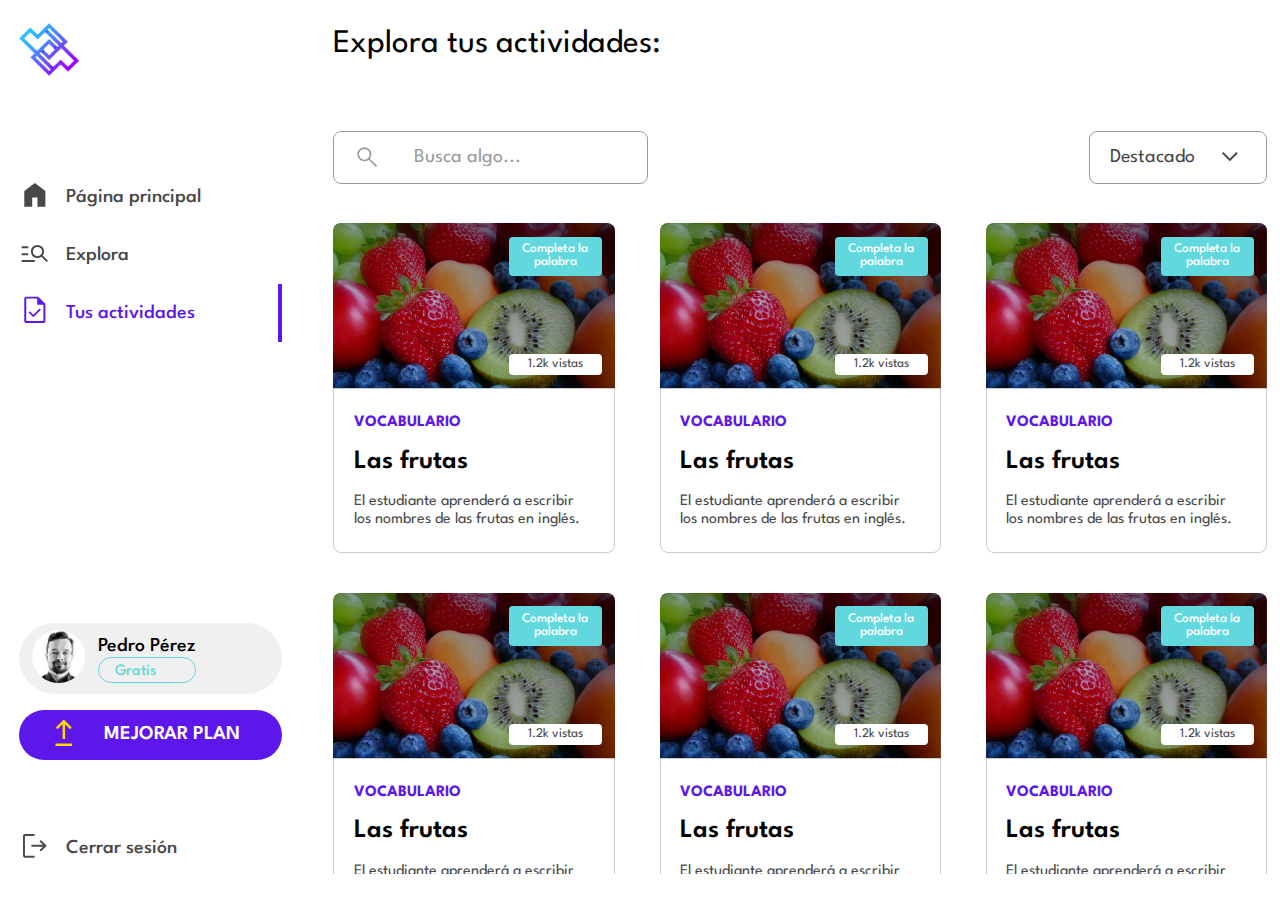
<file: activities.html>
<!DOCTYPE html>
<html lang="es">
<head>
    <meta charset="UTF-8">
    <meta name="viewport" content="width=device-width, initial-scale=1.0">
    <link rel="stylesheet" href="./styles/reset.css">
    <link rel="stylesheet" href="./styles/dashboard/activities.css">
    <link rel="stylesheet" href="./styles/reusables/dashboard-sidebar.css">
    <link rel="icon" href="./resources/activify-logo.png">
    <style>
        @import url('https://fonts.googleapis.com/css2?family=League+Spartan:wght@100;200;300;400;500;600;700;800;900&display=swap');
        @import url('https://fonts.googleapis.com/css2?family=Inter:wght@100;200;300;400;500;600;700;800;900&display=swap');
    </style>
    <title>Tus actividades | Activify</title>
</head>
<body>
    <div class="dashboard-side-bar">
        <div class="top">
            <img src="./resources/activify-logo.png" alt="Activify Logo">
            <nav class="dashboard-nav">
                <a href="./home.html" class="nav-element">
                    <div class="svg-wrapper">
                        <svg xmlns="http://www.w3.org/2000/svg" height="48" viewBox="0 -960 960 960" width="48"><path d="M160-120v-480l320-240 320 240v480H560v-280H400v280H160Z"/></svg>
                    </div>
                    <span>Página principal</span>
                </a>
                <a href="./explore.html" class="nav-element">
                    <div class="svg-wrapper">
                        <svg xmlns="http://www.w3.org/2000/svg" height="48" viewBox="0 -960 960 960" width="48"><path d="M80-200v-60h400v60H80Zm0-210v-60h200v60H80Zm0-210v-60h200v60H80Zm758 420L678-360q-26 20-56 30t-62 10q-83 0-141.5-58.5T360-520q0-83 58.5-141.5T560-720q83 0 141.5 58.5T760-520q0 32-10 62t-30 56l160 160-42 42ZM559.765-380Q618-380 659-420.765q41-40.764 41-99Q700-578 659.235-619q-40.764-41-99-41Q502-660 461-619.235q-41 40.764-41 99Q420-462 460.765-421q40.764 41 99 41Z"/></svg>
                    </div>
                    <span>Explora</span>
                </a>
                <a class="nav-element current selected">
                    <div class="svg-wrapper">
                        <svg xmlns="http://www.w3.org/2000/svg" height="48" viewBox="0 -960 960 960" width="48"><path d="m434-255 229-229-39-39-190 190-103-103-39 39 142 142ZM220-80q-24 0-42-18t-18-42v-680q0-24 18-42t42-18h361l219 219v521q0 24-18 42t-42 18H220Zm331-554v-186H220v680h520v-494H551ZM220-820v186-186 680-680Z"/></svg>
                    </div>
                    <span>Tus actividades</span>
                </a>
            </nav>
        </div>
        <div class="bottom">
            <div class="account-section">
                <a href="./profile.html" class="account-button">
                    <div class="left">
                        <img id="user-account-image" src="./resources/profile-picture-eg.jpg" alt="User Profile Image">
                    </div>
                    <div class="right">
                        <h5 id="user-account-name">Pedro Pérez</h5>
                        <span id="user-account-status">Gratis</span>
                    </div>
                </a>
                <a href="./upgrade-plan.html" class="upgrade-button">
                    <div class="svg-wrapper">
                        <svg xmlns="http://www.w3.org/2000/svg" height="48" viewBox="0 -960 960 960" width="48"><path d="M280-160v-60h400v60H280Zm170-170v-356L329-565l-42-42 193-193 193 193-42 42-121-121v356h-60Z"/></svg>
                    </div>
                    <span>Mejorar Plan</span>
                </a>
            </div>
            <div class="options-section">
                <a href="./index.html" class="nav-element">
                    <div class="svg-wrapper">
                        <svg xmlns="http://www.w3.org/2000/svg" height="48" viewBox="0 -960 960 960" width="48"><path d="M180-120q-24 0-42-18t-18-42v-600q0-24 18-42t42-18h291v60H180v600h291v60H180Zm486-185-43-43 102-102H375v-60h348L621-612l43-43 176 176-174 174Z"/></svg>
                    </div>
                    <span>Cerrar sesión</span>
                </a>
            </div>
        </div>
    </div>
    <div class="mobile-bar">
        <div class="mobile-top-bar">
            <img src="./resources/activify-logo.png" alt="">
            <div class="burger burger1">
                <div></div>
            </div>
            <div class="dropdown-content">
                <a href="./profile.html">
                    <div class="svg-holder">
                        <svg xmlns="http://www.w3.org/2000/svg" height="48" viewBox="0 -960 960 960" width="48"><path d="M222-255q63-40 124.5-60.5T480-336q72 0 134 20.5T739-255q44-54 62.5-109T820-480q0-145-97.5-242.5T480-820q-145 0-242.5 97.5T140-480q0 61 19 116t63 109Zm257.814-195Q422-450 382.5-489.686q-39.5-39.686-39.5-97.5t39.686-97.314q39.686-39.5 97.5-39.5t97.314 39.686q39.5 39.686 39.5 97.5T577.314-489.5q-39.686 39.5-97.5 39.5Zm-.219 370q-83.146 0-156.275-31.5t-127.225-86Q142-252 111-324.841 80-397.681 80-480.5q0-82.819 31.5-155.659Q143-709 197.5-763t127.341-85.5Q397.681-880 480.5-880q82.819 0 155.659 31.5Q709-817 763-763t85.5 127Q880-563 880-480.266q0 82.734-31.5 155.5T763-197.5q-54 54.5-127.129 86T479.595-80Z"/></svg>
                    </div>
                    Perfil
                </a>
                <a href="./upgrade-plan.html">
                    <div class="svg-holder">
                        <svg xmlns="http://www.w3.org/2000/svg" height="48" viewBox="0 -960 960 960" width="48"><path d="M280-160v-60h400v60H280Zm170-170v-356L329-565l-42-42 193-193 193 193-42 42-121-121v356h-60Z"/></svg>
                    </div>
                    Mejorar plan
                </a>
                <a href="./index.html">
                    <div class="svg-holder">
                        <svg xmlns="http://www.w3.org/2000/svg" height="48" viewBox="0 -960 960 960" width="48"><path d="M180-120q-24 0-42-18t-18-42v-600q0-24 18-42t42-18h291v60H180v600h291v60H180Zm486-185-43-43 102-102H375v-60h348L621-612l43-43 176 176-174 174Z"/></svg>
                    </div>
                    Cerrar sesión
                </a>
            </div>
        </div>
        <div class="mobile-bottom-menu">
            <a href="./home.html" class="bottom-menu-button">
                <div class="svg-holder">
                    <svg xmlns="http://www.w3.org/2000/svg" height="48" viewBox="0 -960 960 960" width="48"><path d="M160-120v-480l320-240 320 240v480H560v-280H400v280H160Z"/></svg>
                </div>
                <span>Principal</span>
            </a>
            <a href="./explore.html" class="bottom-menu-button">
                <div class="svg-holder">
                    <svg xmlns="http://www.w3.org/2000/svg" height="48" viewBox="0 -960 960 960" width="48"><path d="M80-200v-60h400v60H80Zm0-210v-60h200v60H80Zm0-210v-60h200v60H80Zm758 420L678-360q-26 20-56 30t-62 10q-83 0-141.5-58.5T360-520q0-83 58.5-141.5T560-720q83 0 141.5 58.5T760-520q0 32-10 62t-30 56l160 160-42 42ZM559.765-380Q618-380 659-420.765q41-40.764 41-99Q700-578 659.235-619q-40.764-41-99-41Q502-660 461-619.235q-41 40.764-41 99Q420-462 460.765-421q40.764 41 99 41Z"/></svg>
                </div>
                <span>Explora</span>
            </a>
            <a class="bottom-menu-button current">
                <div class="svg-holder">
                    <svg xmlns="http://www.w3.org/2000/svg" height="48" viewBox="0 -960 960 960" width="48"><path d="m434-255 229-229-39-39-190 190-103-103-39 39 142 142ZM220-80q-24 0-42-18t-18-42v-680q0-24 18-42t42-18h361l219 219v521q0 24-18 42t-42 18H220Zm331-554v-186H220v680h520v-494H551ZM220-820v186-186 680-680Z"/></svg>
                </div>
                <span>Tus actividades</span>
            </a>
        </div>
    </div>

    <main>
        <h1>Explora tus actividades:</h1>
        <div class="filtering-ui">
            <div class="search-bar">
                <div class="svg-holder">
                    <svg style="fill: #9A9A9A; height: 2rem;" xmlns="http://www.w3.org/2000/svg" height="48" viewBox="0 -960 960 960" width="48"><path d="M796-121 533-384q-30 26-69.959 40.5T378-329q-108.162 0-183.081-75Q120-479 120-585t75-181q75-75 181.5-75t181 75Q632-691 632-584.85 632-542 618-502q-14 40-42 75l264 262-44 44ZM377-389q81.25 0 138.125-57.5T572-585q0-81-56.875-138.5T377-781q-82.083 0-139.542 57.5Q180-666 180-585t57.458 138.5Q294.917-389 377-389Z"/></svg>
                </div>
                <div class="input-holder">
                    <input type="text" placeholder="Busca algo...">
                </div>
            </div>
            <div class="filter-dropdown">
                <span class="current-filter-option">Destacado</span>
                <div class="svg-holder">
                    <svg style="fill: #484848; height: 2.4rem;" xmlns="http://www.w3.org/2000/svg" height="48" viewBox="0 -960 960 960" width="48"><path d="M480-345 240-585l43-43 197 198 197-197 43 43-240 239Z"/></svg>
                </div>
                <div class="filter-dropdown-content hidden">
                    <span style="border-radius: 6px 6px 0 0;" class="selected">Destacado</span>
                    <span>Nuevo</span>
                    <span>Antiguo</span>
                </div>
            </div>
        </div>
        <div class="activities-grid">
            <div class="activity">
                <div class="top" style="background-image: url('./resources/dashboard/result-image.jpg');">
                    <div class="black-image-overlay"></div>
                    <span class="activity-type">Completa la<br>palabra</span>
                    <span class="activity-views">1.2k vistas</span>
                </div>
                <div class="bottom">
                    <h4 class="activity-category">Vocabulario</h4>
                    <h3 class="activity-name">Las frutas</h3>
                    <p class="activity-description">El estudiante aprenderá a escribir los nombres de las frutas en inglés.</p>
                </div>
            </div>
            <div class="activity">
                <div class="top" style="background-image: url('./resources/dashboard/result-image.jpg');">
                    <div class="black-image-overlay"></div>
                    <span class="activity-type">Completa la<br>palabra</span>
                    <span class="activity-views">1.2k vistas</span>
                </div>
                <div class="bottom">
                    <h4 class="activity-category">Vocabulario</h4>
                    <h3 class="activity-name">Las frutas</h3>
                    <p class="activity-description">El estudiante aprenderá a escribir los nombres de las frutas en inglés.</p>
                </div>
            </div>
            <div class="activity">
                <div class="top" style="background-image: url('./resources/dashboard/result-image.jpg');">
                    <div class="black-image-overlay"></div>
                    <span class="activity-type">Completa la<br>palabra</span>
                    <span class="activity-views">1.2k vistas</span>
                </div>
                <div class="bottom">
                    <h4 class="activity-category">Vocabulario</h4>
                    <h3 class="activity-name">Las frutas</h3>
                    <p class="activity-description">El estudiante aprenderá a escribir los nombres de las frutas en inglés.</p>
                </div>
            </div>
            <div class="activity">
                <div class="top" style="background-image: url('./resources/dashboard/result-image.jpg');">
                    <div class="black-image-overlay"></div>
                    <span class="activity-type">Completa la<br>palabra</span>
                    <span class="activity-views">1.2k vistas</span>
                </div>
                <div class="bottom">
                    <h4 class="activity-category">Vocabulario</h4>
                    <h3 class="activity-name">Las frutas</h3>
                    <p class="activity-description">El estudiante aprenderá a escribir los nombres de las frutas en inglés.</p>
                </div>
            </div>
            <div class="activity">
                <div class="top" style="background-image: url('./resources/dashboard/result-image.jpg');">
                    <div class="black-image-overlay"></div>
                    <span class="activity-type">Completa la<br>palabra</span>
                    <span class="activity-views">1.2k vistas</span>
                </div>
                <div class="bottom">
                    <h4 class="activity-category">Vocabulario</h4>
                    <h3 class="activity-name">Las frutas</h3>
                    <p class="activity-description">El estudiante aprenderá a escribir los nombres de las frutas en inglés.</p>
                </div>
            </div>
            <div class="activity">
                <div class="top" style="background-image: url('./resources/dashboard/result-image.jpg');">
                    <div class="black-image-overlay"></div>
                    <span class="activity-type">Completa la<br>palabra</span>
                    <span class="activity-views">1.2k vistas</span>
                </div>
                <div class="bottom">
                    <h4 class="activity-category">Vocabulario</h4>
                    <h3 class="activity-name">Las frutas</h3>
                    <p class="activity-description">El estudiante aprenderá a escribir los nombres de las frutas en inglés.</p>
                </div>
            </div>
        </div>
    </main>

    <script src="./scripts/dashboard/filter-dropdown.js"></script>
    <script src="./scripts/dashboard/navbar.js"></script>
</body>
</html>
</file>
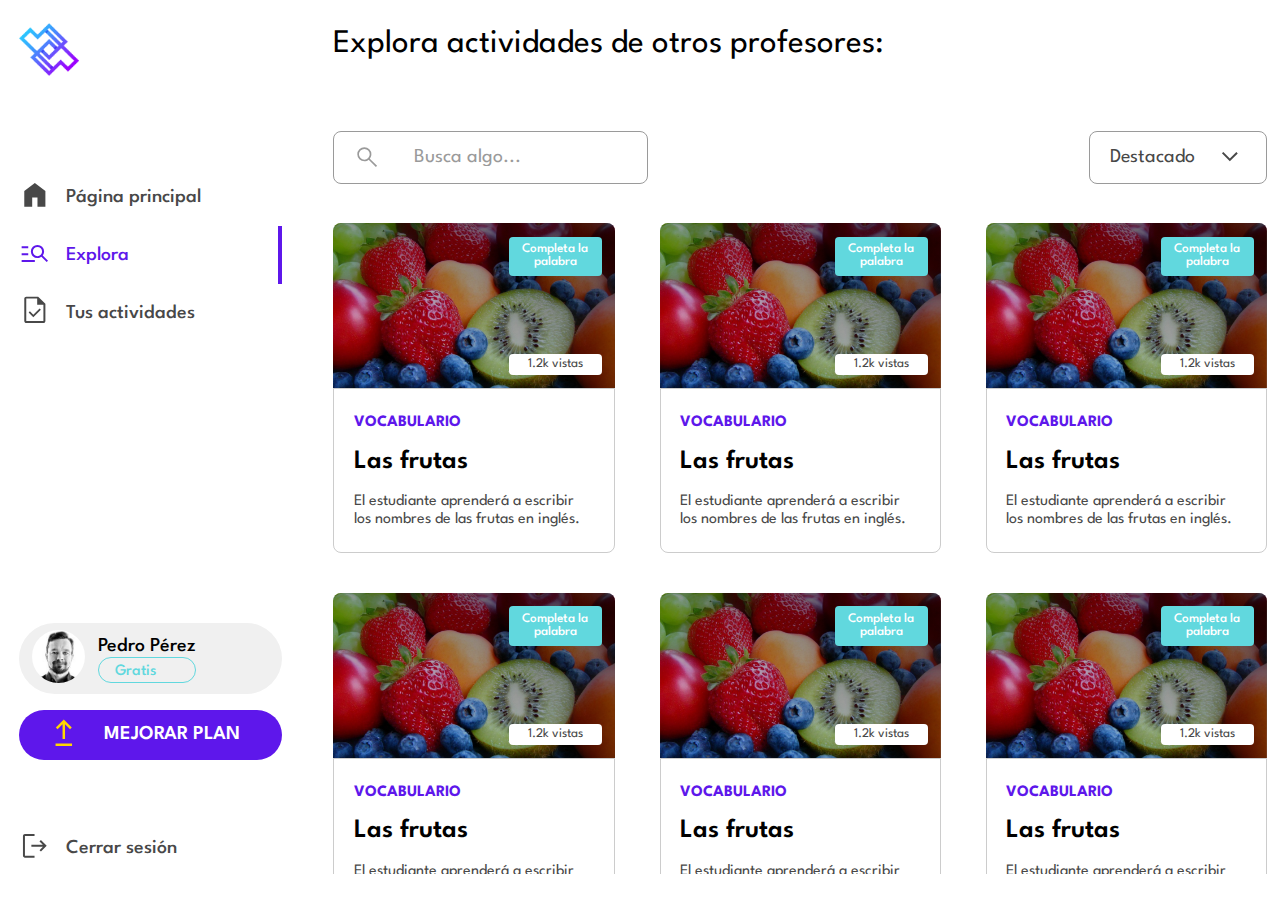
<file: explore.html>
<!DOCTYPE html>
<html lang="es">
<head>
    <meta charset="UTF-8">
    <meta name="viewport" content="width=device-width, initial-scale=1.0">
    <link rel="stylesheet" href="./styles/reset.css">
    <link rel="stylesheet" href="./styles/dashboard/explore.css">
    <link rel="stylesheet" href="./styles/reusables/dashboard-sidebar.css">
    <link rel="icon" href="./resources/activify-logo.png">
    <style>
        @import url('https://fonts.googleapis.com/css2?family=League+Spartan:wght@100;200;300;400;500;600;700;800;900&display=swap');
        @import url('https://fonts.googleapis.com/css2?family=Inter:wght@100;200;300;400;500;600;700;800;900&display=swap');
    </style>
    <title>Explora | Activify</title>
</head>
<body>
    <div class="dashboard-side-bar">
        <div class="top">
            <img src="./resources/activify-logo.png" alt="Activify Logo">
            <nav class="dashboard-nav">
                <a href="./home.html" class="nav-element">
                    <div class="svg-wrapper">
                        <svg xmlns="http://www.w3.org/2000/svg" height="48" viewBox="0 -960 960 960" width="48"><path d="M160-120v-480l320-240 320 240v480H560v-280H400v280H160Z"/></svg>
                    </div>
                    <span>Página principal</span>
                </a>
                <a class="nav-element current selected">
                    <div class="svg-wrapper">
                        <svg xmlns="http://www.w3.org/2000/svg" height="48" viewBox="0 -960 960 960" width="48"><path d="M80-200v-60h400v60H80Zm0-210v-60h200v60H80Zm0-210v-60h200v60H80Zm758 420L678-360q-26 20-56 30t-62 10q-83 0-141.5-58.5T360-520q0-83 58.5-141.5T560-720q83 0 141.5 58.5T760-520q0 32-10 62t-30 56l160 160-42 42ZM559.765-380Q618-380 659-420.765q41-40.764 41-99Q700-578 659.235-619q-40.764-41-99-41Q502-660 461-619.235q-41 40.764-41 99Q420-462 460.765-421q40.764 41 99 41Z"/></svg>
                    </div>
                    <span>Explora</span>
                </a>
                <a href="./activities.html" class="nav-element">
                    <div class="svg-wrapper">
                        <svg xmlns="http://www.w3.org/2000/svg" height="48" viewBox="0 -960 960 960" width="48"><path d="m434-255 229-229-39-39-190 190-103-103-39 39 142 142ZM220-80q-24 0-42-18t-18-42v-680q0-24 18-42t42-18h361l219 219v521q0 24-18 42t-42 18H220Zm331-554v-186H220v680h520v-494H551ZM220-820v186-186 680-680Z"/></svg>
                    </div>
                    <span>Tus actividades</span>
                </a>
            </nav>
        </div>
        <div class="bottom">
            <div class="account-section">
                <a href="./profile.html" class="account-button">
                    <div class="left">
                        <img id="user-account-image" src="./resources/profile-picture-eg.jpg" alt="User Profile Image">
                    </div>
                    <div class="right">
                        <h5 id="user-account-name">Pedro Pérez</h5>
                        <span id="user-account-status">Gratis</span>
                    </div>
                </a>
                <a href="./upgrade-plan.html" class="upgrade-button">
                    <div class="svg-wrapper">
                        <svg xmlns="http://www.w3.org/2000/svg" height="48" viewBox="0 -960 960 960" width="48"><path d="M280-160v-60h400v60H280Zm170-170v-356L329-565l-42-42 193-193 193 193-42 42-121-121v356h-60Z"/></svg>
                    </div>
                    <span>Mejorar Plan</span>
                </a>
            </div>
            <div class="options-section">
                <a href="./index.html" class="nav-element">
                    <div class="svg-wrapper">
                        <svg xmlns="http://www.w3.org/2000/svg" height="48" viewBox="0 -960 960 960" width="48"><path d="M180-120q-24 0-42-18t-18-42v-600q0-24 18-42t42-18h291v60H180v600h291v60H180Zm486-185-43-43 102-102H375v-60h348L621-612l43-43 176 176-174 174Z"/></svg>
                    </div>
                    <span>Cerrar sesión</span>
                </a>
            </div>
        </div>
    </div>
    <div class="mobile-bar">
        <div class="mobile-top-bar">
            <img src="./resources/activify-logo.png" alt="">
            <div class="burger burger1">
                <div></div>
            </div>
            <div class="dropdown-content">
                <a href="./profile.html">
                    <div class="svg-holder">
                        <svg xmlns="http://www.w3.org/2000/svg" height="48" viewBox="0 -960 960 960" width="48"><path d="M222-255q63-40 124.5-60.5T480-336q72 0 134 20.5T739-255q44-54 62.5-109T820-480q0-145-97.5-242.5T480-820q-145 0-242.5 97.5T140-480q0 61 19 116t63 109Zm257.814-195Q422-450 382.5-489.686q-39.5-39.686-39.5-97.5t39.686-97.314q39.686-39.5 97.5-39.5t97.314 39.686q39.5 39.686 39.5 97.5T577.314-489.5q-39.686 39.5-97.5 39.5Zm-.219 370q-83.146 0-156.275-31.5t-127.225-86Q142-252 111-324.841 80-397.681 80-480.5q0-82.819 31.5-155.659Q143-709 197.5-763t127.341-85.5Q397.681-880 480.5-880q82.819 0 155.659 31.5Q709-817 763-763t85.5 127Q880-563 880-480.266q0 82.734-31.5 155.5T763-197.5q-54 54.5-127.129 86T479.595-80Z"/></svg>
                    </div>
                    Perfil
                </a>
                <a href="./upgrade-plan.html">
                    <div class="svg-holder">
                        <svg xmlns="http://www.w3.org/2000/svg" height="48" viewBox="0 -960 960 960" width="48"><path d="M280-160v-60h400v60H280Zm170-170v-356L329-565l-42-42 193-193 193 193-42 42-121-121v356h-60Z"/></svg>
                    </div>
                    Mejorar plan
                </a>
                <a href="./index.html">
                    <div class="svg-holder">
                        <svg xmlns="http://www.w3.org/2000/svg" height="48" viewBox="0 -960 960 960" width="48"><path d="M180-120q-24 0-42-18t-18-42v-600q0-24 18-42t42-18h291v60H180v600h291v60H180Zm486-185-43-43 102-102H375v-60h348L621-612l43-43 176 176-174 174Z"/></svg>
                    </div>
                    Cerrar sesión
                </a>
            </div>
        </div>
        <div class="mobile-bottom-menu">
            <a href="./home.html" class="bottom-menu-button">
                <div class="svg-holder">
                    <svg xmlns="http://www.w3.org/2000/svg" height="48" viewBox="0 -960 960 960" width="48"><path d="M160-120v-480l320-240 320 240v480H560v-280H400v280H160Z"/></svg>
                </div>
                <span>Principal</span>
            </a>
            <a class="bottom-menu-button current">
                <div class="svg-holder">
                    <svg xmlns="http://www.w3.org/2000/svg" height="48" viewBox="0 -960 960 960" width="48"><path d="M80-200v-60h400v60H80Zm0-210v-60h200v60H80Zm0-210v-60h200v60H80Zm758 420L678-360q-26 20-56 30t-62 10q-83 0-141.5-58.5T360-520q0-83 58.5-141.5T560-720q83 0 141.5 58.5T760-520q0 32-10 62t-30 56l160 160-42 42ZM559.765-380Q618-380 659-420.765q41-40.764 41-99Q700-578 659.235-619q-40.764-41-99-41Q502-660 461-619.235q-41 40.764-41 99Q420-462 460.765-421q40.764 41 99 41Z"/></svg>
                </div>
                <span>Explora</span>
            </a>
            <a href="./activities.html" class="bottom-menu-button">
                <div class="svg-holder">
                    <svg xmlns="http://www.w3.org/2000/svg" height="48" viewBox="0 -960 960 960" width="48"><path d="m434-255 229-229-39-39-190 190-103-103-39 39 142 142ZM220-80q-24 0-42-18t-18-42v-680q0-24 18-42t42-18h361l219 219v521q0 24-18 42t-42 18H220Zm331-554v-186H220v680h520v-494H551ZM220-820v186-186 680-680Z"/></svg>
                </div>
                <span>Tus actividades</span>
            </a>
        </div>
    </div>

    <main>
        <h1>Explora actividades de otros profesores:</h1>
        <div class="filtering-ui">
            <div class="search-bar">
                <div class="svg-holder">
                    <svg style="fill: #9A9A9A; height: 2rem;" xmlns="http://www.w3.org/2000/svg" height="48" viewBox="0 -960 960 960" width="48"><path d="M796-121 533-384q-30 26-69.959 40.5T378-329q-108.162 0-183.081-75Q120-479 120-585t75-181q75-75 181.5-75t181 75Q632-691 632-584.85 632-542 618-502q-14 40-42 75l264 262-44 44ZM377-389q81.25 0 138.125-57.5T572-585q0-81-56.875-138.5T377-781q-82.083 0-139.542 57.5Q180-666 180-585t57.458 138.5Q294.917-389 377-389Z"/></svg>
                </div>
                <div class="input-holder">
                    <input type="text" placeholder="Busca algo...">
                </div>
            </div>
            <div class="filter-dropdown">
                <span class="current-filter-option">Destacado</span>
                <div class="svg-holder">
                    <svg style="fill: #484848; height: 2.4rem;" xmlns="http://www.w3.org/2000/svg" height="48" viewBox="0 -960 960 960" width="48"><path d="M480-345 240-585l43-43 197 198 197-197 43 43-240 239Z"/></svg>
                </div>
                <div class="filter-dropdown-content hidden">
                    <span style="border-radius: 6px 6px 0 0;" class="selected">Destacado</span>
                    <span>Nuevo</span>
                    <span>Antiguo</span>
                </div>
            </div>
        </div>
        <div class="activities-grid">
            <div class="activity">
                <div class="top" style="background-image: url('./resources/dashboard/result-image.jpg');">
                    <div class="black-image-overlay"></div>
                    <span class="activity-type">Completa la<br>palabra</span>
                    <span class="activity-views">1.2k vistas</span>
                </div>
                <div class="bottom">
                    <h4 class="activity-category">Vocabulario</h4>
                    <h3 class="activity-name">Las frutas</h3>
                    <p class="activity-description">El estudiante aprenderá a escribir los nombres de las frutas en inglés.</p>
                </div>
            </div>
            <div class="activity">
                <div class="top" style="background-image: url('./resources/dashboard/result-image.jpg');">
                    <div class="black-image-overlay"></div>
                    <span class="activity-type">Completa la<br>palabra</span>
                    <span class="activity-views">1.2k vistas</span>
                </div>
                <div class="bottom">
                    <h4 class="activity-category">Vocabulario</h4>
                    <h3 class="activity-name">Las frutas</h3>
                    <p class="activity-description">El estudiante aprenderá a escribir los nombres de las frutas en inglés.</p>
                </div>
            </div>
            <div class="activity">
                <div class="top" style="background-image: url('./resources/dashboard/result-image.jpg');">
                    <div class="black-image-overlay"></div>
                    <span class="activity-type">Completa la<br>palabra</span>
                    <span class="activity-views">1.2k vistas</span>
                </div>
                <div class="bottom">
                    <h4 class="activity-category">Vocabulario</h4>
                    <h3 class="activity-name">Las frutas</h3>
                    <p class="activity-description">El estudiante aprenderá a escribir los nombres de las frutas en inglés.</p>
                </div>
            </div>
            <div class="activity">
                <div class="top" style="background-image: url('./resources/dashboard/result-image.jpg');">
                    <div class="black-image-overlay"></div>
                    <span class="activity-type">Completa la<br>palabra</span>
                    <span class="activity-views">1.2k vistas</span>
                </div>
                <div class="bottom">
                    <h4 class="activity-category">Vocabulario</h4>
                    <h3 class="activity-name">Las frutas</h3>
                    <p class="activity-description">El estudiante aprenderá a escribir los nombres de las frutas en inglés.</p>
                </div>
            </div>
            <div class="activity">
                <div class="top" style="background-image: url('./resources/dashboard/result-image.jpg');">
                    <div class="black-image-overlay"></div>
                    <span class="activity-type">Completa la<br>palabra</span>
                    <span class="activity-views">1.2k vistas</span>
                </div>
                <div class="bottom">
                    <h4 class="activity-category">Vocabulario</h4>
                    <h3 class="activity-name">Las frutas</h3>
                    <p class="activity-description">El estudiante aprenderá a escribir los nombres de las frutas en inglés.</p>
                </div>
            </div>
            <div class="activity">
                <div class="top" style="background-image: url('./resources/dashboard/result-image.jpg');">
                    <div class="black-image-overlay"></div>
                    <span class="activity-type">Completa la<br>palabra</span>
                    <span class="activity-views">1.2k vistas</span>
                </div>
                <div class="bottom">
                    <h4 class="activity-category">Vocabulario</h4>
                    <h3 class="activity-name">Las frutas</h3>
                    <p class="activity-description">El estudiante aprenderá a escribir los nombres de las frutas en inglés.</p>
                </div>
            </div>
        </div>
    </main>

    <script src="./scripts/dashboard/filter-dropdown.js"></script>
    <script src="./scripts/dashboard/navbar.js"></script>
</body>
</html>
</file>
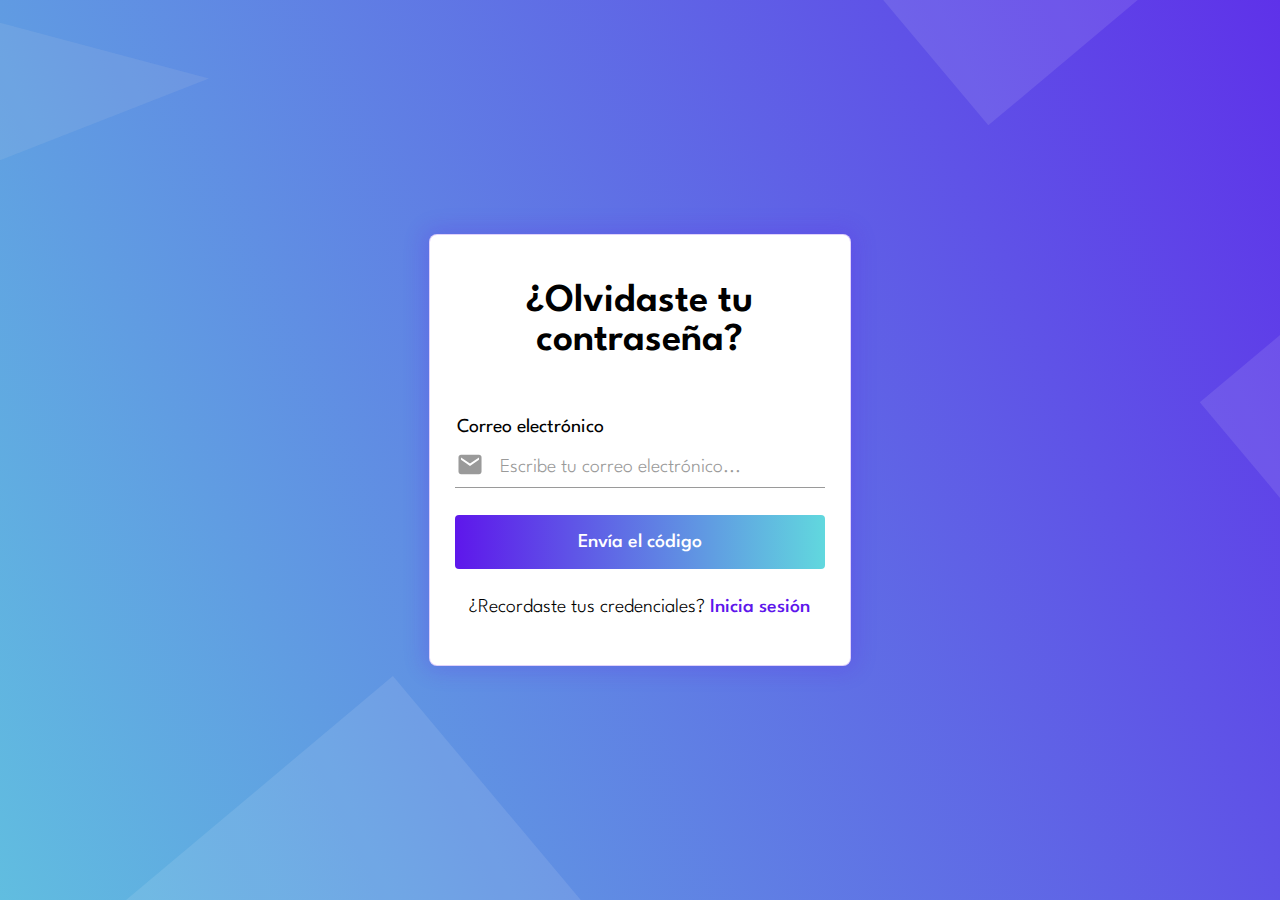
<file: forgot-password.html>
<!DOCTYPE html>
<html lang="es">
<head>
    <meta charset="UTF-8">
    <meta name="title" content="Inicia Sesión | Activify">
    <meta name="description" content="Inicia sesión en Activify y únete a nuestra comunidad de educadores">
    <meta name="og:title" content="Inicia Sesión | Activify">
    <meta name="og:description" content="Inicia sesión en Activify y únete a nuestra comunidad de educadores">
    <meta http-equiv="X-UA-Compatible" content="IE=edge">
    <meta name="viewport" content="width=device-width, initial-scale=1.0">
    <link rel="icon" href="./resources/activify-logo.png">
    <!--Estilos generales-->
    <link rel="stylesheet" href="./styles/reset.css">
    <link rel="stylesheet" href="./styles/session.css">
    <style>
        @import url('https://fonts.googleapis.com/css2?family=League+Spartan:wght@100;200;300;400;500;600;700;800;900&display=swap');
        @import url('https://fonts.googleapis.com/css2?family=Inter:wght@100;200;300;400;500;600;700;800;900&display=swap');
    </style>
    <title>¿Olvidaste tu contraseña? | Activify</title>
</head>
<body>
    <main>
        <section class="session-container login-container">
            <h1>¿Olvidaste tu contraseña?</h1>
            <form action="restore-password.html">
                <div class="session-input">
                    <label for="login-mail-input">Correo electrónico</label>
                    <div class="input-holder">
                        <img src="./resources/session/icons/mail-icon.svg" alt="mail icon">
                        <input id="restore-mail-input" type="email" placeholder="Escribe tu correo electrónico...">
                    </div>
                </div>
                <button type="submit">Envía el código</button>
            </form>
            <p>¿Recordaste tus credenciales? <a href="login.html">Inicia sesión</a></p>
        </section>
    </main>
    
    <script src="./scripts/session.js"></script>
</body>
</html>
</file>
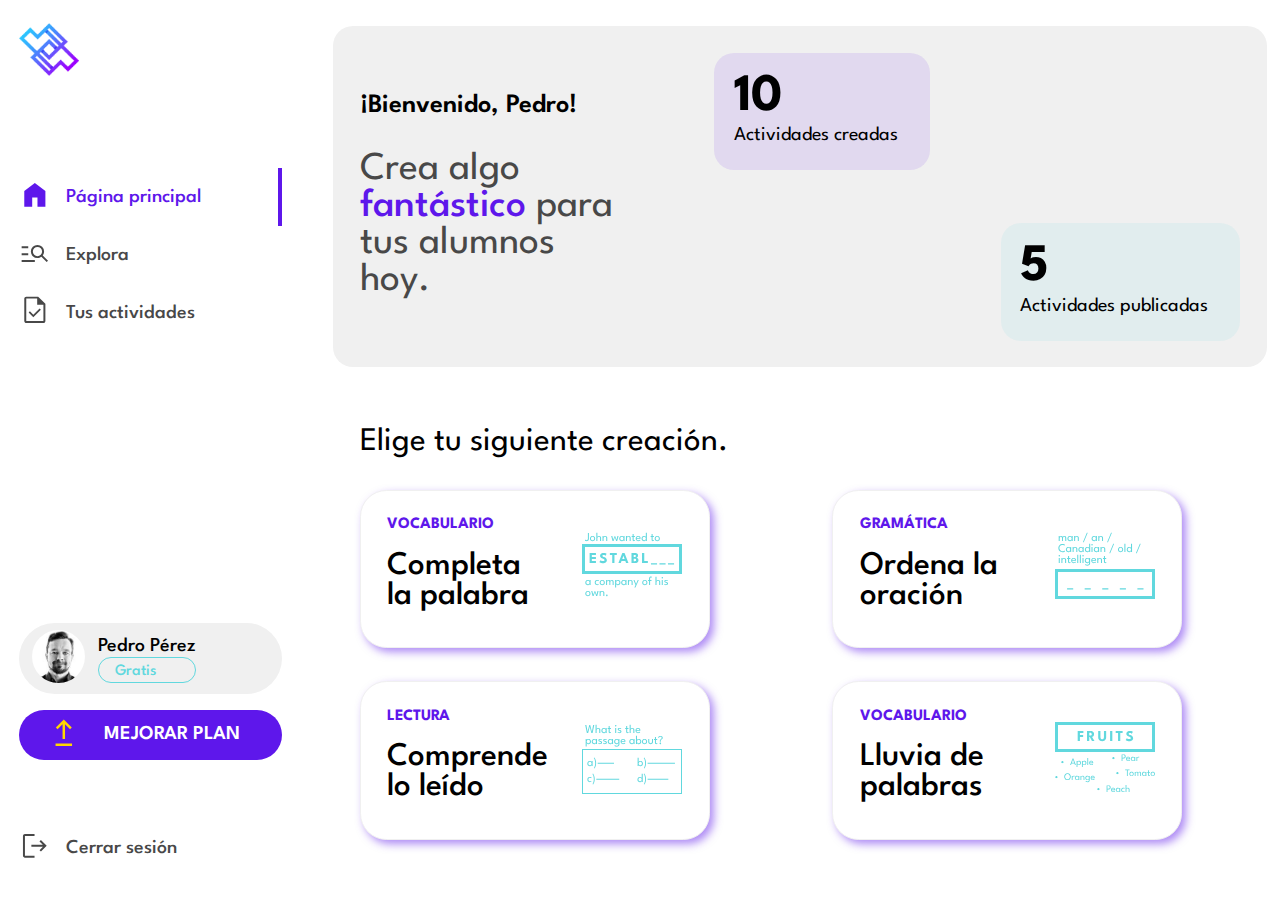
<file: home.html>
<!DOCTYPE html>
<html lang="es">
<head>
    <meta charset="UTF-8">
    <meta name="viewport" content="width=device-width, initial-scale=1.0">
    <link rel="stylesheet" href="./styles/reset.css">
    <link rel="stylesheet" href="./styles/dashboard/home.css">
    <link rel="stylesheet" href="./styles/reusables/dashboard-sidebar.css">
    <link rel="icon" href="./resources/activify-logo.png">
    <style>
        @import url('https://fonts.googleapis.com/css2?family=League+Spartan:wght@100;200;300;400;500;600;700;800;900&display=swap');
        @import url('https://fonts.googleapis.com/css2?family=Inter:wght@100;200;300;400;500;600;700;800;900&display=swap');
    </style>
    <title>Home | Activify</title>
</head>
<body>
    <div class="dashboard-side-bar">
        <div class="top">
            <img src="./resources/activify-logo.png" alt="Activify Logo">
            <nav class="dashboard-nav">
                <a class="nav-element current selected">
                    <div class="svg-wrapper">
                        <svg xmlns="http://www.w3.org/2000/svg" height="48" viewBox="0 -960 960 960" width="48"><path d="M160-120v-480l320-240 320 240v480H560v-280H400v280H160Z"/></svg>
                    </div>
                    <span>Página principal</span>
                </a>
                <a href="./explore.html" class="nav-element">
                    <div class="svg-wrapper">
                        <svg xmlns="http://www.w3.org/2000/svg" height="48" viewBox="0 -960 960 960" width="48"><path d="M80-200v-60h400v60H80Zm0-210v-60h200v60H80Zm0-210v-60h200v60H80Zm758 420L678-360q-26 20-56 30t-62 10q-83 0-141.5-58.5T360-520q0-83 58.5-141.5T560-720q83 0 141.5 58.5T760-520q0 32-10 62t-30 56l160 160-42 42ZM559.765-380Q618-380 659-420.765q41-40.764 41-99Q700-578 659.235-619q-40.764-41-99-41Q502-660 461-619.235q-41 40.764-41 99Q420-462 460.765-421q40.764 41 99 41Z"/></svg>
                    </div>
                    <span>Explora</span>
                </a>
                <a href="./activities.html" class="nav-element">
                    <div class="svg-wrapper">
                        <svg xmlns="http://www.w3.org/2000/svg" height="48" viewBox="0 -960 960 960" width="48"><path d="m434-255 229-229-39-39-190 190-103-103-39 39 142 142ZM220-80q-24 0-42-18t-18-42v-680q0-24 18-42t42-18h361l219 219v521q0 24-18 42t-42 18H220Zm331-554v-186H220v680h520v-494H551ZM220-820v186-186 680-680Z"/></svg>
                    </div>
                    <span>Tus actividades</span>
                </a>
            </nav>
        </div>
        <div class="bottom">
            <div class="account-section">
                <a href="./profile.html" class="account-button">
                    <div class="left">
                        <img id="user-account-image" src="./resources/profile-picture-eg.jpg" alt="User Profile Image">
                    </div>
                    <div class="right">
                        <h5 id="user-account-name">Pedro Pérez</h5>
                        <span id="user-account-status">Gratis</span>
                    </div>
                </a>
                <a href="./upgrade-plan.html" class="upgrade-button">
                    <div class="svg-wrapper">
                        <svg xmlns="http://www.w3.org/2000/svg" height="48" viewBox="0 -960 960 960" width="48"><path d="M280-160v-60h400v60H280Zm170-170v-356L329-565l-42-42 193-193 193 193-42 42-121-121v356h-60Z"/></svg>
                    </div>
                    <span>Mejorar Plan</span>
                </a>
            </div>
            <div class="options-section">
                <a href="./index.html" class="nav-element">
                    <div class="svg-wrapper">
                        <svg xmlns="http://www.w3.org/2000/svg" height="48" viewBox="0 -960 960 960" width="48"><path d="M180-120q-24 0-42-18t-18-42v-600q0-24 18-42t42-18h291v60H180v600h291v60H180Zm486-185-43-43 102-102H375v-60h348L621-612l43-43 176 176-174 174Z"/></svg>
                    </div>
                    <span>Cerrar sesión</span>
                </a>
            </div>
        </div>
    </div>
    <div class="mobile-bar">
        <div class="mobile-top-bar">
            <img src="./resources/activify-logo.png" alt="">
            <div class="burger burger1">
                <div></div>
            </div>
            <div class="dropdown-content">
                <a href="./profile.html">
                    <div class="svg-holder">
                        <svg xmlns="http://www.w3.org/2000/svg" height="48" viewBox="0 -960 960 960" width="48"><path d="M222-255q63-40 124.5-60.5T480-336q72 0 134 20.5T739-255q44-54 62.5-109T820-480q0-145-97.5-242.5T480-820q-145 0-242.5 97.5T140-480q0 61 19 116t63 109Zm257.814-195Q422-450 382.5-489.686q-39.5-39.686-39.5-97.5t39.686-97.314q39.686-39.5 97.5-39.5t97.314 39.686q39.5 39.686 39.5 97.5T577.314-489.5q-39.686 39.5-97.5 39.5Zm-.219 370q-83.146 0-156.275-31.5t-127.225-86Q142-252 111-324.841 80-397.681 80-480.5q0-82.819 31.5-155.659Q143-709 197.5-763t127.341-85.5Q397.681-880 480.5-880q82.819 0 155.659 31.5Q709-817 763-763t85.5 127Q880-563 880-480.266q0 82.734-31.5 155.5T763-197.5q-54 54.5-127.129 86T479.595-80Z"/></svg>
                    </div>
                    Perfil
                </a>
                <a href="./upgrade-plan.html">
                    <div class="svg-holder">
                        <svg xmlns="http://www.w3.org/2000/svg" height="48" viewBox="0 -960 960 960" width="48"><path d="M280-160v-60h400v60H280Zm170-170v-356L329-565l-42-42 193-193 193 193-42 42-121-121v356h-60Z"/></svg>
                    </div>
                    Mejorar plan
                </a>
                <a href="./index.html">
                    <div class="svg-holder">
                        <svg xmlns="http://www.w3.org/2000/svg" height="48" viewBox="0 -960 960 960" width="48"><path d="M180-120q-24 0-42-18t-18-42v-600q0-24 18-42t42-18h291v60H180v600h291v60H180Zm486-185-43-43 102-102H375v-60h348L621-612l43-43 176 176-174 174Z"/></svg>
                    </div>
                    Cerrar sesión
                </a>
            </div>
        </div>
        <div class="mobile-bottom-menu">
            <a class="bottom-menu-button current">
                <div class="svg-holder">
                    <svg xmlns="http://www.w3.org/2000/svg" height="48" viewBox="0 -960 960 960" width="48"><path d="M160-120v-480l320-240 320 240v480H560v-280H400v280H160Z"/></svg>
                </div>
                <span>Principal</span>
            </a>
            <a href="./explore.html" class="bottom-menu-button">
                <div class="svg-holder">
                    <svg xmlns="http://www.w3.org/2000/svg" height="48" viewBox="0 -960 960 960" width="48"><path d="M80-200v-60h400v60H80Zm0-210v-60h200v60H80Zm0-210v-60h200v60H80Zm758 420L678-360q-26 20-56 30t-62 10q-83 0-141.5-58.5T360-520q0-83 58.5-141.5T560-720q83 0 141.5 58.5T760-520q0 32-10 62t-30 56l160 160-42 42ZM559.765-380Q618-380 659-420.765q41-40.764 41-99Q700-578 659.235-619q-40.764-41-99-41Q502-660 461-619.235q-41 40.764-41 99Q420-462 460.765-421q40.764 41 99 41Z"/></svg>
                </div>
                <span>Explora</span>
            </a>
            <a href="./activities.html" class="bottom-menu-button">
                <div class="svg-holder">
                    <svg xmlns="http://www.w3.org/2000/svg" height="48" viewBox="0 -960 960 960" width="48"><path d="m434-255 229-229-39-39-190 190-103-103-39 39 142 142ZM220-80q-24 0-42-18t-18-42v-680q0-24 18-42t42-18h361l219 219v521q0 24-18 42t-42 18H220Zm331-554v-186H220v680h520v-494H551ZM220-820v186-186 680-680Z"/></svg>
                </div>
                <span>Tus actividades</span>
            </a>
        </div>
    </div>

    <main>
        <div class="welcome-container">
            <div class="left">
                <h3>¡Bienvenido, Pedro!</h3>
                <h2>Crea algo <strong>fantástico</strong> para tus alumnos hoy.</h2>
            </div>
            <div class="right">
                <div class="top">
                    <div class="welcome-stat" style="background-color: rgba(94, 23, 235, 0.1);">
                        <h4>10</h4>
                        <span>actividades creadas</span>
                    </div>
                </div>
                <div class="bottom">
                    <div class="welcome-stat" style="background-color: rgba(97, 216, 222, 0.1);">
                        <h4>5</h4>
                        <span>actividades publicadas</span>
                    </div>
                </div>
            </div>
        </div>
        <div class="activities-container">
            <h2>Elige tu siguiente creación.</h2>
            <div class="activities-grid">
                <div class="activity">
                    <div class="left">
                        <h5>Vocabulario</h5>
                        <h3>Completa la palabra</h3>
                    </div>
                    <div class="right">
                        <div class="activity-svg-wrapper">
                            <svg width="100" height="72" viewBox="0 0 100 72" fill="none" xmlns="http://www.w3.org/2000/svg">
                                <path d="M7.6225 23.1H13.945V25.065H9.8575V27.0825H13.9075V28.9875H9.8575V31.035H13.945V33H7.6225V23.1ZM21.4177 22.92C22.0327 22.92 22.5702 22.9875 23.0302 23.1225C23.4902 23.2575 23.8602 23.4 24.1402 23.55C24.4202 23.7 24.5902 23.8 24.6502 23.85L23.5702 25.6575C23.4902 25.5975 23.3527 25.51 23.1577 25.395C22.9677 25.28 22.7402 25.1775 22.4752 25.0875C22.2152 24.9975 21.9427 24.9525 21.6577 24.9525C21.2727 24.9525 20.9602 25.0225 20.7202 25.1625C20.4852 25.2975 20.3677 25.5 20.3677 25.77C20.3677 25.955 20.4302 26.1225 20.5552 26.2725C20.6852 26.4175 20.8802 26.5575 21.1402 26.6925C21.4052 26.8225 21.7402 26.965 22.1452 27.12C22.5152 27.255 22.8627 27.415 23.1877 27.6C23.5127 27.785 23.7977 28.005 24.0427 28.26C24.2927 28.51 24.4902 28.8 24.6352 29.13C24.7802 29.46 24.8527 29.835 24.8527 30.255C24.8527 30.755 24.7502 31.19 24.5452 31.56C24.3402 31.925 24.0602 32.2275 23.7052 32.4675C23.3552 32.7075 22.9552 32.885 22.5052 33C22.0602 33.12 21.5977 33.18 21.1177 33.18C20.4377 33.18 19.8277 33.1025 19.2877 32.9475C18.7527 32.7925 18.3202 32.625 17.9902 32.445C17.6602 32.265 17.4627 32.145 17.3977 32.085L18.5152 30.2025C18.5752 30.2475 18.6902 30.32 18.8602 30.42C19.0352 30.52 19.2477 30.625 19.4977 30.735C19.7477 30.84 20.0127 30.93 20.2927 31.005C20.5777 31.08 20.8577 31.1175 21.1327 31.1175C21.5927 31.1175 21.9377 31.03 22.1677 30.855C22.3977 30.675 22.5127 30.44 22.5127 30.15C22.5127 29.935 22.4402 29.7425 22.2952 29.5725C22.1502 29.4025 21.9327 29.2425 21.6427 29.0925C21.3527 28.9375 20.9902 28.775 20.5552 28.605C20.1202 28.43 19.7127 28.2175 19.3327 27.9675C18.9577 27.7175 18.6527 27.405 18.4177 27.03C18.1827 26.655 18.0652 26.19 18.0652 25.635C18.0652 25.08 18.2202 24.6 18.5302 24.195C18.8452 23.785 19.2577 23.47 19.7677 23.25C20.2827 23.03 20.8327 22.92 21.4177 22.92ZM30.2238 25.065H27.8613V23.1H34.8213V25.065H32.4663V33H30.2238V25.065ZM40.3116 23.1H42.5391L46.4466 33H44.0541L43.3341 31.0125H39.5241L38.7966 33H36.3966L40.3116 23.1ZM40.2741 29.0475H42.5916L41.4441 25.8H41.4216L40.2741 29.0475ZM49.4733 23.1H52.8708C53.4358 23.1 53.9583 23.1775 54.4383 23.3325C54.9233 23.4875 55.3133 23.7425 55.6083 24.0975C55.9083 24.4475 56.0583 24.9225 56.0583 25.5225C56.0583 25.9175 55.9833 26.27 55.8333 26.58C55.6883 26.89 55.4933 27.145 55.2483 27.345C55.0083 27.54 54.7458 27.67 54.4608 27.735C54.7108 27.765 54.9533 27.8375 55.1883 27.9525C55.4283 28.0625 55.6433 28.2175 55.8333 28.4175C56.0283 28.6125 56.1808 28.8575 56.2908 29.1525C56.4058 29.4425 56.4633 29.7875 56.4633 30.1875C56.4633 30.7425 56.3383 31.2325 56.0883 31.6575C55.8433 32.0775 55.4833 32.4075 55.0083 32.6475C54.5383 32.8825 53.9608 33 53.2758 33H49.4733V23.1ZM51.7158 31.2075H52.7358C53.0558 31.2075 53.3158 31.16 53.5158 31.065C53.7208 30.965 53.8708 30.825 53.9658 30.645C54.0608 30.46 54.1083 30.24 54.1083 29.985C54.1083 29.585 53.9833 29.2925 53.7333 29.1075C53.4883 28.9175 53.1433 28.8225 52.6983 28.8225H51.7158V31.2075ZM51.7158 27.0675H52.6233C52.8883 27.0675 53.1083 27.02 53.2833 26.925C53.4633 26.83 53.5983 26.6975 53.6883 26.5275C53.7833 26.3525 53.8308 26.1525 53.8308 25.9275C53.8308 25.5225 53.7158 25.25 53.4858 25.11C53.2558 24.965 52.9408 24.8925 52.5408 24.8925H51.7158V27.0675ZM60.0272 23.1H62.2697V31.035H65.8622V33H60.0272V23.1ZM68.9482 34.47V33.1875H75.0757V34.47H68.9482ZM77.4514 34.47V33.1875H83.5789V34.47H77.4514ZM85.9545 34.47V33.1875H92.082V34.47H85.9545Z" fill="#61D8DE"/>
                                <rect x="1.5" y="15.5" width="97" height="27" stroke="#61D8DE" stroke-width="3"/>
                                <path d="M6.918 8.594C6.918 9.122 6.836 9.576 6.672 9.956C6.508 10.336 6.262 10.63 5.934 10.838C5.61 11.042 5.206 11.144 4.722 11.144C4.342 11.144 4.022 11.092 3.762 10.988C3.502 10.884 3.3 10.77 3.156 10.646C3.012 10.518 2.922 10.424 2.886 10.364L3.336 9.482C3.38 9.554 3.45 9.644 3.546 9.752C3.642 9.856 3.776 9.948 3.948 10.028C4.12 10.108 4.336 10.148 4.596 10.148C4.904 10.148 5.152 10.078 5.34 9.938C5.532 9.794 5.672 9.596 5.76 9.344C5.848 9.092 5.892 8.8 5.892 8.468V3.08H6.918V8.594ZM10.5741 11.144C10.0661 11.144 9.61406 11.03 9.21806 10.802C8.82606 10.574 8.51806 10.266 8.29406 9.878C8.07006 9.486 7.95806 9.044 7.95806 8.552C7.95806 8.06 8.07006 7.616 8.29406 7.22C8.51806 6.824 8.82606 6.51 9.21806 6.278C9.61406 6.046 10.0661 5.93 10.5741 5.93C11.0781 5.93 11.5241 6.046 11.9121 6.278C12.3041 6.51 12.6101 6.824 12.8301 7.22C13.0501 7.616 13.1601 8.06 13.1601 8.552C13.1601 9.044 13.0501 9.486 12.8301 9.878C12.6101 10.266 12.3041 10.574 11.9121 10.802C11.5241 11.03 11.0781 11.144 10.5741 11.144ZM10.5741 10.25C10.8941 10.25 11.1721 10.176 11.4081 10.028C11.6481 9.88 11.8341 9.678 11.9661 9.422C12.0981 9.162 12.1641 8.87 12.1641 8.546C12.1641 8.222 12.0981 7.93 11.9661 7.67C11.8341 7.41 11.6481 7.204 11.4081 7.052C11.1721 6.9 10.8941 6.824 10.5741 6.824C10.2501 6.824 9.96806 6.9 9.72806 7.052C9.48806 7.204 9.30006 7.41 9.16406 7.67C9.03206 7.93 8.96606 8.222 8.96606 8.546C8.96606 8.87 9.03206 9.162 9.16406 9.422C9.30006 9.678 9.48806 9.88 9.72806 10.028C9.96806 10.176 10.2501 10.25 10.5741 10.25ZM17.1075 5.93C17.4315 5.93 17.7455 5.998 18.0495 6.134C18.3575 6.27 18.6095 6.486 18.8055 6.782C19.0055 7.074 19.1055 7.456 19.1055 7.928V11H18.0495V8.132C18.0495 7.644 17.9375 7.29 17.7135 7.07C17.4935 6.846 17.2035 6.734 16.8435 6.734C16.6035 6.734 16.3735 6.802 16.1535 6.938C15.9335 7.07 15.7515 7.254 15.6075 7.49C15.4675 7.722 15.3975 7.986 15.3975 8.282V11H14.3415V2.744H15.3975V6.95C15.4335 6.814 15.5295 6.666 15.6855 6.506C15.8455 6.346 16.0495 6.21 16.2975 6.098C16.5455 5.986 16.8155 5.93 17.1075 5.93ZM23.2707 5.93C23.5947 5.93 23.9087 5.998 24.2127 6.134C24.5207 6.27 24.7727 6.486 24.9687 6.782C25.1687 7.074 25.2687 7.456 25.2687 7.928V11H24.2127V8.132C24.2127 7.644 24.0987 7.29 23.8707 7.07C23.6427 6.846 23.3487 6.734 22.9887 6.734C22.7527 6.734 22.5247 6.802 22.3047 6.938C22.0887 7.07 21.9107 7.254 21.7707 7.49C21.6307 7.722 21.5607 7.986 21.5607 8.282V11H20.5167V6.074H21.5607V6.95C21.5967 6.814 21.6947 6.666 21.8547 6.506C22.0147 6.346 22.2187 6.21 22.4667 6.098C22.7147 5.986 22.9827 5.93 23.2707 5.93ZM32.8682 7.31L31.6142 11H30.5342L29.1962 6.074H30.3062L31.2002 9.86L32.4362 6.17H33.3002L34.5242 9.86L35.4242 6.074H36.5402L35.2022 11H34.1222L32.8682 7.31ZM41.5275 11V10.04C41.4955 10.14 41.4015 10.278 41.2455 10.454C41.0935 10.63 40.8835 10.79 40.6155 10.934C40.3515 11.074 40.0395 11.144 39.6795 11.144C39.2235 11.144 38.8095 11.036 38.4375 10.82C38.0695 10.604 37.7755 10.302 37.5555 9.914C37.3395 9.522 37.2315 9.064 37.2315 8.54C37.2315 8.016 37.3395 7.56 37.5555 7.172C37.7755 6.78 38.0695 6.476 38.4375 6.26C38.8095 6.04 39.2235 5.93 39.6795 5.93C40.0355 5.93 40.3435 5.994 40.6035 6.122C40.8675 6.25 41.0775 6.398 41.2335 6.566C41.3935 6.734 41.4875 6.878 41.5155 6.998V6.074H42.5475V11H41.5275ZM38.2635 8.54C38.2635 8.896 38.3415 9.204 38.4975 9.464C38.6535 9.724 38.8555 9.926 39.1035 10.07C39.3555 10.21 39.6235 10.28 39.9075 10.28C40.2115 10.28 40.4835 10.208 40.7235 10.064C40.9635 9.92 41.1535 9.718 41.2935 9.458C41.4335 9.194 41.5035 8.888 41.5035 8.54C41.5035 8.192 41.4335 7.888 41.2935 7.628C41.1535 7.364 40.9635 7.16 40.7235 7.016C40.4835 6.868 40.2115 6.794 39.9075 6.794C39.6235 6.794 39.3555 6.866 39.1035 7.01C38.8555 7.154 38.6535 7.356 38.4975 7.616C38.3415 7.876 38.2635 8.184 38.2635 8.54ZM46.6965 5.93C47.0205 5.93 47.3345 5.998 47.6385 6.134C47.9465 6.27 48.1985 6.486 48.3945 6.782C48.5945 7.074 48.6945 7.456 48.6945 7.928V11H47.6385V8.132C47.6385 7.644 47.5245 7.29 47.2965 7.07C47.0685 6.846 46.7745 6.734 46.4145 6.734C46.1785 6.734 45.9505 6.802 45.7305 6.938C45.5145 7.07 45.3365 7.254 45.1965 7.49C45.0565 7.722 44.9865 7.986 44.9865 8.282V11H43.9425V6.074H44.9865V6.95C45.0225 6.814 45.1205 6.666 45.2805 6.506C45.4405 6.346 45.6445 6.21 45.8925 6.098C46.1405 5.986 46.4085 5.93 46.6965 5.93ZM49.6397 6.074H50.6057V4.052H51.6437V6.074H52.9097V6.968H51.6437V9.404C51.6437 9.692 51.6937 9.904 51.7937 10.04C51.8977 10.176 52.0357 10.244 52.2077 10.244C52.3597 10.244 52.4777 10.216 52.5617 10.16C52.6457 10.104 52.6957 10.066 52.7117 10.046L53.1257 10.814C53.1017 10.834 53.0377 10.872 52.9337 10.928C52.8297 10.984 52.6957 11.034 52.5317 11.078C52.3677 11.122 52.1757 11.144 51.9557 11.144C51.5717 11.144 51.2497 11.028 50.9897 10.796C50.7337 10.56 50.6057 10.188 50.6057 9.68V6.968H49.6397V6.074ZM54.6863 8.75C54.6903 9.046 54.7543 9.316 54.8783 9.56C55.0023 9.804 55.1863 9.998 55.4303 10.142C55.6783 10.286 55.9823 10.358 56.3423 10.358C56.6463 10.358 56.9043 10.314 57.1163 10.226C57.3323 10.134 57.5083 10.026 57.6443 9.902C57.7803 9.774 57.8783 9.66 57.9383 9.56L58.4483 10.19C58.3163 10.382 58.1543 10.55 57.9623 10.694C57.7743 10.838 57.5443 10.948 57.2723 11.024C57.0003 11.104 56.6683 11.144 56.2763 11.144C55.7483 11.144 55.2903 11.032 54.9023 10.808C54.5183 10.58 54.2223 10.266 54.0143 9.866C53.8063 9.462 53.7023 9 53.7023 8.48C53.7023 8 53.8003 7.568 53.9963 7.184C54.1923 6.796 54.4763 6.49 54.8483 6.266C55.2243 6.042 55.6763 5.93 56.2043 5.93C56.6883 5.93 57.1083 6.032 57.4643 6.236C57.8243 6.436 58.1023 6.72 58.2983 7.088C58.4983 7.456 58.5983 7.896 58.5983 8.408C58.5983 8.44 58.5963 8.498 58.5923 8.582C58.5883 8.662 58.5843 8.718 58.5803 8.75H54.6863ZM57.6023 7.964C57.5983 7.8 57.5503 7.62 57.4583 7.424C57.3703 7.228 57.2263 7.06 57.0263 6.92C56.8263 6.78 56.5563 6.71 56.2163 6.71C55.8643 6.71 55.5803 6.778 55.3643 6.914C55.1523 7.05 54.9963 7.216 54.8963 7.412C54.7963 7.604 54.7383 7.788 54.7223 7.964H57.6023ZM61.9231 11.144C61.4711 11.144 61.0651 11.036 60.7051 10.82C60.3491 10.604 60.0671 10.302 59.8591 9.914C59.6551 9.522 59.5531 9.064 59.5531 8.54C59.5531 8.016 59.6551 7.56 59.8591 7.172C60.0671 6.78 60.3491 6.476 60.7051 6.26C61.0651 6.04 61.4711 5.93 61.9231 5.93C62.2871 5.93 62.6071 5.994 62.8831 6.122C63.1591 6.246 63.3791 6.392 63.5431 6.56C63.7071 6.728 63.8011 6.874 63.8251 6.998V2.744H64.8751V11H63.8431V10.04C63.7991 10.176 63.6891 10.33 63.5131 10.502C63.3411 10.674 63.1191 10.824 62.8471 10.952C62.5751 11.08 62.2671 11.144 61.9231 11.144ZM62.1631 10.28C62.4671 10.28 62.7451 10.208 62.9971 10.064C63.2491 9.92 63.4491 9.718 63.5971 9.458C63.7491 9.194 63.8251 8.888 63.8251 8.54C63.8251 8.192 63.7491 7.888 63.5971 7.628C63.4491 7.364 63.2491 7.16 62.9971 7.016C62.7451 6.868 62.4671 6.794 62.1631 6.794C61.8831 6.794 61.6231 6.866 61.3831 7.01C61.1431 7.154 60.9491 7.356 60.8011 7.616C60.6571 7.876 60.5851 8.184 60.5851 8.54C60.5851 8.896 60.6571 9.204 60.8011 9.464C60.9491 9.724 61.1431 9.926 61.3831 10.07C61.6231 10.21 61.8831 10.28 62.1631 10.28ZM68.6123 6.074H69.5783V4.052H70.6163V6.074H71.8823V6.968H70.6163V9.404C70.6163 9.692 70.6663 9.904 70.7663 10.04C70.8703 10.176 71.0083 10.244 71.1803 10.244C71.3323 10.244 71.4503 10.216 71.5343 10.16C71.6183 10.104 71.6683 10.066 71.6843 10.046L72.0983 10.814C72.0743 10.834 72.0103 10.872 71.9063 10.928C71.8023 10.984 71.6683 11.034 71.5043 11.078C71.3403 11.122 71.1483 11.144 70.9283 11.144C70.5443 11.144 70.2223 11.028 69.9623 10.796C69.7063 10.56 69.5783 10.188 69.5783 9.68V6.968H68.6123V6.074ZM75.285 11.144C74.777 11.144 74.325 11.03 73.929 10.802C73.537 10.574 73.229 10.266 73.005 9.878C72.781 9.486 72.669 9.044 72.669 8.552C72.669 8.06 72.781 7.616 73.005 7.22C73.229 6.824 73.537 6.51 73.929 6.278C74.325 6.046 74.777 5.93 75.285 5.93C75.789 5.93 76.235 6.046 76.623 6.278C77.015 6.51 77.321 6.824 77.541 7.22C77.761 7.616 77.871 8.06 77.871 8.552C77.871 9.044 77.761 9.486 77.541 9.878C77.321 10.266 77.015 10.574 76.623 10.802C76.235 11.03 75.789 11.144 75.285 11.144ZM75.285 10.25C75.605 10.25 75.883 10.176 76.119 10.028C76.359 9.88 76.545 9.678 76.677 9.422C76.809 9.162 76.875 8.87 76.875 8.546C76.875 8.222 76.809 7.93 76.677 7.67C76.545 7.41 76.359 7.204 76.119 7.052C75.883 6.9 75.605 6.824 75.285 6.824C74.961 6.824 74.679 6.9 74.439 7.052C74.199 7.204 74.011 7.41 73.875 7.67C73.743 7.93 73.677 8.222 73.677 8.546C73.677 8.87 73.743 9.162 73.875 9.422C74.011 9.678 74.199 9.88 74.439 10.028C74.679 10.176 74.961 10.25 75.285 10.25Z" fill="#61D8DE"/>
                                <path d="M7.59 55V54.04C7.558 54.14 7.464 54.278 7.308 54.454C7.156 54.63 6.946 54.79 6.678 54.934C6.414 55.074 6.102 55.144 5.742 55.144C5.286 55.144 4.872 55.036 4.5 54.82C4.132 54.604 3.838 54.302 3.618 53.914C3.402 53.522 3.294 53.064 3.294 52.54C3.294 52.016 3.402 51.56 3.618 51.172C3.838 50.78 4.132 50.476 4.5 50.26C4.872 50.04 5.286 49.93 5.742 49.93C6.098 49.93 6.406 49.994 6.666 50.122C6.93 50.25 7.14 50.398 7.296 50.566C7.456 50.734 7.55 50.878 7.578 50.998V50.074H8.61V55H7.59ZM4.326 52.54C4.326 52.896 4.404 53.204 4.56 53.464C4.716 53.724 4.918 53.926 5.166 54.07C5.418 54.21 5.686 54.28 5.97 54.28C6.274 54.28 6.546 54.208 6.786 54.064C7.026 53.92 7.216 53.718 7.356 53.458C7.496 53.194 7.566 52.888 7.566 52.54C7.566 52.192 7.496 51.888 7.356 51.628C7.216 51.364 7.026 51.16 6.786 51.016C6.546 50.868 6.274 50.794 5.97 50.794C5.686 50.794 5.418 50.866 5.166 51.01C4.918 51.154 4.716 51.356 4.56 51.616C4.404 51.876 4.326 52.184 4.326 52.54ZM15.3153 54.28C15.6273 54.28 15.8793 54.23 16.0713 54.13C16.2633 54.03 16.3833 53.958 16.4313 53.914L16.9413 54.664C16.9013 54.7 16.8053 54.758 16.6533 54.838C16.5053 54.914 16.3133 54.984 16.0773 55.048C15.8453 55.112 15.5813 55.144 15.2853 55.144C14.8333 55.144 14.4133 55.044 14.0253 54.844C13.6373 54.64 13.3233 54.344 13.0833 53.956C12.8473 53.568 12.7293 53.094 12.7293 52.534C12.7293 51.97 12.8473 51.496 13.0833 51.112C13.3233 50.724 13.6373 50.43 14.0253 50.23C14.4133 50.03 14.8333 49.93 15.2853 49.93C15.5773 49.93 15.8373 49.966 16.0653 50.038C16.2933 50.106 16.4813 50.182 16.6293 50.266C16.7773 50.35 16.8753 50.414 16.9233 50.458L16.4073 51.208C16.3753 51.176 16.3133 51.128 16.2213 51.064C16.1333 50.996 16.0133 50.934 15.8613 50.878C15.7093 50.822 15.5273 50.794 15.3153 50.794C15.0593 50.794 14.8093 50.864 14.5653 51.004C14.3253 51.14 14.1273 51.338 13.9713 51.598C13.8153 51.858 13.7373 52.17 13.7373 52.534C13.7373 52.898 13.8153 53.212 13.9713 53.476C14.1273 53.736 14.3253 53.936 14.5653 54.076C14.8093 54.212 15.0593 54.28 15.3153 54.28ZM20.2538 55.144C19.7458 55.144 19.2938 55.03 18.8978 54.802C18.5058 54.574 18.1978 54.266 17.9738 53.878C17.7498 53.486 17.6378 53.044 17.6378 52.552C17.6378 52.06 17.7498 51.616 17.9738 51.22C18.1978 50.824 18.5058 50.51 18.8978 50.278C19.2938 50.046 19.7458 49.93 20.2538 49.93C20.7578 49.93 21.2038 50.046 21.5918 50.278C21.9838 50.51 22.2898 50.824 22.5098 51.22C22.7298 51.616 22.8398 52.06 22.8398 52.552C22.8398 53.044 22.7298 53.486 22.5098 53.878C22.2898 54.266 21.9838 54.574 21.5918 54.802C21.2038 55.03 20.7578 55.144 20.2538 55.144ZM20.2538 54.25C20.5738 54.25 20.8518 54.176 21.0878 54.028C21.3278 53.88 21.5138 53.678 21.6458 53.422C21.7778 53.162 21.8438 52.87 21.8438 52.546C21.8438 52.222 21.7778 51.93 21.6458 51.67C21.5138 51.41 21.3278 51.204 21.0878 51.052C20.8518 50.9 20.5738 50.824 20.2538 50.824C19.9298 50.824 19.6478 50.9 19.4078 51.052C19.1678 51.204 18.9798 51.41 18.8438 51.67C18.7118 51.93 18.6458 52.222 18.6458 52.546C18.6458 52.87 18.7118 53.162 18.8438 53.422C18.9798 53.678 19.1678 53.88 19.4078 54.028C19.6478 54.176 19.9298 54.25 20.2538 54.25ZM29.9072 49.93C30.2712 49.93 30.5832 50.01 30.8432 50.17C31.1032 50.326 31.3012 50.566 31.4372 50.89C31.5772 51.214 31.6472 51.628 31.6472 52.132V55H30.6152V52.342C30.6152 51.81 30.5412 51.41 30.3932 51.142C30.2452 50.874 29.9752 50.74 29.5832 50.74C29.3752 50.74 29.1752 50.798 28.9832 50.914C28.7952 51.026 28.6392 51.2 28.5152 51.436C28.3952 51.672 28.3352 51.974 28.3352 52.342V55H27.3632V52.342C27.3632 51.81 27.2712 51.41 27.0872 51.142C26.9032 50.874 26.6452 50.74 26.3132 50.74C26.1012 50.74 25.9012 50.796 25.7132 50.908C25.5292 51.016 25.3792 51.188 25.2632 51.424C25.1472 51.66 25.0892 51.966 25.0892 52.342V55H24.0512V50.074H25.0892V50.83C25.1332 50.706 25.2272 50.574 25.3712 50.434C25.5192 50.294 25.7072 50.176 25.9352 50.08C26.1672 49.98 26.4252 49.93 26.7092 49.93C27.0052 49.93 27.2532 49.99 27.4532 50.11C27.6532 50.23 27.8112 50.378 27.9272 50.554C28.0432 50.726 28.1232 50.892 28.1672 51.052C28.2232 50.88 28.3312 50.708 28.4912 50.536C28.6512 50.36 28.8532 50.216 29.0972 50.104C29.3412 49.988 29.6112 49.93 29.9072 49.93ZM34.1469 57.496H33.1089V50.074H34.1649V50.998C34.2009 50.874 34.3009 50.728 34.4649 50.56C34.6289 50.392 34.8489 50.246 35.1249 50.122C35.4049 49.994 35.7249 49.93 36.0849 49.93C36.5409 49.93 36.9449 50.04 37.2969 50.26C37.6529 50.476 37.9309 50.78 38.1309 51.172C38.3349 51.56 38.4369 52.016 38.4369 52.54C38.4369 53.064 38.3329 53.522 38.1249 53.914C37.9169 54.302 37.6329 54.604 37.2729 54.82C36.9169 55.036 36.5089 55.144 36.0489 55.144C35.6769 55.144 35.3509 55.074 35.0709 54.934C34.7949 54.794 34.5769 54.636 34.4169 54.46C34.2609 54.284 34.1709 54.144 34.1469 54.04V57.496ZM37.4049 52.54C37.4049 52.184 37.3309 51.876 37.1829 51.616C37.0389 51.356 36.8469 51.154 36.6069 51.01C36.3669 50.866 36.1069 50.794 35.8269 50.794C35.5189 50.794 35.2389 50.868 34.9869 51.016C34.7349 51.16 34.5349 51.364 34.3869 51.628C34.2389 51.888 34.1649 52.192 34.1649 52.54C34.1649 52.888 34.2389 53.194 34.3869 53.458C34.5349 53.718 34.7349 53.92 34.9869 54.064C35.2389 54.208 35.5189 54.28 35.8269 54.28C36.1069 54.28 36.3669 54.21 36.6069 54.07C36.8469 53.926 37.0389 53.724 37.1829 53.464C37.3309 53.204 37.4049 52.896 37.4049 52.54ZM43.4845 55V54.04C43.4525 54.14 43.3585 54.278 43.2025 54.454C43.0505 54.63 42.8405 54.79 42.5725 54.934C42.3085 55.074 41.9965 55.144 41.6365 55.144C41.1805 55.144 40.7665 55.036 40.3945 54.82C40.0265 54.604 39.7325 54.302 39.5125 53.914C39.2965 53.522 39.1885 53.064 39.1885 52.54C39.1885 52.016 39.2965 51.56 39.5125 51.172C39.7325 50.78 40.0265 50.476 40.3945 50.26C40.7665 50.04 41.1805 49.93 41.6365 49.93C41.9925 49.93 42.3005 49.994 42.5605 50.122C42.8245 50.25 43.0345 50.398 43.1905 50.566C43.3505 50.734 43.4445 50.878 43.4725 50.998V50.074H44.5045V55H43.4845ZM40.2205 52.54C40.2205 52.896 40.2985 53.204 40.4545 53.464C40.6105 53.724 40.8125 53.926 41.0605 54.07C41.3125 54.21 41.5805 54.28 41.8645 54.28C42.1685 54.28 42.4405 54.208 42.6805 54.064C42.9205 53.92 43.1105 53.718 43.2505 53.458C43.3905 53.194 43.4605 52.888 43.4605 52.54C43.4605 52.192 43.3905 51.888 43.2505 51.628C43.1105 51.364 42.9205 51.16 42.6805 51.016C42.4405 50.868 42.1685 50.794 41.8645 50.794C41.5805 50.794 41.3125 50.866 41.0605 51.01C40.8125 51.154 40.6105 51.356 40.4545 51.616C40.2985 51.876 40.2205 52.184 40.2205 52.54ZM48.6535 49.93C48.9775 49.93 49.2915 49.998 49.5955 50.134C49.9035 50.27 50.1555 50.486 50.3515 50.782C50.5515 51.074 50.6515 51.456 50.6515 51.928V55H49.5955V52.132C49.5955 51.644 49.4815 51.29 49.2535 51.07C49.0255 50.846 48.7315 50.734 48.3715 50.734C48.1355 50.734 47.9075 50.802 47.6875 50.938C47.4715 51.07 47.2935 51.254 47.1535 51.49C47.0135 51.722 46.9435 51.986 46.9435 52.282V55H45.8995V50.074H46.9435V50.95C46.9795 50.814 47.0775 50.666 47.2375 50.506C47.3975 50.346 47.6015 50.21 47.8495 50.098C48.0975 49.986 48.3655 49.93 48.6535 49.93ZM54.0627 54.046L55.7247 50.074H56.7687L53.4447 57.496H52.3887L53.5047 55L51.4767 50.074H52.5387L54.0627 54.046ZM62.828 55.144C62.32 55.144 61.868 55.03 61.472 54.802C61.08 54.574 60.772 54.266 60.548 53.878C60.324 53.486 60.212 53.044 60.212 52.552C60.212 52.06 60.324 51.616 60.548 51.22C60.772 50.824 61.08 50.51 61.472 50.278C61.868 50.046 62.32 49.93 62.828 49.93C63.332 49.93 63.778 50.046 64.166 50.278C64.558 50.51 64.864 50.824 65.084 51.22C65.304 51.616 65.414 52.06 65.414 52.552C65.414 53.044 65.304 53.486 65.084 53.878C64.864 54.266 64.558 54.574 64.166 54.802C63.778 55.03 63.332 55.144 62.828 55.144ZM62.828 54.25C63.148 54.25 63.426 54.176 63.662 54.028C63.902 53.88 64.088 53.678 64.22 53.422C64.352 53.162 64.418 52.87 64.418 52.546C64.418 52.222 64.352 51.93 64.22 51.67C64.088 51.41 63.902 51.204 63.662 51.052C63.426 50.9 63.148 50.824 62.828 50.824C62.504 50.824 62.222 50.9 61.982 51.052C61.742 51.204 61.554 51.41 61.418 51.67C61.286 51.93 61.22 52.222 61.22 52.546C61.22 52.87 61.286 53.162 61.418 53.422C61.554 53.678 61.742 53.88 61.982 54.028C62.222 54.176 62.504 54.25 62.828 54.25ZM66.0625 50.074H67.0705V48.676C67.0705 48.176 67.1565 47.774 67.3285 47.47C67.5045 47.166 67.7265 46.946 67.9945 46.81C68.2665 46.67 68.5445 46.6 68.8285 46.6C69.1725 46.6 69.4365 46.648 69.6205 46.744C69.8085 46.84 69.9205 46.904 69.9565 46.936L69.5365 47.734C69.5165 47.71 69.4545 47.666 69.3505 47.602C69.2465 47.538 69.1045 47.506 68.9245 47.506C68.7925 47.506 68.6645 47.538 68.5405 47.602C68.4165 47.666 68.3125 47.79 68.2285 47.974C68.1445 48.158 68.1025 48.432 68.1025 48.796V50.074H69.5065V50.968H68.1025V55H67.0705V50.968H66.0625V50.074ZM76.2286 49.93C76.5526 49.93 76.8666 49.998 77.1706 50.134C77.4786 50.27 77.7306 50.486 77.9266 50.782C78.1266 51.074 78.2266 51.456 78.2266 51.928V55H77.1706V52.132C77.1706 51.644 77.0586 51.29 76.8346 51.07C76.6146 50.846 76.3246 50.734 75.9646 50.734C75.7246 50.734 75.4946 50.802 75.2746 50.938C75.0546 51.07 74.8726 51.254 74.7286 51.49C74.5886 51.722 74.5186 51.986 74.5186 52.282V55H73.4626V46.744H74.5186V50.95C74.5546 50.814 74.6506 50.666 74.8066 50.506C74.9666 50.346 75.1706 50.21 75.4186 50.098C75.6666 49.986 75.9366 49.93 76.2286 49.93ZM79.7518 55V50.074H80.7958V55H79.7518ZM80.2858 48.388C80.0978 48.388 79.9358 48.322 79.7998 48.19C79.6678 48.054 79.6018 47.892 79.6018 47.704C79.6018 47.516 79.6678 47.354 79.7998 47.218C79.9358 47.082 80.0978 47.014 80.2858 47.014C80.4098 47.014 80.5238 47.046 80.6278 47.11C80.7358 47.174 80.8218 47.258 80.8858 47.362C80.9498 47.462 80.9818 47.576 80.9818 47.704C80.9818 47.892 80.9138 48.054 80.7778 48.19C80.6418 48.322 80.4778 48.388 80.2858 48.388ZM84.2397 49.93C84.4957 49.93 84.7337 49.956 84.9537 50.008C85.1777 50.06 85.3697 50.122 85.5297 50.194C85.6937 50.266 85.8097 50.33 85.8777 50.386L85.4637 51.046C85.3837 50.974 85.2397 50.894 85.0317 50.806C84.8237 50.714 84.5917 50.668 84.3357 50.668C84.0557 50.668 83.8177 50.724 83.6217 50.836C83.4257 50.944 83.3277 51.102 83.3277 51.31C83.3277 51.518 83.4277 51.684 83.6277 51.808C83.8317 51.928 84.1037 52.028 84.4437 52.108C84.7157 52.172 84.9697 52.258 85.2057 52.366C85.4457 52.474 85.6397 52.624 85.7877 52.816C85.9357 53.004 86.0097 53.256 86.0097 53.572C86.0097 53.86 85.9497 54.106 85.8297 54.31C85.7097 54.51 85.5477 54.672 85.3437 54.796C85.1397 54.916 84.9117 55.004 84.6597 55.06C84.4077 55.116 84.1517 55.144 83.8917 55.144C83.5877 55.144 83.3137 55.112 83.0697 55.048C82.8257 54.988 82.6197 54.916 82.4517 54.832C82.2877 54.744 82.1677 54.668 82.0917 54.604L82.5057 53.86C82.6097 53.96 82.7797 54.066 83.0157 54.178C83.2557 54.29 83.5277 54.346 83.8317 54.346C84.1677 54.346 84.4397 54.276 84.6477 54.136C84.8557 53.992 84.9597 53.806 84.9597 53.578C84.9597 53.406 84.9097 53.268 84.8097 53.164C84.7097 53.06 84.5757 52.976 84.4077 52.912C84.2397 52.848 84.0557 52.792 83.8557 52.744C83.6637 52.7 83.4757 52.642 83.2917 52.57C83.1117 52.498 82.9457 52.406 82.7937 52.294C82.6457 52.178 82.5277 52.038 82.4397 51.874C82.3517 51.706 82.3077 51.51 82.3077 51.286C82.3077 51.002 82.3977 50.76 82.5777 50.56C82.7577 50.356 82.9937 50.2 83.2857 50.092C83.5777 49.984 83.8957 49.93 84.2397 49.93ZM5.91 66.144C5.402 66.144 4.95 66.03 4.554 65.802C4.162 65.574 3.854 65.266 3.63 64.878C3.406 64.486 3.294 64.044 3.294 63.552C3.294 63.06 3.406 62.616 3.63 62.22C3.854 61.824 4.162 61.51 4.554 61.278C4.95 61.046 5.402 60.93 5.91 60.93C6.414 60.93 6.86 61.046 7.248 61.278C7.64 61.51 7.946 61.824 8.166 62.22C8.386 62.616 8.496 63.06 8.496 63.552C8.496 64.044 8.386 64.486 8.166 64.878C7.946 65.266 7.64 65.574 7.248 65.802C6.86 66.03 6.414 66.144 5.91 66.144ZM5.91 65.25C6.23 65.25 6.508 65.176 6.744 65.028C6.984 64.88 7.17 64.678 7.302 64.422C7.434 64.162 7.5 63.87 7.5 63.546C7.5 63.222 7.434 62.93 7.302 62.67C7.17 62.41 6.984 62.204 6.744 62.052C6.508 61.9 6.23 61.824 5.91 61.824C5.586 61.824 5.304 61.9 5.064 62.052C4.824 62.204 4.636 62.41 4.5 62.67C4.368 62.93 4.302 63.222 4.302 63.546C4.302 63.87 4.368 64.162 4.5 64.422C4.636 64.678 4.824 64.88 5.064 65.028C5.304 65.176 5.586 65.25 5.91 65.25ZM12.8994 62.31L11.6454 66H10.5654L9.22744 61.074H10.3374L11.2314 64.86L12.4674 61.17H13.3314L14.5554 64.86L15.4554 61.074H16.5714L15.2334 66H14.1534L12.8994 62.31ZM20.3528 60.93C20.6768 60.93 20.9908 60.998 21.2948 61.134C21.6028 61.27 21.8548 61.486 22.0508 61.782C22.2508 62.074 22.3508 62.456 22.3508 62.928V66H21.2948V63.132C21.2948 62.644 21.1808 62.29 20.9528 62.07C20.7248 61.846 20.4308 61.734 20.0708 61.734C19.8348 61.734 19.6068 61.802 19.3868 61.938C19.1708 62.07 18.9928 62.254 18.8528 62.49C18.7128 62.722 18.6428 62.986 18.6428 63.282V66H17.5988V61.074H18.6428V61.95C18.6788 61.814 18.7768 61.666 18.9368 61.506C19.0968 61.346 19.3008 61.21 19.5488 61.098C19.7968 60.986 20.0648 60.93 20.3528 60.93ZM24.8319 66.144C24.6119 66.144 24.4219 66.066 24.2619 65.91C24.1059 65.75 24.0279 65.56 24.0279 65.34C24.0279 65.112 24.1059 64.92 24.2619 64.764C24.4219 64.604 24.6119 64.524 24.8319 64.524C25.0599 64.524 25.2519 64.604 25.4079 64.764C25.5639 64.92 25.6419 65.112 25.6419 65.34C25.6419 65.56 25.5639 65.75 25.4079 65.91C25.2519 66.066 25.0599 66.144 24.8319 66.144Z" fill="#61D8DE"/>
                            </svg>                                
                        </div>
                    </div>
                </div>
                <div class="activity">
                    <div class="left">
                        <h5>Gramática</h5>
                        <h3>Ordena la oración</h3>
                    </div>
                    <div class="right">
                        <div class="activity-svg-wrapper">
                            <svg width="100" height="72" viewBox="0 0 100 72" fill="none" xmlns="http://www.w3.org/2000/svg">
                                <path d="M12.075 59.47V58.1875H18.2025V59.47H12.075ZM29.6531 59.47V58.1875H35.7806V59.47H29.6531ZM47.2313 59.47V58.1875H53.3588V59.47H47.2313ZM64.8094 59.47V58.1875H70.9369V59.47H64.8094ZM82.3875 59.47V58.1875H88.515V59.47H82.3875Z" fill="#61D8DE"/>
                                <rect x="1.5" y="40.5" width="97" height="27" stroke="#61D8DE" stroke-width="3"/>
                                <path d="M9.54 5.93C9.904 5.93 10.216 6.01 10.476 6.17C10.736 6.326 10.934 6.566 11.07 6.89C11.21 7.214 11.28 7.628 11.28 8.132V11H10.248V8.342C10.248 7.81 10.174 7.41 10.026 7.142C9.878 6.874 9.608 6.74 9.216 6.74C9.008 6.74 8.808 6.798 8.616 6.914C8.428 7.026 8.272 7.2 8.148 7.436C8.028 7.672 7.968 7.974 7.968 8.342V11H6.996V8.342C6.996 7.81 6.904 7.41 6.72 7.142C6.536 6.874 6.278 6.74 5.946 6.74C5.734 6.74 5.534 6.796 5.346 6.908C5.162 7.016 5.012 7.188 4.896 7.424C4.78 7.66 4.722 7.966 4.722 8.342V11H3.684V6.074H4.722V6.83C4.766 6.706 4.86 6.574 5.004 6.434C5.152 6.294 5.34 6.176 5.568 6.08C5.8 5.98 6.058 5.93 6.342 5.93C6.638 5.93 6.886 5.99 7.086 6.11C7.286 6.23 7.444 6.378 7.56 6.554C7.676 6.726 7.756 6.892 7.8 7.052C7.856 6.88 7.964 6.708 8.124 6.536C8.284 6.36 8.486 6.216 8.73 6.104C8.974 5.988 9.244 5.93 9.54 5.93ZM16.6838 11V10.04C16.6518 10.14 16.5578 10.278 16.4018 10.454C16.2498 10.63 16.0398 10.79 15.7718 10.934C15.5078 11.074 15.1958 11.144 14.8358 11.144C14.3798 11.144 13.9658 11.036 13.5938 10.82C13.2258 10.604 12.9318 10.302 12.7118 9.914C12.4958 9.522 12.3878 9.064 12.3878 8.54C12.3878 8.016 12.4958 7.56 12.7118 7.172C12.9318 6.78 13.2258 6.476 13.5938 6.26C13.9658 6.04 14.3798 5.93 14.8358 5.93C15.1918 5.93 15.4998 5.994 15.7598 6.122C16.0238 6.25 16.2338 6.398 16.3898 6.566C16.5498 6.734 16.6438 6.878 16.6718 6.998V6.074H17.7038V11H16.6838ZM13.4198 8.54C13.4198 8.896 13.4978 9.204 13.6538 9.464C13.8098 9.724 14.0118 9.926 14.2598 10.07C14.5118 10.21 14.7798 10.28 15.0638 10.28C15.3678 10.28 15.6398 10.208 15.8798 10.064C16.1198 9.92 16.3098 9.718 16.4498 9.458C16.5898 9.194 16.6598 8.888 16.6598 8.54C16.6598 8.192 16.5898 7.888 16.4498 7.628C16.3098 7.364 16.1198 7.16 15.8798 7.016C15.6398 6.868 15.3678 6.794 15.0638 6.794C14.7798 6.794 14.5118 6.866 14.2598 7.01C14.0118 7.154 13.8098 7.356 13.6538 7.616C13.4978 7.876 13.4198 8.184 13.4198 8.54ZM21.8528 5.93C22.1768 5.93 22.4908 5.998 22.7948 6.134C23.1028 6.27 23.3548 6.486 23.5508 6.782C23.7508 7.074 23.8508 7.456 23.8508 7.928V11H22.7948V8.132C22.7948 7.644 22.6808 7.29 22.4528 7.07C22.2248 6.846 21.9308 6.734 21.5708 6.734C21.3348 6.734 21.1068 6.802 20.8868 6.938C20.6708 7.07 20.4928 7.254 20.3528 7.49C20.2128 7.722 20.1428 7.986 20.1428 8.282V11H19.0988V6.074H20.1428V6.95C20.1788 6.814 20.2768 6.666 20.4368 6.506C20.5968 6.346 20.8008 6.21 21.0488 6.098C21.2968 5.986 21.5648 5.93 21.8528 5.93ZM31.8342 2.744H32.7282L28.7742 12.152H27.8802L31.8342 2.744ZM40.8713 11V10.04C40.8393 10.14 40.7453 10.278 40.5893 10.454C40.4373 10.63 40.2273 10.79 39.9593 10.934C39.6953 11.074 39.3833 11.144 39.0233 11.144C38.5673 11.144 38.1533 11.036 37.7812 10.82C37.4133 10.604 37.1193 10.302 36.8993 9.914C36.6833 9.522 36.5753 9.064 36.5753 8.54C36.5753 8.016 36.6833 7.56 36.8993 7.172C37.1193 6.78 37.4133 6.476 37.7812 6.26C38.1533 6.04 38.5673 5.93 39.0233 5.93C39.3793 5.93 39.6873 5.994 39.9473 6.122C40.2113 6.25 40.4213 6.398 40.5773 6.566C40.7373 6.734 40.8313 6.878 40.8593 6.998V6.074H41.8913V11H40.8713ZM37.6073 8.54C37.6073 8.896 37.6853 9.204 37.8413 9.464C37.9973 9.724 38.1993 9.926 38.4473 10.07C38.6993 10.21 38.9673 10.28 39.2513 10.28C39.5553 10.28 39.8273 10.208 40.0673 10.064C40.3073 9.92 40.4973 9.718 40.6373 9.458C40.7773 9.194 40.8473 8.888 40.8473 8.54C40.8473 8.192 40.7773 7.888 40.6373 7.628C40.4973 7.364 40.3073 7.16 40.0673 7.016C39.8273 6.868 39.5553 6.794 39.2513 6.794C38.9673 6.794 38.6993 6.866 38.4473 7.01C38.1993 7.154 37.9973 7.356 37.8413 7.616C37.6853 7.876 37.6073 8.184 37.6073 8.54ZM46.0403 5.93C46.3643 5.93 46.6783 5.998 46.9823 6.134C47.2903 6.27 47.5423 6.486 47.7383 6.782C47.9383 7.074 48.0383 7.456 48.0383 7.928V11H46.9823V8.132C46.9823 7.644 46.8683 7.29 46.6403 7.07C46.4123 6.846 46.1183 6.734 45.7583 6.734C45.5223 6.734 45.2943 6.802 45.0743 6.938C44.8583 7.07 44.6803 7.254 44.5403 7.49C44.4003 7.722 44.3303 7.986 44.3303 8.282V11H43.2863V6.074H44.3303V6.95C44.3663 6.814 44.4643 6.666 44.6243 6.506C44.7843 6.346 44.9883 6.21 45.2363 6.098C45.4843 5.986 45.7523 5.93 46.0403 5.93ZM56.0217 2.744H56.9157L52.9617 12.152H52.0677L56.0217 2.744ZM7.506 21.13C7.998 21.13 8.424 21.062 8.784 20.926C9.148 20.79 9.406 20.658 9.558 20.53L10.008 21.412C9.828 21.572 9.514 21.734 9.066 21.898C8.622 22.062 8.088 22.144 7.464 22.144C6.88 22.144 6.338 22.04 5.838 21.832C5.338 21.624 4.9 21.334 4.524 20.962C4.152 20.59 3.86 20.156 3.648 19.66C3.44 19.164 3.336 18.628 3.336 18.052C3.336 17.476 3.44 16.938 3.648 16.438C3.856 15.938 4.146 15.502 4.518 15.13C4.894 14.754 5.332 14.462 5.832 14.254C6.336 14.042 6.88 13.936 7.464 13.936C8.088 13.936 8.622 14.018 9.066 14.182C9.514 14.346 9.828 14.508 10.008 14.668L9.558 15.55C9.406 15.418 9.148 15.286 8.784 15.154C8.424 15.018 7.998 14.95 7.506 14.95C7.058 14.95 6.648 15.026 6.276 15.178C5.904 15.33 5.58 15.546 5.304 15.826C5.032 16.102 4.82 16.428 4.668 16.804C4.52 17.18 4.446 17.59 4.446 18.034C4.446 18.482 4.52 18.896 4.668 19.276C4.82 19.652 5.032 19.98 5.304 20.26C5.58 20.536 5.904 20.75 6.276 20.902C6.648 21.054 7.058 21.13 7.506 21.13ZM15.172 22V21.04C15.14 21.14 15.046 21.278 14.89 21.454C14.738 21.63 14.528 21.79 14.26 21.934C13.996 22.074 13.684 22.144 13.324 22.144C12.868 22.144 12.454 22.036 12.082 21.82C11.714 21.604 11.42 21.302 11.2 20.914C10.984 20.522 10.876 20.064 10.876 19.54C10.876 19.016 10.984 18.56 11.2 18.172C11.42 17.78 11.714 17.476 12.082 17.26C12.454 17.04 12.868 16.93 13.324 16.93C13.68 16.93 13.988 16.994 14.248 17.122C14.512 17.25 14.722 17.398 14.878 17.566C15.038 17.734 15.132 17.878 15.16 17.998V17.074H16.192V22H15.172ZM11.908 19.54C11.908 19.896 11.986 20.204 12.142 20.464C12.298 20.724 12.5 20.926 12.748 21.07C13 21.21 13.268 21.28 13.552 21.28C13.856 21.28 14.128 21.208 14.368 21.064C14.608 20.92 14.798 20.718 14.938 20.458C15.078 20.194 15.148 19.888 15.148 19.54C15.148 19.192 15.078 18.888 14.938 18.628C14.798 18.364 14.608 18.16 14.368 18.016C14.128 17.868 13.856 17.794 13.552 17.794C13.268 17.794 13 17.866 12.748 18.01C12.5 18.154 12.298 18.356 12.142 18.616C11.986 18.876 11.908 19.184 11.908 19.54ZM20.341 16.93C20.665 16.93 20.979 16.998 21.283 17.134C21.591 17.27 21.843 17.486 22.039 17.782C22.239 18.074 22.339 18.456 22.339 18.928V22H21.283V19.132C21.283 18.644 21.169 18.29 20.941 18.07C20.713 17.846 20.419 17.734 20.059 17.734C19.823 17.734 19.595 17.802 19.375 17.938C19.159 18.07 18.981 18.254 18.841 18.49C18.701 18.722 18.631 18.986 18.631 19.282V22H17.587V17.074H18.631V17.95C18.667 17.814 18.765 17.666 18.925 17.506C19.085 17.346 19.289 17.21 19.537 17.098C19.785 16.986 20.053 16.93 20.341 16.93ZM27.6642 22V21.04C27.6322 21.14 27.5382 21.278 27.3822 21.454C27.2302 21.63 27.0202 21.79 26.7522 21.934C26.4882 22.074 26.1762 22.144 25.8162 22.144C25.3602 22.144 24.9462 22.036 24.5742 21.82C24.2062 21.604 23.9122 21.302 23.6922 20.914C23.4762 20.522 23.3682 20.064 23.3682 19.54C23.3682 19.016 23.4762 18.56 23.6922 18.172C23.9122 17.78 24.2062 17.476 24.5742 17.26C24.9462 17.04 25.3602 16.93 25.8162 16.93C26.1722 16.93 26.4802 16.994 26.7402 17.122C27.0042 17.25 27.2142 17.398 27.3702 17.566C27.5302 17.734 27.6242 17.878 27.6522 17.998V17.074H28.6842V22H27.6642ZM24.4002 19.54C24.4002 19.896 24.4782 20.204 24.6342 20.464C24.7902 20.724 24.9922 20.926 25.2402 21.07C25.4922 21.21 25.7602 21.28 26.0442 21.28C26.3482 21.28 26.6202 21.208 26.8602 21.064C27.1002 20.92 27.2902 20.718 27.4302 20.458C27.5702 20.194 27.6402 19.888 27.6402 19.54C27.6402 19.192 27.5702 18.888 27.4302 18.628C27.2902 18.364 27.1002 18.16 26.8602 18.016C26.6202 17.868 26.3482 17.794 26.0442 17.794C25.7602 17.794 25.4922 17.866 25.2402 18.01C24.9922 18.154 24.7902 18.356 24.6342 18.616C24.4782 18.876 24.4002 19.184 24.4002 19.54ZM32.2512 22.144C31.7992 22.144 31.3932 22.036 31.0332 21.82C30.6772 21.604 30.3952 21.302 30.1872 20.914C29.9832 20.522 29.8812 20.064 29.8812 19.54C29.8812 19.016 29.9832 18.56 30.1872 18.172C30.3952 17.78 30.6772 17.476 31.0332 17.26C31.3932 17.04 31.7992 16.93 32.2512 16.93C32.6152 16.93 32.9352 16.994 33.2112 17.122C33.4872 17.246 33.7072 17.392 33.8712 17.56C34.0352 17.728 34.1292 17.874 34.1532 17.998V13.744H35.2032V22H34.1712V21.04C34.1272 21.176 34.0172 21.33 33.8412 21.502C33.6692 21.674 33.4472 21.824 33.1752 21.952C32.9032 22.08 32.5952 22.144 32.2512 22.144ZM32.4912 21.28C32.7952 21.28 33.0732 21.208 33.3252 21.064C33.5772 20.92 33.7772 20.718 33.9252 20.458C34.0772 20.194 34.1532 19.888 34.1532 19.54C34.1532 19.192 34.0772 18.888 33.9252 18.628C33.7772 18.364 33.5772 18.16 33.3252 18.016C33.0732 17.868 32.7952 17.794 32.4912 17.794C32.2112 17.794 31.9512 17.866 31.7112 18.01C31.4712 18.154 31.2772 18.356 31.1292 18.616C30.9852 18.876 30.9132 19.184 30.9132 19.54C30.9132 19.896 30.9852 20.204 31.1292 20.464C31.2772 20.724 31.4712 20.926 31.7112 21.07C31.9512 21.21 32.2112 21.28 32.4912 21.28ZM36.4862 22V17.074H37.5302V22H36.4862ZM37.0202 15.388C36.8322 15.388 36.6702 15.322 36.5342 15.19C36.4022 15.054 36.3362 14.892 36.3362 14.704C36.3362 14.516 36.4022 14.354 36.5342 14.218C36.6702 14.082 36.8322 14.014 37.0202 14.014C37.1442 14.014 37.2582 14.046 37.3622 14.11C37.4702 14.174 37.5562 14.258 37.6202 14.362C37.6842 14.462 37.7162 14.576 37.7162 14.704C37.7162 14.892 37.6482 15.054 37.5122 15.19C37.3762 15.322 37.2122 15.388 37.0202 15.388ZM43.0861 22V21.04C43.0541 21.14 42.9601 21.278 42.8041 21.454C42.6521 21.63 42.4421 21.79 42.1741 21.934C41.9101 22.074 41.5981 22.144 41.2381 22.144C40.7821 22.144 40.3681 22.036 39.9961 21.82C39.6281 21.604 39.3341 21.302 39.1141 20.914C38.8981 20.522 38.7901 20.064 38.7901 19.54C38.7901 19.016 38.8981 18.56 39.1141 18.172C39.3341 17.78 39.6281 17.476 39.9961 17.26C40.3681 17.04 40.7821 16.93 41.2381 16.93C41.5941 16.93 41.9021 16.994 42.1621 17.122C42.4261 17.25 42.6361 17.398 42.7921 17.566C42.9521 17.734 43.0461 17.878 43.0741 17.998V17.074H44.1061V22H43.0861ZM39.8221 19.54C39.8221 19.896 39.9001 20.204 40.0561 20.464C40.2121 20.724 40.4141 20.926 40.6621 21.07C40.9141 21.21 41.1821 21.28 41.4661 21.28C41.7701 21.28 42.0421 21.208 42.2821 21.064C42.5221 20.92 42.7121 20.718 42.8521 20.458C42.9921 20.194 43.0621 19.888 43.0621 19.54C43.0621 19.192 42.9921 18.888 42.8521 18.628C42.7121 18.364 42.5221 18.16 42.2821 18.016C42.0421 17.868 41.7701 17.794 41.4661 17.794C41.1821 17.794 40.9141 17.866 40.6621 18.01C40.4141 18.154 40.2121 18.356 40.0561 18.616C39.9001 18.876 39.8221 19.184 39.8221 19.54ZM48.2551 16.93C48.5791 16.93 48.8931 16.998 49.1971 17.134C49.5051 17.27 49.7571 17.486 49.9531 17.782C50.1531 18.074 50.2531 18.456 50.2531 18.928V22H49.1971V19.132C49.1971 18.644 49.0831 18.29 48.8551 18.07C48.6271 17.846 48.3331 17.734 47.9731 17.734C47.7371 17.734 47.5091 17.802 47.2891 17.938C47.0731 18.07 46.8951 18.254 46.7551 18.49C46.6151 18.722 46.5451 18.986 46.5451 19.282V22H45.5011V17.074H46.5451V17.95C46.5811 17.814 46.6791 17.666 46.8391 17.506C46.9991 17.346 47.2031 17.21 47.4511 17.098C47.6991 16.986 47.9671 16.93 48.2551 16.93ZM58.2366 13.744H59.1306L55.1766 23.152H54.2826L58.2366 13.744ZM65.5936 22.144C65.0856 22.144 64.6336 22.03 64.2376 21.802C63.8456 21.574 63.5376 21.266 63.3136 20.878C63.0896 20.486 62.9776 20.044 62.9776 19.552C62.9776 19.06 63.0896 18.616 63.3136 18.22C63.5376 17.824 63.8456 17.51 64.2376 17.278C64.6336 17.046 65.0856 16.93 65.5936 16.93C66.0976 16.93 66.5436 17.046 66.9316 17.278C67.3236 17.51 67.6296 17.824 67.8496 18.22C68.0696 18.616 68.1796 19.06 68.1796 19.552C68.1796 20.044 68.0696 20.486 67.8496 20.878C67.6296 21.266 67.3236 21.574 66.9316 21.802C66.5436 22.03 66.0976 22.144 65.5936 22.144ZM65.5936 21.25C65.9136 21.25 66.1916 21.176 66.4276 21.028C66.6676 20.88 66.8536 20.678 66.9856 20.422C67.1176 20.162 67.1836 19.87 67.1836 19.546C67.1836 19.222 67.1176 18.93 66.9856 18.67C66.8536 18.41 66.6676 18.204 66.4276 18.052C66.1916 17.9 65.9136 17.824 65.5936 17.824C65.2696 17.824 64.9876 17.9 64.7476 18.052C64.5076 18.204 64.3196 18.41 64.1836 18.67C64.0516 18.93 63.9856 19.222 63.9856 19.546C63.9856 19.87 64.0516 20.162 64.1836 20.422C64.3196 20.678 64.5076 20.88 64.7476 21.028C64.9876 21.176 65.2696 21.25 65.5936 21.25ZM70.423 22H69.373V13.744H70.423V22ZM74.0989 22.144C73.6469 22.144 73.2409 22.036 72.8809 21.82C72.5249 21.604 72.2429 21.302 72.0349 20.914C71.8309 20.522 71.7289 20.064 71.7289 19.54C71.7289 19.016 71.8309 18.56 72.0349 18.172C72.2429 17.78 72.5249 17.476 72.8809 17.26C73.2409 17.04 73.6469 16.93 74.0989 16.93C74.4629 16.93 74.7829 16.994 75.0589 17.122C75.3349 17.246 75.5549 17.392 75.7189 17.56C75.8829 17.728 75.9769 17.874 76.0009 17.998V13.744H77.0509V22H76.0189V21.04C75.9749 21.176 75.8649 21.33 75.6889 21.502C75.5169 21.674 75.2949 21.824 75.0229 21.952C74.7509 22.08 74.4429 22.144 74.0989 22.144ZM74.3389 21.28C74.6429 21.28 74.9209 21.208 75.1729 21.064C75.4249 20.92 75.6249 20.718 75.7729 20.458C75.9249 20.194 76.0009 19.888 76.0009 19.54C76.0009 19.192 75.9249 18.888 75.7729 18.628C75.6249 18.364 75.4249 18.16 75.1729 18.016C74.9209 17.868 74.6429 17.794 74.3389 17.794C74.0589 17.794 73.7989 17.866 73.5589 18.01C73.3189 18.154 73.1249 18.356 72.9769 18.616C72.8329 18.876 72.7609 19.184 72.7609 19.54C72.7609 19.896 72.8329 20.204 72.9769 20.464C73.1249 20.724 73.3189 20.926 73.5589 21.07C73.7989 21.21 74.0589 21.28 74.3389 21.28ZM84.8381 13.744H85.7321L81.7781 23.152H80.8841L84.8381 13.744ZM3.744 33V28.074H4.788V33H3.744ZM4.278 26.388C4.09 26.388 3.928 26.322 3.792 26.19C3.66 26.054 3.594 25.892 3.594 25.704C3.594 25.516 3.66 25.354 3.792 25.218C3.928 25.082 4.09 25.014 4.278 25.014C4.402 25.014 4.516 25.046 4.62 25.11C4.728 25.174 4.814 25.258 4.878 25.362C4.942 25.462 4.974 25.576 4.974 25.704C4.974 25.892 4.906 26.054 4.77 26.19C4.634 26.322 4.47 26.388 4.278 26.388ZM9.13791 27.93C9.46191 27.93 9.77591 27.998 10.0799 28.134C10.3879 28.27 10.6399 28.486 10.8359 28.782C11.0359 29.074 11.1359 29.456 11.1359 29.928V33H10.0799V30.132C10.0799 29.644 9.96591 29.29 9.73791 29.07C9.50991 28.846 9.21591 28.734 8.85591 28.734C8.61991 28.734 8.39191 28.802 8.17191 28.938C7.95591 29.07 7.77791 29.254 7.63791 29.49C7.49791 29.722 7.42791 29.986 7.42791 30.282V33H6.38391V28.074H7.42791V28.95C7.46391 28.814 7.56191 28.666 7.72191 28.506C7.88191 28.346 8.08591 28.21 8.33391 28.098C8.58191 27.986 8.84991 27.93 9.13791 27.93ZM12.0811 28.074H13.0471V26.052H14.0851V28.074H15.3511V28.968H14.0851V31.404C14.0851 31.692 14.1351 31.904 14.2351 32.04C14.3391 32.176 14.4771 32.244 14.6491 32.244C14.8011 32.244 14.9191 32.216 15.0031 32.16C15.0871 32.104 15.1371 32.066 15.1531 32.046L15.5671 32.814C15.5431 32.834 15.4791 32.872 15.3751 32.928C15.2711 32.984 15.1371 33.034 14.9731 33.078C14.8091 33.122 14.6171 33.144 14.3971 33.144C14.0131 33.144 13.6911 33.028 13.4311 32.796C13.1751 32.56 13.0471 32.188 13.0471 31.68V28.968H12.0811V28.074ZM17.1278 30.75C17.1318 31.046 17.1958 31.316 17.3198 31.56C17.4438 31.804 17.6278 31.998 17.8718 32.142C18.1198 32.286 18.4238 32.358 18.7838 32.358C19.0878 32.358 19.3458 32.314 19.5578 32.226C19.7738 32.134 19.9498 32.026 20.0858 31.902C20.2218 31.774 20.3198 31.66 20.3798 31.56L20.8898 32.19C20.7578 32.382 20.5958 32.55 20.4038 32.694C20.2158 32.838 19.9858 32.948 19.7138 33.024C19.4418 33.104 19.1098 33.144 18.7178 33.144C18.1898 33.144 17.7318 33.032 17.3438 32.808C16.9598 32.58 16.6638 32.266 16.4558 31.866C16.2478 31.462 16.1438 31 16.1438 30.48C16.1438 30 16.2418 29.568 16.4378 29.184C16.6338 28.796 16.9178 28.49 17.2898 28.266C17.6658 28.042 18.1178 27.93 18.6458 27.93C19.1298 27.93 19.5498 28.032 19.9058 28.236C20.2658 28.436 20.5438 28.72 20.7398 29.088C20.9398 29.456 21.0398 29.896 21.0398 30.408C21.0398 30.44 21.0378 30.498 21.0338 30.582C21.0298 30.662 21.0258 30.718 21.0218 30.75H17.1278ZM20.0438 29.964C20.0398 29.8 19.9918 29.62 19.8998 29.424C19.8118 29.228 19.6678 29.06 19.4678 28.92C19.2678 28.78 18.9978 28.71 18.6578 28.71C18.3058 28.71 18.0218 28.778 17.8058 28.914C17.5938 29.05 17.4378 29.216 17.3378 29.412C17.2378 29.604 17.1798 29.788 17.1638 29.964H20.0438ZM23.2785 33H22.2285V24.744H23.2785V33ZM25.8683 33H24.8183V24.744H25.8683V33ZM27.4862 33V28.074H28.5302V33H27.4862ZM28.0202 26.388C27.8322 26.388 27.6702 26.322 27.5342 26.19C27.4022 26.054 27.3362 25.892 27.3362 25.704C27.3362 25.516 27.4022 25.354 27.5342 25.218C27.6702 25.082 27.8322 25.014 28.0202 25.014C28.1442 25.014 28.2582 25.046 28.3622 25.11C28.4702 25.174 28.5562 25.258 28.6202 25.362C28.6842 25.462 28.7162 25.576 28.7162 25.704C28.7162 25.892 28.6482 26.054 28.5122 26.19C28.3762 26.322 28.2122 26.388 28.0202 26.388ZM32.4781 35.634C32.0901 35.634 31.7381 35.594 31.4221 35.514C31.1101 35.434 30.8361 35.32 30.6001 35.172C30.3681 35.028 30.1821 34.858 30.0421 34.662L30.7261 34.008C30.8021 34.112 30.9041 34.222 31.0321 34.338C31.1641 34.458 31.3421 34.56 31.5661 34.644C31.7901 34.728 32.0821 34.77 32.4421 34.77C32.7941 34.77 33.0921 34.694 33.3361 34.542C33.5801 34.394 33.7661 34.192 33.8941 33.936C34.0221 33.68 34.0861 33.392 34.0861 33.072V32.91H35.1061V33.138C35.1061 33.682 34.9881 34.138 34.7521 34.506C34.5201 34.878 34.2061 35.158 33.8101 35.346C33.4141 35.538 32.9701 35.634 32.4781 35.634ZM34.0861 33V32.04C34.0541 32.14 33.9601 32.278 33.8041 32.454C33.6521 32.63 33.4421 32.79 33.1741 32.934C32.9101 33.074 32.5981 33.144 32.2381 33.144C31.7821 33.144 31.3681 33.036 30.9961 32.82C30.6281 32.604 30.3341 32.302 30.1141 31.914C29.8981 31.522 29.7901 31.064 29.7901 30.54C29.7901 30.016 29.8981 29.56 30.1141 29.172C30.3341 28.78 30.6281 28.476 30.9961 28.26C31.3681 28.04 31.7821 27.93 32.2381 27.93C32.5941 27.93 32.9021 27.994 33.1621 28.122C33.4261 28.25 33.6361 28.398 33.7921 28.566C33.9521 28.734 34.0461 28.878 34.0741 28.998V28.074H35.1061V33H34.0861ZM30.8221 30.54C30.8221 30.896 30.9001 31.204 31.0561 31.464C31.2121 31.724 31.4141 31.926 31.6621 32.07C31.9141 32.21 32.1821 32.28 32.4661 32.28C32.7701 32.28 33.0421 32.208 33.2821 32.064C33.5221 31.92 33.7121 31.718 33.8521 31.458C33.9921 31.194 34.0621 30.888 34.0621 30.54C34.0621 30.192 33.9921 29.888 33.8521 29.628C33.7121 29.364 33.5221 29.16 33.2821 29.016C33.0421 28.868 32.7701 28.794 32.4661 28.794C32.1821 28.794 31.9141 28.866 31.6621 29.01C31.4141 29.154 31.2121 29.356 31.0561 29.616C30.9001 29.876 30.8221 30.184 30.8221 30.54ZM37.202 30.75C37.206 31.046 37.27 31.316 37.394 31.56C37.518 31.804 37.702 31.998 37.946 32.142C38.194 32.286 38.498 32.358 38.858 32.358C39.162 32.358 39.42 32.314 39.632 32.226C39.848 32.134 40.024 32.026 40.16 31.902C40.296 31.774 40.394 31.66 40.454 31.56L40.964 32.19C40.832 32.382 40.67 32.55 40.478 32.694C40.29 32.838 40.06 32.948 39.788 33.024C39.516 33.104 39.184 33.144 38.792 33.144C38.264 33.144 37.806 33.032 37.418 32.808C37.034 32.58 36.738 32.266 36.53 31.866C36.322 31.462 36.218 31 36.218 30.48C36.218 30 36.316 29.568 36.512 29.184C36.708 28.796 36.992 28.49 37.364 28.266C37.74 28.042 38.192 27.93 38.72 27.93C39.204 27.93 39.624 28.032 39.98 28.236C40.34 28.436 40.618 28.72 40.814 29.088C41.014 29.456 41.114 29.896 41.114 30.408C41.114 30.44 41.112 30.498 41.108 30.582C41.104 30.662 41.1 30.718 41.096 30.75H37.202ZM40.118 29.964C40.114 29.8 40.066 29.62 39.974 29.424C39.886 29.228 39.742 29.06 39.542 28.92C39.342 28.78 39.072 28.71 38.732 28.71C38.38 28.71 38.096 28.778 37.88 28.914C37.668 29.05 37.512 29.216 37.412 29.412C37.312 29.604 37.254 29.788 37.238 29.964H40.118ZM45.0207 27.93C45.3447 27.93 45.6587 27.998 45.9627 28.134C46.2707 28.27 46.5227 28.486 46.7187 28.782C46.9187 29.074 47.0187 29.456 47.0187 29.928V33H45.9627V30.132C45.9627 29.644 45.8487 29.29 45.6207 29.07C45.3927 28.846 45.0987 28.734 44.7387 28.734C44.5027 28.734 44.2747 28.802 44.0547 28.938C43.8387 29.07 43.6607 29.254 43.5207 29.49C43.3807 29.722 43.3107 29.986 43.3107 30.282V33H42.2667V28.074H43.3107V28.95C43.3467 28.814 43.4447 28.666 43.6047 28.506C43.7647 28.346 43.9687 28.21 44.2167 28.098C44.4647 27.986 44.7327 27.93 45.0207 27.93ZM47.9639 28.074H48.9299V26.052H49.9679V28.074H51.2339V28.968H49.9679V31.404C49.9679 31.692 50.0179 31.904 50.1179 32.04C50.2219 32.176 50.3599 32.244 50.5319 32.244C50.6839 32.244 50.8019 32.216 50.8859 32.16C50.9699 32.104 51.0199 32.066 51.0359 32.046L51.4499 32.814C51.4259 32.834 51.3619 32.872 51.2579 32.928C51.1539 32.984 51.0199 33.034 50.8559 33.078C50.6919 33.122 50.4999 33.144 50.2799 33.144C49.8959 33.144 49.5739 33.028 49.3139 32.796C49.0579 32.56 48.9299 32.188 48.9299 31.68V28.968H47.9639V28.074Z" fill="#61D8DE"/>
                            </svg>                                
                        </div>
                    </div>
                </div>
                <div class="activity">
                    <div class="left">
                        <h5>Lectura</h5>
                        <h3>Comprende lo leído</h3>
                    </div>
                    <div class="right">
                        <div class="activity-svg-wrapper">
                            <svg width="100" height="72" viewBox="0 0 100 72" fill="none" xmlns="http://www.w3.org/2000/svg">
                                <path d="M9.59 44V43.04C9.558 43.14 9.464 43.278 9.308 43.454C9.156 43.63 8.946 43.79 8.678 43.934C8.414 44.074 8.102 44.144 7.742 44.144C7.286 44.144 6.872 44.036 6.5 43.82C6.132 43.604 5.838 43.302 5.618 42.914C5.402 42.522 5.294 42.064 5.294 41.54C5.294 41.016 5.402 40.56 5.618 40.172C5.838 39.78 6.132 39.476 6.5 39.26C6.872 39.04 7.286 38.93 7.742 38.93C8.098 38.93 8.406 38.994 8.666 39.122C8.93 39.25 9.14 39.398 9.296 39.566C9.456 39.734 9.55 39.878 9.578 39.998V39.074H10.61V44H9.59ZM6.326 41.54C6.326 41.896 6.404 42.204 6.56 42.464C6.716 42.724 6.918 42.926 7.166 43.07C7.418 43.21 7.686 43.28 7.97 43.28C8.274 43.28 8.546 43.208 8.786 43.064C9.026 42.92 9.216 42.718 9.356 42.458C9.496 42.194 9.566 41.888 9.566 41.54C9.566 41.192 9.496 40.888 9.356 40.628C9.216 40.364 9.026 40.16 8.786 40.016C8.546 39.868 8.274 39.794 7.97 39.794C7.686 39.794 7.418 39.866 7.166 40.01C6.918 40.154 6.716 40.356 6.56 40.616C6.404 40.876 6.326 41.184 6.326 41.54ZM12.497 46.436L11.849 46.064C12.041 45.812 12.239 45.448 12.443 44.972C12.651 44.5 12.827 43.938 12.971 43.286C13.115 42.634 13.187 41.922 13.187 41.15C13.187 40.326 13.111 39.572 12.959 38.888C12.807 38.204 12.621 37.614 12.401 37.118C12.185 36.618 11.977 36.24 11.777 35.984L12.449 35.624C12.629 35.852 12.815 36.15 13.007 36.518C13.203 36.886 13.385 37.31 13.553 37.79C13.721 38.27 13.857 38.794 13.961 39.362C14.065 39.93 14.117 40.526 14.117 41.15C14.117 41.958 14.029 42.71 13.853 43.406C13.681 44.102 13.469 44.71 13.217 45.23C12.969 45.75 12.729 46.152 12.497 46.436ZM15.6853 41.72V40.814H18.7753V41.72H15.6853ZM17.8907 41.72V40.814H20.9807V41.72H17.8907ZM20.0962 41.72V40.814H23.1862V41.72H20.0962ZM22.3017 41.72V40.814H25.3917V41.72H22.3017ZM24.5071 41.72V40.814H27.5971V41.72H24.5071ZM26.7126 41.72V40.814H29.8026V41.72H26.7126ZM28.9181 41.72V40.814H32.0081V41.72H28.9181Z" fill="#61D8DE"/>
                                <path d="M7.952 59.28C8.264 59.28 8.516 59.23 8.708 59.13C8.9 59.03 9.02 58.958 9.068 58.914L9.578 59.664C9.538 59.7 9.442 59.758 9.29 59.838C9.142 59.914 8.95 59.984 8.714 60.048C8.482 60.112 8.218 60.144 7.922 60.144C7.47 60.144 7.05 60.044 6.662 59.844C6.274 59.64 5.96 59.344 5.72 58.956C5.484 58.568 5.366 58.094 5.366 57.534C5.366 56.97 5.484 56.496 5.72 56.112C5.96 55.724 6.274 55.43 6.662 55.23C7.05 55.03 7.47 54.93 7.922 54.93C8.214 54.93 8.474 54.966 8.702 55.038C8.93 55.106 9.118 55.182 9.266 55.266C9.414 55.35 9.512 55.414 9.56 55.458L9.044 56.208C9.012 56.176 8.95 56.128 8.858 56.064C8.77 55.996 8.65 55.934 8.498 55.878C8.346 55.822 8.164 55.794 7.952 55.794C7.696 55.794 7.446 55.864 7.202 56.004C6.962 56.14 6.764 56.338 6.608 56.598C6.452 56.858 6.374 57.17 6.374 57.534C6.374 57.898 6.452 58.212 6.608 58.476C6.764 58.736 6.962 58.936 7.202 59.076C7.446 59.212 7.696 59.28 7.952 59.28ZM11.1025 62.436L10.4545 62.064C10.6465 61.812 10.8445 61.448 11.0485 60.972C11.2565 60.5 11.4325 59.938 11.5765 59.286C11.7205 58.634 11.7925 57.922 11.7925 57.15C11.7925 56.326 11.7165 55.572 11.5645 54.888C11.4125 54.204 11.2265 53.614 11.0065 53.118C10.7905 52.618 10.5825 52.24 10.3825 51.984L11.0545 51.624C11.2345 51.852 11.4205 52.15 11.6125 52.518C11.8085 52.886 11.9905 53.31 12.1585 53.79C12.3265 54.27 12.4625 54.794 12.5665 55.362C12.6705 55.93 12.7225 56.526 12.7225 57.15C12.7225 57.958 12.6345 58.71 12.4585 59.406C12.2865 60.102 12.0745 60.71 11.8225 61.23C11.5745 61.75 11.3345 62.152 11.1025 62.436ZM14.2907 57.72V56.814H17.3807V57.72H14.2907ZM16.4962 57.72V56.814H19.5862V57.72H16.4962ZM18.7017 57.72V56.814H21.7917V57.72H18.7017ZM20.9071 57.72V56.814H23.9971V57.72H20.9071ZM23.1126 57.72V56.814H26.2026V57.72H23.1126ZM25.3181 57.72V56.814H28.4081V57.72H25.3181ZM27.5235 57.72V56.814H30.6135V57.72H27.5235ZM29.729 57.72V56.814H32.819V57.72H29.729ZM31.9345 57.72V56.814H35.0245V57.72H31.9345ZM34.1399 57.72V56.814H37.2299V57.72H34.1399Z" fill="#61D8DE"/>
                                <path d="M55.606 44V35.744H56.662V39.998C56.686 39.874 56.78 39.728 56.944 39.56C57.108 39.392 57.328 39.246 57.604 39.122C57.88 38.994 58.198 38.93 58.558 38.93C59.018 38.93 59.426 39.04 59.782 39.26C60.138 39.476 60.418 39.78 60.622 40.172C60.83 40.56 60.934 41.016 60.934 41.54C60.934 42.064 60.83 42.522 60.622 42.914C60.418 43.302 60.138 43.604 59.782 43.82C59.426 44.036 59.018 44.144 58.558 44.144C58.218 44.144 57.91 44.08 57.634 43.952C57.362 43.824 57.14 43.674 56.968 43.502C56.796 43.33 56.688 43.176 56.644 43.04V44H55.606ZM59.896 41.54C59.896 41.184 59.824 40.876 59.68 40.616C59.536 40.356 59.344 40.154 59.104 40.01C58.868 39.866 58.608 39.794 58.324 39.794C58.016 39.794 57.736 39.868 57.484 40.016C57.232 40.16 57.032 40.364 56.884 40.628C56.736 40.888 56.662 41.192 56.662 41.54C56.662 41.888 56.736 42.194 56.884 42.458C57.032 42.718 57.232 42.92 57.484 43.064C57.736 43.208 58.016 43.28 58.324 43.28C58.608 43.28 58.868 43.21 59.104 43.07C59.344 42.926 59.536 42.724 59.68 42.464C59.824 42.204 59.896 41.896 59.896 41.54ZM62.415 46.436L61.767 46.064C61.959 45.812 62.157 45.448 62.361 44.972C62.569 44.5 62.745 43.938 62.889 43.286C63.033 42.634 63.105 41.922 63.105 41.15C63.105 40.326 63.029 39.572 62.877 38.888C62.725 38.204 62.539 37.614 62.319 37.118C62.103 36.618 61.895 36.24 61.695 35.984L62.367 35.624C62.547 35.852 62.733 36.15 62.925 36.518C63.121 36.886 63.303 37.31 63.471 37.79C63.639 38.27 63.775 38.794 63.879 39.362C63.983 39.93 64.035 40.526 64.035 41.15C64.035 41.958 63.947 42.71 63.771 43.406C63.599 44.102 63.387 44.71 63.135 45.23C62.887 45.75 62.647 46.152 62.415 46.436ZM65.6032 41.72V40.814H68.6932V41.72H65.6032ZM67.8087 41.72V40.814H70.8987V41.72H67.8087ZM70.0142 41.72V40.814H73.1042V41.72H70.0142ZM72.2196 41.72V40.814H75.3096V41.72H72.2196ZM74.4251 41.72V40.814H77.5151V41.72H74.4251ZM76.6306 41.72V40.814H79.7206V41.72H76.6306ZM78.836 41.72V40.814H81.926V41.72H78.836ZM81.0415 41.72V40.814H84.1315V41.72H81.0415ZM83.247 41.72V40.814H86.337V41.72H83.247ZM85.4524 41.72V40.814H88.5424V41.72H85.4524ZM87.6579 41.72V40.814H90.7479V41.72H87.6579ZM89.8634 41.72V40.814H92.9534V41.72H89.8634Z" fill="#61D8DE"/>
                                <path d="M57.802 60.144C57.35 60.144 56.944 60.036 56.584 59.82C56.228 59.604 55.946 59.302 55.738 58.914C55.534 58.522 55.432 58.064 55.432 57.54C55.432 57.016 55.534 56.56 55.738 56.172C55.946 55.78 56.228 55.476 56.584 55.26C56.944 55.04 57.35 54.93 57.802 54.93C58.166 54.93 58.486 54.994 58.762 55.122C59.038 55.246 59.258 55.392 59.422 55.56C59.586 55.728 59.68 55.874 59.704 55.998V51.744H60.754V60H59.722V59.04C59.678 59.176 59.568 59.33 59.392 59.502C59.22 59.674 58.998 59.824 58.726 59.952C58.454 60.08 58.146 60.144 57.802 60.144ZM58.042 59.28C58.346 59.28 58.624 59.208 58.876 59.064C59.128 58.92 59.328 58.718 59.476 58.458C59.628 58.194 59.704 57.888 59.704 57.54C59.704 57.192 59.628 56.888 59.476 56.628C59.328 56.364 59.128 56.16 58.876 56.016C58.624 55.868 58.346 55.794 58.042 55.794C57.762 55.794 57.502 55.866 57.262 56.01C57.022 56.154 56.828 56.356 56.68 56.616C56.536 56.876 56.464 57.184 56.464 57.54C56.464 57.896 56.536 58.204 56.68 58.464C56.828 58.724 57.022 58.926 57.262 59.07C57.502 59.21 57.762 59.28 58.042 59.28ZM62.415 62.436L61.767 62.064C61.959 61.812 62.157 61.448 62.361 60.972C62.569 60.5 62.745 59.938 62.889 59.286C63.033 58.634 63.105 57.922 63.105 57.15C63.105 56.326 63.029 55.572 62.877 54.888C62.725 54.204 62.539 53.614 62.319 53.118C62.103 52.618 61.895 52.24 61.695 51.984L62.367 51.624C62.547 51.852 62.733 52.15 62.925 52.518C63.121 52.886 63.303 53.31 63.471 53.79C63.639 54.27 63.775 54.794 63.879 55.362C63.983 55.93 64.035 56.526 64.035 57.15C64.035 57.958 63.947 58.71 63.771 59.406C63.599 60.102 63.387 60.71 63.135 61.23C62.887 61.75 62.647 62.152 62.415 62.436ZM65.6032 57.72V56.814H68.6932V57.72H65.6032ZM67.8087 57.72V56.814H70.8987V57.72H67.8087ZM70.0142 57.72V56.814H73.1042V57.72H70.0142ZM72.2196 57.72V56.814H75.3096V57.72H72.2196ZM74.4251 57.72V56.814H77.5151V57.72H74.4251ZM76.6306 57.72V56.814H79.7206V57.72H76.6306ZM78.836 57.72V56.814H81.926V57.72H78.836ZM81.0415 57.72V56.814H84.1315V57.72H81.0415ZM83.247 57.72V56.814H86.337V57.72H83.247Z" fill="#61D8DE"/>
                                <rect x="0.5" y="27.5" width="99" height="44" stroke="#61D8DE"/>
                                <path d="M10.614 11H9.324L7.644 4.274H7.842L6.156 11H4.866L3.198 3.08H4.368L5.574 9.662H5.556L7.272 3.08H8.208L9.924 9.662H9.906L11.118 3.08H12.282L10.614 11ZM16.3106 5.93C16.6346 5.93 16.9486 5.998 17.2526 6.134C17.5606 6.27 17.8126 6.486 18.0086 6.782C18.2086 7.074 18.3086 7.456 18.3086 7.928V11H17.2526V8.132C17.2526 7.644 17.1406 7.29 16.9166 7.07C16.6966 6.846 16.4066 6.734 16.0466 6.734C15.8066 6.734 15.5766 6.802 15.3566 6.938C15.1366 7.07 14.9546 7.254 14.8106 7.49C14.6706 7.722 14.6006 7.986 14.6006 8.282V11H13.5446V2.744H14.6006V6.95C14.6366 6.814 14.7326 6.666 14.8886 6.506C15.0486 6.346 15.2526 6.21 15.5006 6.098C15.7486 5.986 16.0186 5.93 16.3106 5.93ZM23.6798 11V10.04C23.6478 10.14 23.5538 10.278 23.3978 10.454C23.2458 10.63 23.0358 10.79 22.7678 10.934C22.5038 11.074 22.1918 11.144 21.8318 11.144C21.3758 11.144 20.9618 11.036 20.5898 10.82C20.2218 10.604 19.9278 10.302 19.7078 9.914C19.4918 9.522 19.3838 9.064 19.3838 8.54C19.3838 8.016 19.4918 7.56 19.7078 7.172C19.9278 6.78 20.2218 6.476 20.5898 6.26C20.9618 6.04 21.3758 5.93 21.8318 5.93C22.1878 5.93 22.4958 5.994 22.7558 6.122C23.0198 6.25 23.2298 6.398 23.3858 6.566C23.5458 6.734 23.6398 6.878 23.6678 6.998V6.074H24.6998V11H23.6798ZM20.4158 8.54C20.4158 8.896 20.4938 9.204 20.6498 9.464C20.8058 9.724 21.0078 9.926 21.2558 10.07C21.5078 10.21 21.7758 10.28 22.0598 10.28C22.3638 10.28 22.6358 10.208 22.8758 10.064C23.1158 9.92 23.3058 9.718 23.4458 9.458C23.5858 9.194 23.6558 8.888 23.6558 8.54C23.6558 8.192 23.5858 7.888 23.4458 7.628C23.3058 7.364 23.1158 7.16 22.8758 7.016C22.6358 6.868 22.3638 6.794 22.0598 6.794C21.7758 6.794 21.5078 6.866 21.2558 7.01C21.0078 7.154 20.8058 7.356 20.6498 7.616C20.4938 7.876 20.4158 8.184 20.4158 8.54ZM25.6748 6.074H26.6408V4.052H27.6788V6.074H28.9448V6.968H27.6788V9.404C27.6788 9.692 27.7288 9.904 27.8288 10.04C27.9328 10.176 28.0708 10.244 28.2428 10.244C28.3948 10.244 28.5128 10.216 28.5968 10.16C28.6808 10.104 28.7308 10.066 28.7468 10.046L29.1608 10.814C29.1368 10.834 29.0728 10.872 28.9688 10.928C28.8648 10.984 28.7308 11.034 28.5668 11.078C28.4028 11.122 28.2108 11.144 27.9908 11.144C27.6068 11.144 27.2848 11.028 27.0248 10.796C26.7688 10.56 26.6408 10.188 26.6408 9.68V6.968H25.6748V6.074ZM33.1698 11V6.074H34.2138V11H33.1698ZM33.7038 4.388C33.5158 4.388 33.3538 4.322 33.2178 4.19C33.0858 4.054 33.0198 3.892 33.0198 3.704C33.0198 3.516 33.0858 3.354 33.2178 3.218C33.3538 3.082 33.5158 3.014 33.7038 3.014C33.8278 3.014 33.9418 3.046 34.0458 3.11C34.1538 3.174 34.2398 3.258 34.3038 3.362C34.3678 3.462 34.3998 3.576 34.3998 3.704C34.3998 3.892 34.3318 4.054 34.1958 4.19C34.0598 4.322 33.8958 4.388 33.7038 4.388ZM37.6577 5.93C37.9137 5.93 38.1517 5.956 38.3717 6.008C38.5957 6.06 38.7877 6.122 38.9477 6.194C39.1117 6.266 39.2277 6.33 39.2957 6.386L38.8817 7.046C38.8017 6.974 38.6577 6.894 38.4497 6.806C38.2417 6.714 38.0097 6.668 37.7537 6.668C37.4737 6.668 37.2357 6.724 37.0397 6.836C36.8437 6.944 36.7457 7.102 36.7457 7.31C36.7457 7.518 36.8457 7.684 37.0457 7.808C37.2497 7.928 37.5217 8.028 37.8617 8.108C38.1337 8.172 38.3877 8.258 38.6237 8.366C38.8637 8.474 39.0577 8.624 39.2057 8.816C39.3537 9.004 39.4277 9.256 39.4277 9.572C39.4277 9.86 39.3677 10.106 39.2477 10.31C39.1277 10.51 38.9657 10.672 38.7617 10.796C38.5577 10.916 38.3297 11.004 38.0777 11.06C37.8257 11.116 37.5697 11.144 37.3097 11.144C37.0057 11.144 36.7317 11.112 36.4877 11.048C36.2437 10.988 36.0377 10.916 35.8697 10.832C35.7057 10.744 35.5857 10.668 35.5097 10.604L35.9237 9.86C36.0277 9.96 36.1977 10.066 36.4337 10.178C36.6737 10.29 36.9457 10.346 37.2497 10.346C37.5857 10.346 37.8577 10.276 38.0657 10.136C38.2737 9.992 38.3777 9.806 38.3777 9.578C38.3777 9.406 38.3277 9.268 38.2277 9.164C38.1277 9.06 37.9937 8.976 37.8257 8.912C37.6577 8.848 37.4737 8.792 37.2737 8.744C37.0817 8.7 36.8937 8.642 36.7097 8.57C36.5297 8.498 36.3637 8.406 36.2117 8.294C36.0637 8.178 35.9457 8.038 35.8577 7.874C35.7697 7.706 35.7257 7.51 35.7257 7.286C35.7257 7.002 35.8157 6.76 35.9957 6.56C36.1757 6.356 36.4117 6.2 36.7037 6.092C36.9957 5.984 37.3137 5.93 37.6577 5.93ZM43.2061 6.074H44.1721V4.052H45.2101V6.074H46.4761V6.968H45.2101V9.404C45.2101 9.692 45.2601 9.904 45.3601 10.04C45.4641 10.176 45.6021 10.244 45.7741 10.244C45.9261 10.244 46.0441 10.216 46.1281 10.16C46.2121 10.104 46.2621 10.066 46.2781 10.046L46.6921 10.814C46.6681 10.834 46.6041 10.872 46.5001 10.928C46.3961 10.984 46.2621 11.034 46.0981 11.078C45.9341 11.122 45.7421 11.144 45.5221 11.144C45.1381 11.144 44.8161 11.028 44.5561 10.796C44.3001 10.56 44.1721 10.188 44.1721 9.68V6.968H43.2061V6.074ZM50.3888 5.93C50.7128 5.93 51.0268 5.998 51.3308 6.134C51.6388 6.27 51.8908 6.486 52.0868 6.782C52.2868 7.074 52.3868 7.456 52.3868 7.928V11H51.3308V8.132C51.3308 7.644 51.2188 7.29 50.9948 7.07C50.7748 6.846 50.4848 6.734 50.1248 6.734C49.8848 6.734 49.6548 6.802 49.4348 6.938C49.2148 7.07 49.0328 7.254 48.8888 7.49C48.7488 7.722 48.6788 7.986 48.6788 8.282V11H47.6228V2.744H48.6788V6.95C48.7148 6.814 48.8108 6.666 48.9668 6.506C49.1268 6.346 49.3308 6.21 49.5788 6.098C49.8268 5.986 50.0968 5.93 50.3888 5.93ZM54.452 8.75C54.456 9.046 54.52 9.316 54.644 9.56C54.768 9.804 54.952 9.998 55.196 10.142C55.444 10.286 55.748 10.358 56.108 10.358C56.412 10.358 56.67 10.314 56.882 10.226C57.098 10.134 57.274 10.026 57.41 9.902C57.546 9.774 57.644 9.66 57.704 9.56L58.214 10.19C58.082 10.382 57.92 10.55 57.728 10.694C57.54 10.838 57.31 10.948 57.038 11.024C56.766 11.104 56.434 11.144 56.042 11.144C55.514 11.144 55.056 11.032 54.668 10.808C54.284 10.58 53.988 10.266 53.78 9.866C53.572 9.462 53.468 9 53.468 8.48C53.468 8 53.566 7.568 53.762 7.184C53.958 6.796 54.242 6.49 54.614 6.266C54.99 6.042 55.442 5.93 55.97 5.93C56.454 5.93 56.874 6.032 57.23 6.236C57.59 6.436 57.868 6.72 58.064 7.088C58.264 7.456 58.364 7.896 58.364 8.408C58.364 8.44 58.362 8.498 58.358 8.582C58.354 8.662 58.35 8.718 58.346 8.75H54.452ZM57.368 7.964C57.364 7.8 57.316 7.62 57.224 7.424C57.136 7.228 56.992 7.06 56.792 6.92C56.592 6.78 56.322 6.71 55.982 6.71C55.63 6.71 55.346 6.778 55.13 6.914C54.918 7.05 54.762 7.216 54.662 7.412C54.562 7.604 54.504 7.788 54.488 7.964H57.368ZM4.686 24.496H3.648V17.074H4.704V17.998C4.74 17.874 4.84 17.728 5.004 17.56C5.168 17.392 5.388 17.246 5.664 17.122C5.944 16.994 6.264 16.93 6.624 16.93C7.08 16.93 7.484 17.04 7.836 17.26C8.192 17.476 8.47 17.78 8.67 18.172C8.874 18.56 8.976 19.016 8.976 19.54C8.976 20.064 8.872 20.522 8.664 20.914C8.456 21.302 8.172 21.604 7.812 21.82C7.456 22.036 7.048 22.144 6.588 22.144C6.216 22.144 5.89 22.074 5.61 21.934C5.334 21.794 5.116 21.636 4.956 21.46C4.8 21.284 4.71 21.144 4.686 21.04V24.496ZM7.944 19.54C7.944 19.184 7.87 18.876 7.722 18.616C7.578 18.356 7.386 18.154 7.146 18.01C6.906 17.866 6.646 17.794 6.366 17.794C6.058 17.794 5.778 17.868 5.526 18.016C5.274 18.16 5.074 18.364 4.926 18.628C4.778 18.888 4.704 19.192 4.704 19.54C4.704 19.888 4.778 20.194 4.926 20.458C5.074 20.718 5.274 20.92 5.526 21.064C5.778 21.208 6.058 21.28 6.366 21.28C6.646 21.28 6.906 21.21 7.146 21.07C7.386 20.926 7.578 20.724 7.722 20.464C7.87 20.204 7.944 19.896 7.944 19.54ZM14.0236 22V21.04C13.9916 21.14 13.8976 21.278 13.7416 21.454C13.5896 21.63 13.3796 21.79 13.1116 21.934C12.8476 22.074 12.5356 22.144 12.1756 22.144C11.7196 22.144 11.3056 22.036 10.9336 21.82C10.5656 21.604 10.2716 21.302 10.0516 20.914C9.83559 20.522 9.72759 20.064 9.72759 19.54C9.72759 19.016 9.83559 18.56 10.0516 18.172C10.2716 17.78 10.5656 17.476 10.9336 17.26C11.3056 17.04 11.7196 16.93 12.1756 16.93C12.5316 16.93 12.8396 16.994 13.0996 17.122C13.3636 17.25 13.5736 17.398 13.7296 17.566C13.8896 17.734 13.9836 17.878 14.0116 17.998V17.074H15.0436V22H14.0236ZM10.7596 19.54C10.7596 19.896 10.8376 20.204 10.9936 20.464C11.1496 20.724 11.3516 20.926 11.5996 21.07C11.8516 21.21 12.1196 21.28 12.4036 21.28C12.7076 21.28 12.9796 21.208 13.2196 21.064C13.4596 20.92 13.6496 20.718 13.7896 20.458C13.9296 20.194 13.9996 19.888 13.9996 19.54C13.9996 19.192 13.9296 18.888 13.7896 18.628C13.6496 18.364 13.4596 18.16 13.2196 18.016C12.9796 17.868 12.7076 17.794 12.4036 17.794C12.1196 17.794 11.8516 17.866 11.5996 18.01C11.3516 18.154 11.1496 18.356 10.9936 18.616C10.8376 18.876 10.7596 19.184 10.7596 19.54ZM18.2866 16.93C18.5426 16.93 18.7806 16.956 19.0006 17.008C19.2246 17.06 19.4166 17.122 19.5766 17.194C19.7406 17.266 19.8566 17.33 19.9246 17.386L19.5106 18.046C19.4306 17.974 19.2866 17.894 19.0786 17.806C18.8706 17.714 18.6386 17.668 18.3826 17.668C18.1026 17.668 17.8646 17.724 17.6686 17.836C17.4726 17.944 17.3746 18.102 17.3746 18.31C17.3746 18.518 17.4746 18.684 17.6746 18.808C17.8786 18.928 18.1506 19.028 18.4906 19.108C18.7626 19.172 19.0166 19.258 19.2526 19.366C19.4926 19.474 19.6866 19.624 19.8346 19.816C19.9826 20.004 20.0566 20.256 20.0566 20.572C20.0566 20.86 19.9966 21.106 19.8766 21.31C19.7566 21.51 19.5946 21.672 19.3906 21.796C19.1866 21.916 18.9586 22.004 18.7066 22.06C18.4546 22.116 18.1986 22.144 17.9386 22.144C17.6346 22.144 17.3606 22.112 17.1166 22.048C16.8726 21.988 16.6666 21.916 16.4986 21.832C16.3346 21.744 16.2146 21.668 16.1386 21.604L16.5526 20.86C16.6566 20.96 16.8266 21.066 17.0626 21.178C17.3026 21.29 17.5746 21.346 17.8786 21.346C18.2146 21.346 18.4866 21.276 18.6946 21.136C18.9026 20.992 19.0066 20.806 19.0066 20.578C19.0066 20.406 18.9566 20.268 18.8566 20.164C18.7566 20.06 18.6226 19.976 18.4546 19.912C18.2866 19.848 18.1026 19.792 17.9026 19.744C17.7106 19.7 17.5226 19.642 17.3386 19.57C17.1586 19.498 16.9926 19.406 16.8406 19.294C16.6926 19.178 16.5746 19.038 16.4866 18.874C16.3986 18.706 16.3546 18.51 16.3546 18.286C16.3546 18.002 16.4446 17.76 16.6246 17.56C16.8046 17.356 17.0406 17.2 17.3326 17.092C17.6246 16.984 17.9426 16.93 18.2866 16.93ZM23.1147 16.93C23.3707 16.93 23.6087 16.956 23.8287 17.008C24.0527 17.06 24.2447 17.122 24.4047 17.194C24.5687 17.266 24.6847 17.33 24.7527 17.386L24.3387 18.046C24.2587 17.974 24.1147 17.894 23.9067 17.806C23.6987 17.714 23.4667 17.668 23.2107 17.668C22.9307 17.668 22.6927 17.724 22.4967 17.836C22.3007 17.944 22.2027 18.102 22.2027 18.31C22.2027 18.518 22.3027 18.684 22.5027 18.808C22.7067 18.928 22.9787 19.028 23.3187 19.108C23.5907 19.172 23.8447 19.258 24.0807 19.366C24.3207 19.474 24.5147 19.624 24.6627 19.816C24.8107 20.004 24.8847 20.256 24.8847 20.572C24.8847 20.86 24.8247 21.106 24.7047 21.31C24.5847 21.51 24.4227 21.672 24.2187 21.796C24.0147 21.916 23.7867 22.004 23.5347 22.06C23.2827 22.116 23.0267 22.144 22.7667 22.144C22.4627 22.144 22.1887 22.112 21.9447 22.048C21.7007 21.988 21.4947 21.916 21.3267 21.832C21.1627 21.744 21.0427 21.668 20.9667 21.604L21.3807 20.86C21.4847 20.96 21.6547 21.066 21.8907 21.178C22.1307 21.29 22.4027 21.346 22.7067 21.346C23.0427 21.346 23.3147 21.276 23.5227 21.136C23.7307 20.992 23.8347 20.806 23.8347 20.578C23.8347 20.406 23.7847 20.268 23.6847 20.164C23.5847 20.06 23.4507 19.976 23.2827 19.912C23.1147 19.848 22.9307 19.792 22.7307 19.744C22.5387 19.7 22.3507 19.642 22.1667 19.57C21.9867 19.498 21.8207 19.406 21.6687 19.294C21.5207 19.178 21.4027 19.038 21.3147 18.874C21.2267 18.706 21.1827 18.51 21.1827 18.286C21.1827 18.002 21.2727 17.76 21.4527 17.56C21.6327 17.356 21.8687 17.2 22.1607 17.092C22.4527 16.984 22.7707 16.93 23.1147 16.93ZM30.0548 22V21.04C30.0228 21.14 29.9288 21.278 29.7728 21.454C29.6208 21.63 29.4108 21.79 29.1428 21.934C28.8788 22.074 28.5668 22.144 28.2068 22.144C27.7508 22.144 27.3368 22.036 26.9648 21.82C26.5968 21.604 26.3028 21.302 26.0828 20.914C25.8668 20.522 25.7588 20.064 25.7588 19.54C25.7588 19.016 25.8668 18.56 26.0828 18.172C26.3028 17.78 26.5968 17.476 26.9648 17.26C27.3368 17.04 27.7508 16.93 28.2068 16.93C28.5628 16.93 28.8708 16.994 29.1308 17.122C29.3948 17.25 29.6048 17.398 29.7608 17.566C29.9208 17.734 30.0148 17.878 30.0428 17.998V17.074H31.0748V22H30.0548ZM26.7908 19.54C26.7908 19.896 26.8688 20.204 27.0248 20.464C27.1808 20.724 27.3828 20.926 27.6308 21.07C27.8828 21.21 28.1508 21.28 28.4348 21.28C28.7388 21.28 29.0108 21.208 29.2508 21.064C29.4908 20.92 29.6808 20.718 29.8208 20.458C29.9608 20.194 30.0308 19.888 30.0308 19.54C30.0308 19.192 29.9608 18.888 29.8208 18.628C29.6808 18.364 29.4908 18.16 29.2508 18.016C29.0108 17.868 28.7388 17.794 28.4348 17.794C28.1508 17.794 27.8828 17.866 27.6308 18.01C27.3828 18.154 27.1808 18.356 27.0248 18.616C26.8688 18.876 26.7908 19.184 26.7908 19.54ZM34.8218 24.634C34.4338 24.634 34.0818 24.594 33.7658 24.514C33.4538 24.434 33.1798 24.32 32.9438 24.172C32.7118 24.028 32.5258 23.858 32.3858 23.662L33.0698 23.008C33.1458 23.112 33.2478 23.222 33.3758 23.338C33.5078 23.458 33.6858 23.56 33.9098 23.644C34.1338 23.728 34.4258 23.77 34.7858 23.77C35.1378 23.77 35.4358 23.694 35.6798 23.542C35.9238 23.394 36.1098 23.192 36.2378 22.936C36.3658 22.68 36.4298 22.392 36.4298 22.072V21.91H37.4498V22.138C37.4498 22.682 37.3318 23.138 37.0958 23.506C36.8638 23.878 36.5498 24.158 36.1538 24.346C35.7578 24.538 35.3138 24.634 34.8218 24.634ZM36.4298 22V21.04C36.3978 21.14 36.3038 21.278 36.1478 21.454C35.9958 21.63 35.7858 21.79 35.5178 21.934C35.2538 22.074 34.9418 22.144 34.5818 22.144C34.1258 22.144 33.7118 22.036 33.3398 21.82C32.9718 21.604 32.6778 21.302 32.4578 20.914C32.2418 20.522 32.1338 20.064 32.1338 19.54C32.1338 19.016 32.2418 18.56 32.4578 18.172C32.6778 17.78 32.9718 17.476 33.3398 17.26C33.7118 17.04 34.1258 16.93 34.5818 16.93C34.9378 16.93 35.2458 16.994 35.5058 17.122C35.7698 17.25 35.9798 17.398 36.1358 17.566C36.2958 17.734 36.3898 17.878 36.4178 17.998V17.074H37.4498V22H36.4298ZM33.1658 19.54C33.1658 19.896 33.2438 20.204 33.3998 20.464C33.5558 20.724 33.7578 20.926 34.0058 21.07C34.2578 21.21 34.5258 21.28 34.8098 21.28C35.1138 21.28 35.3858 21.208 35.6258 21.064C35.8658 20.92 36.0558 20.718 36.1958 20.458C36.3358 20.194 36.4058 19.888 36.4058 19.54C36.4058 19.192 36.3358 18.888 36.1958 18.628C36.0558 18.364 35.8658 18.16 35.6258 18.016C35.3858 17.868 35.1138 17.794 34.8098 17.794C34.5258 17.794 34.2578 17.866 34.0058 18.01C33.7578 18.154 33.5558 18.356 33.3998 18.616C33.2438 18.876 33.1658 19.184 33.1658 19.54ZM39.5457 19.75C39.5497 20.046 39.6137 20.316 39.7377 20.56C39.8617 20.804 40.0457 20.998 40.2897 21.142C40.5377 21.286 40.8417 21.358 41.2017 21.358C41.5057 21.358 41.7637 21.314 41.9757 21.226C42.1917 21.134 42.3677 21.026 42.5037 20.902C42.6397 20.774 42.7377 20.66 42.7977 20.56L43.3077 21.19C43.1757 21.382 43.0137 21.55 42.8217 21.694C42.6337 21.838 42.4037 21.948 42.1317 22.024C41.8597 22.104 41.5277 22.144 41.1357 22.144C40.6077 22.144 40.1497 22.032 39.7617 21.808C39.3777 21.58 39.0817 21.266 38.8737 20.866C38.6657 20.462 38.5617 20 38.5617 19.48C38.5617 19 38.6597 18.568 38.8557 18.184C39.0517 17.796 39.3357 17.49 39.7077 17.266C40.0837 17.042 40.5357 16.93 41.0637 16.93C41.5477 16.93 41.9677 17.032 42.3237 17.236C42.6837 17.436 42.9617 17.72 43.1577 18.088C43.3577 18.456 43.4577 18.896 43.4577 19.408C43.4577 19.44 43.4557 19.498 43.4517 19.582C43.4477 19.662 43.4437 19.718 43.4397 19.75H39.5457ZM42.4617 18.964C42.4577 18.8 42.4097 18.62 42.3177 18.424C42.2297 18.228 42.0857 18.06 41.8857 17.92C41.6857 17.78 41.4157 17.71 41.0757 17.71C40.7237 17.71 40.4397 17.778 40.2237 17.914C40.0117 18.05 39.8557 18.216 39.7557 18.412C39.6557 18.604 39.5977 18.788 39.5817 18.964H42.4617ZM51.5588 22V21.04C51.5268 21.14 51.4328 21.278 51.2768 21.454C51.1248 21.63 50.9148 21.79 50.6468 21.934C50.3828 22.074 50.0708 22.144 49.7108 22.144C49.2548 22.144 48.8408 22.036 48.4688 21.82C48.1008 21.604 47.8068 21.302 47.5868 20.914C47.3708 20.522 47.2628 20.064 47.2628 19.54C47.2628 19.016 47.3708 18.56 47.5868 18.172C47.8068 17.78 48.1008 17.476 48.4688 17.26C48.8408 17.04 49.2548 16.93 49.7108 16.93C50.0668 16.93 50.3748 16.994 50.6348 17.122C50.8988 17.25 51.1088 17.398 51.2648 17.566C51.4248 17.734 51.5188 17.878 51.5468 17.998V17.074H52.5788V22H51.5588ZM48.2948 19.54C48.2948 19.896 48.3728 20.204 48.5288 20.464C48.6848 20.724 48.8868 20.926 49.1348 21.07C49.3868 21.21 49.6548 21.28 49.9388 21.28C50.2428 21.28 50.5148 21.208 50.7548 21.064C50.9948 20.92 51.1848 20.718 51.3248 20.458C51.4648 20.194 51.5348 19.888 51.5348 19.54C51.5348 19.192 51.4648 18.888 51.3248 18.628C51.1848 18.364 50.9948 18.16 50.7548 18.016C50.5148 17.868 50.2428 17.794 49.9388 17.794C49.6548 17.794 49.3868 17.866 49.1348 18.01C48.8868 18.154 48.6848 18.356 48.5288 18.616C48.3728 18.876 48.2948 19.184 48.2948 19.54ZM53.9498 22V13.744H55.0058V17.998C55.0298 17.874 55.1238 17.728 55.2878 17.56C55.4518 17.392 55.6718 17.246 55.9478 17.122C56.2238 16.994 56.5418 16.93 56.9018 16.93C57.3618 16.93 57.7698 17.04 58.1258 17.26C58.4818 17.476 58.7618 17.78 58.9658 18.172C59.1738 18.56 59.2778 19.016 59.2778 19.54C59.2778 20.064 59.1738 20.522 58.9658 20.914C58.7618 21.302 58.4818 21.604 58.1258 21.82C57.7698 22.036 57.3618 22.144 56.9018 22.144C56.5618 22.144 56.2538 22.08 55.9778 21.952C55.7058 21.824 55.4838 21.674 55.3118 21.502C55.1398 21.33 55.0318 21.176 54.9878 21.04V22H53.9498ZM58.2398 19.54C58.2398 19.184 58.1678 18.876 58.0238 18.616C57.8798 18.356 57.6878 18.154 57.4478 18.01C57.2118 17.866 56.9518 17.794 56.6678 17.794C56.3598 17.794 56.0798 17.868 55.8278 18.016C55.5758 18.16 55.3758 18.364 55.2278 18.628C55.0798 18.888 55.0058 19.192 55.0058 19.54C55.0058 19.888 55.0798 20.194 55.2278 20.458C55.3758 20.718 55.5758 20.92 55.8278 21.064C56.0798 21.208 56.3598 21.28 56.6678 21.28C56.9518 21.28 57.2118 21.21 57.4478 21.07C57.6878 20.926 57.8798 20.724 58.0238 20.464C58.1678 20.204 58.2398 19.896 58.2398 19.54ZM62.5467 22.144C62.0387 22.144 61.5867 22.03 61.1907 21.802C60.7987 21.574 60.4907 21.266 60.2667 20.878C60.0427 20.486 59.9307 20.044 59.9307 19.552C59.9307 19.06 60.0427 18.616 60.2667 18.22C60.4907 17.824 60.7987 17.51 61.1907 17.278C61.5867 17.046 62.0387 16.93 62.5467 16.93C63.0507 16.93 63.4967 17.046 63.8847 17.278C64.2767 17.51 64.5827 17.824 64.8027 18.22C65.0227 18.616 65.1327 19.06 65.1327 19.552C65.1327 20.044 65.0227 20.486 64.8027 20.878C64.5827 21.266 64.2767 21.574 63.8847 21.802C63.4967 22.03 63.0507 22.144 62.5467 22.144ZM62.5467 21.25C62.8667 21.25 63.1447 21.176 63.3807 21.028C63.6207 20.88 63.8067 20.678 63.9387 20.422C64.0707 20.162 64.1367 19.87 64.1367 19.546C64.1367 19.222 64.0707 18.93 63.9387 18.67C63.8067 18.41 63.6207 18.204 63.3807 18.052C63.1447 17.9 62.8667 17.824 62.5467 17.824C62.2227 17.824 61.9407 17.9 61.7007 18.052C61.4607 18.204 61.2727 18.41 61.1367 18.67C61.0047 18.93 60.9387 19.222 60.9387 19.546C60.9387 19.87 61.0047 20.162 61.1367 20.422C61.2727 20.678 61.4607 20.88 61.7007 21.028C61.9407 21.176 62.2227 21.25 62.5467 21.25ZM67.2682 19.558C67.2682 20.074 67.3782 20.486 67.5982 20.794C67.8222 21.098 68.1642 21.25 68.6242 21.25C69.0882 21.25 69.4302 21.098 69.6502 20.794C69.8702 20.486 69.9802 20.074 69.9802 19.558V17.074H71.0122V19.702C71.0122 20.182 70.9182 20.606 70.7302 20.974C70.5462 21.342 70.2762 21.63 69.9202 21.838C69.5682 22.042 69.1362 22.144 68.6242 22.144C68.1162 22.144 67.6842 22.042 67.3282 21.838C66.9762 21.63 66.7062 21.342 66.5182 20.974C66.3342 20.606 66.2422 20.182 66.2422 19.702V17.074H67.2682V19.558ZM71.9639 17.074H72.9299V15.052H73.9679V17.074H75.2339V17.968H73.9679V20.404C73.9679 20.692 74.0179 20.904 74.1179 21.04C74.2219 21.176 74.3599 21.244 74.5319 21.244C74.6839 21.244 74.8019 21.216 74.8859 21.16C74.9699 21.104 75.0199 21.066 75.0359 21.046L75.4499 21.814C75.4259 21.834 75.3619 21.872 75.2579 21.928C75.1539 21.984 75.0199 22.034 74.8559 22.078C74.6919 22.122 74.4999 22.144 74.2799 22.144C73.8959 22.144 73.5739 22.028 73.3139 21.796C73.0579 21.56 72.9299 21.188 72.9299 20.68V17.968H71.9639V17.074ZM77.8566 19.804V18.346C77.8566 18.102 77.9106 17.912 78.0186 17.776C78.1266 17.64 78.2786 17.516 78.4746 17.404C78.6506 17.296 78.8286 17.17 79.0086 17.026C79.1886 16.878 79.3386 16.708 79.4586 16.516C79.5826 16.324 79.6446 16.108 79.6446 15.868C79.6446 15.52 79.5226 15.262 79.2786 15.094C79.0346 14.922 78.7106 14.836 78.3066 14.836C78.0226 14.836 77.7786 14.894 77.5746 15.01C77.3706 15.126 77.2066 15.264 77.0826 15.424C76.9626 15.58 76.8826 15.724 76.8426 15.856L75.9726 15.484C75.9806 15.42 76.0186 15.328 76.0866 15.208C76.1546 15.084 76.2506 14.95 76.3746 14.806C76.5026 14.662 76.6626 14.524 76.8546 14.392C77.0466 14.26 77.2726 14.152 77.5326 14.068C77.7926 13.98 78.0866 13.936 78.4146 13.936C78.8826 13.936 79.2906 14.012 79.6386 14.164C79.9906 14.312 80.2626 14.522 80.4546 14.794C80.6466 15.062 80.7426 15.378 80.7426 15.742C80.7426 16.078 80.6666 16.374 80.5146 16.63C80.3626 16.882 80.1686 17.106 79.9326 17.302C79.7006 17.494 79.4626 17.67 79.2186 17.83C79.0426 17.938 78.9266 18.054 78.8706 18.178C78.8146 18.298 78.7866 18.474 78.7866 18.706V19.804H77.8566ZM78.3306 22.144C78.1106 22.144 77.9206 22.066 77.7606 21.91C77.6046 21.75 77.5266 21.56 77.5266 21.34C77.5266 21.112 77.6046 20.92 77.7606 20.764C77.9206 20.604 78.1106 20.524 78.3306 20.524C78.5546 20.524 78.7446 20.604 78.9006 20.764C79.0606 20.92 79.1406 21.112 79.1406 21.34C79.1406 21.56 79.0606 21.75 78.9006 21.91C78.7446 22.066 78.5546 22.144 78.3306 22.144Z" fill="#61D8DE"/>
                            </svg>                                                                                    
                        </div>
                    </div>
                </div>
                <div class="activity">
                    <div class="left">
                        <h5>Vocabulario</h5>
                        <h3>Lluvia de palabras</h3>
                    </div>
                    <div class="right">
                        <div class="activity-svg-wrapper">
                            <svg width="100" height="72" viewBox="0 0 100 72" fill="none" xmlns="http://www.w3.org/2000/svg">
                                <g clip-path="url(#clip0_373_327)">
                                <path d="M22.6825 9.1H28.405V11.065H24.925V13.06H28.1425V15.0175H24.925V19H22.6825V9.1ZM32.0345 9.1H36.0695C36.6445 9.1 37.157 9.22 37.607 9.46C38.057 9.7 38.412 10.0475 38.672 10.5025C38.937 10.9525 39.0695 11.49 39.0695 12.115C39.0695 12.74 38.957 13.2525 38.732 13.6525C38.512 14.0475 38.247 14.345 37.937 14.545C37.627 14.74 37.3395 14.8575 37.0745 14.8975L39.482 19H36.962L34.817 15.07H34.277V19H32.0345V9.1ZM34.277 13.5175H35.267C35.667 13.5175 36.017 13.42 36.317 13.225C36.617 13.03 36.767 12.685 36.767 12.19C36.767 11.695 36.6195 11.3525 36.3245 11.1625C36.0295 10.9675 35.682 10.87 35.282 10.87H34.277V13.5175ZM48.929 9.1H51.1715V15.1825C51.1715 15.9975 51.0115 16.705 50.6915 17.305C50.3715 17.9 49.914 18.3625 49.319 18.6925C48.724 19.0175 48.014 19.18 47.189 19.18C46.359 19.18 45.644 19.0175 45.044 18.6925C44.444 18.3625 43.984 17.9 43.664 17.305C43.349 16.705 43.1915 15.9975 43.1915 15.1825V9.1H45.4265V15.0625C45.4265 15.5125 45.4965 15.8925 45.6365 16.2025C45.7815 16.5125 45.9865 16.7475 46.2515 16.9075C46.5165 17.0625 46.829 17.14 47.189 17.14C47.544 17.14 47.8515 17.0625 48.1115 16.9075C48.3715 16.7475 48.5715 16.5125 48.7115 16.2025C48.8565 15.8925 48.929 15.5125 48.929 15.0625V9.1ZM55.0898 9.1H57.3323V19H55.0898V9.1ZM63.0427 11.065H60.6802V9.1H67.6402V11.065H65.2852V19H63.0427V11.065ZM74.7017 8.92C75.3167 8.92 75.8542 8.9875 76.3142 9.1225C76.7742 9.2575 77.1442 9.4 77.4242 9.55C77.7042 9.7 77.8742 9.8 77.9342 9.85L76.8542 11.6575C76.7742 11.5975 76.6367 11.51 76.4417 11.395C76.2517 11.28 76.0242 11.1775 75.7592 11.0875C75.4992 10.9975 75.2267 10.9525 74.9417 10.9525C74.5567 10.9525 74.2442 11.0225 74.0042 11.1625C73.7692 11.2975 73.6517 11.5 73.6517 11.77C73.6517 11.955 73.7142 12.1225 73.8392 12.2725C73.9692 12.4175 74.1642 12.5575 74.4242 12.6925C74.6892 12.8225 75.0242 12.965 75.4292 13.12C75.7992 13.255 76.1467 13.415 76.4717 13.6C76.7967 13.785 77.0817 14.005 77.3267 14.26C77.5767 14.51 77.7742 14.8 77.9192 15.13C78.0642 15.46 78.1367 15.835 78.1367 16.255C78.1367 16.755 78.0342 17.19 77.8292 17.56C77.6242 17.925 77.3442 18.2275 76.9892 18.4675C76.6392 18.7075 76.2392 18.885 75.7892 19C75.3442 19.12 74.8817 19.18 74.4017 19.18C73.7217 19.18 73.1117 19.1025 72.5717 18.9475C72.0367 18.7925 71.6042 18.625 71.2742 18.445C70.9442 18.265 70.7467 18.145 70.6817 18.085L71.7992 16.2025C71.8592 16.2475 71.9742 16.32 72.1442 16.42C72.3192 16.52 72.5317 16.625 72.7817 16.735C73.0317 16.84 73.2967 16.93 73.5767 17.005C73.8617 17.08 74.1417 17.1175 74.4167 17.1175C74.8767 17.1175 75.2217 17.03 75.4517 16.855C75.6817 16.675 75.7967 16.44 75.7967 16.15C75.7967 15.935 75.7242 15.7425 75.5792 15.5725C75.4342 15.4025 75.2167 15.2425 74.9267 15.0925C74.6367 14.9375 74.2742 14.775 73.8392 14.605C73.4042 14.43 72.9967 14.2175 72.6167 13.9675C72.2417 13.7175 71.9367 13.405 71.7017 13.03C71.4667 12.655 71.3492 12.19 71.3492 11.635C71.3492 11.08 71.5042 10.6 71.8142 10.195C72.1292 9.785 72.5417 9.47 73.0517 9.25C73.5667 9.03 74.1167 8.92 74.7017 8.92Z" fill="#61D8DE"/>
                                <rect x="1.5" y="1.5" width="97" height="27" stroke="#61D8DE" stroke-width="3"/>
                                <path d="M7.40664 39.035C7.61664 39.035 7.80497 39.085 7.97164 39.185C8.13831 39.2817 8.27164 39.415 8.37164 39.585C8.47164 39.7517 8.52164 39.94 8.52164 40.15C8.52164 40.3533 8.47164 40.5383 8.37164 40.705C8.27164 40.8717 8.13831 41.005 7.97164 41.105C7.80497 41.2017 7.61664 41.25 7.40664 41.25C7.20331 41.25 7.01831 41.2017 6.85164 41.105C6.68497 41.005 6.55164 40.8717 6.45164 40.705C6.35497 40.5383 6.30664 40.3533 6.30664 40.15C6.30664 39.9433 6.35497 39.7567 6.45164 39.59C6.55164 39.42 6.68497 39.285 6.85164 39.185C7.01831 39.085 7.20331 39.035 7.40664 39.035ZM17.55 36.4H18.44L20.88 43H19.965L19.395 41.41H16.595L16.015 43H15.1L17.55 36.4ZM16.87 40.64H19.125L18.005 37.45H17.99L16.87 40.64ZM22.4402 45.08H21.5752V38.895H22.4552V39.665C22.4852 39.5617 22.5685 39.44 22.7052 39.3C22.8418 39.16 23.0252 39.0383 23.2552 38.935C23.4885 38.8283 23.7552 38.775 24.0552 38.775C24.4352 38.775 24.7718 38.8667 25.0652 39.05C25.3618 39.23 25.5935 39.4833 25.7602 39.81C25.9302 40.1333 26.0152 40.5133 26.0152 40.95C26.0152 41.3867 25.9285 41.7683 25.7552 42.095C25.5818 42.4183 25.3452 42.67 25.0452 42.85C24.7485 43.03 24.4085 43.12 24.0252 43.12C23.7152 43.12 23.4435 43.0617 23.2102 42.945C22.9802 42.8283 22.7985 42.6967 22.6652 42.55C22.5352 42.4033 22.4602 42.2867 22.4402 42.2V45.08ZM25.1552 40.95C25.1552 40.6533 25.0935 40.3967 24.9702 40.18C24.8502 39.9633 24.6902 39.795 24.4902 39.675C24.2902 39.555 24.0735 39.495 23.8402 39.495C23.5835 39.495 23.3502 39.5567 23.1402 39.68C22.9302 39.8 22.7635 39.97 22.6402 40.19C22.5168 40.4067 22.4552 40.66 22.4552 40.95C22.4552 41.24 22.5168 41.495 22.6402 41.715C22.7635 41.9317 22.9302 42.1 23.1402 42.22C23.3502 42.34 23.5835 42.4 23.8402 42.4C24.0735 42.4 24.2902 42.3417 24.4902 42.225C24.6902 42.105 24.8502 41.9367 24.9702 41.72C25.0935 41.5033 25.1552 41.2467 25.1552 40.95ZM27.8015 45.08H26.9365V38.895H27.8165V39.665C27.8465 39.5617 27.9298 39.44 28.0665 39.3C28.2032 39.16 28.3865 39.0383 28.6165 38.935C28.8498 38.8283 29.1165 38.775 29.4165 38.775C29.7965 38.775 30.1332 38.8667 30.4265 39.05C30.7232 39.23 30.9548 39.4833 31.1215 39.81C31.2915 40.1333 31.3765 40.5133 31.3765 40.95C31.3765 41.3867 31.2898 41.7683 31.1165 42.095C30.9432 42.4183 30.7065 42.67 30.4065 42.85C30.1098 43.03 29.7698 43.12 29.3865 43.12C29.0765 43.12 28.8048 43.0617 28.5715 42.945C28.3415 42.8283 28.1598 42.6967 28.0265 42.55C27.8965 42.4033 27.8215 42.2867 27.8015 42.2V45.08ZM30.5165 40.95C30.5165 40.6533 30.4548 40.3967 30.3315 40.18C30.2115 39.9633 30.0515 39.795 29.8515 39.675C29.6515 39.555 29.4348 39.495 29.2015 39.495C28.9448 39.495 28.7115 39.5567 28.5015 39.68C28.2915 39.8 28.1248 39.97 28.0015 40.19C27.8782 40.4067 27.8165 40.66 27.8165 40.95C27.8165 41.24 27.8782 41.495 28.0015 41.715C28.1248 41.9317 28.2915 42.1 28.5015 42.22C28.7115 42.34 28.9448 42.4 29.2015 42.4C29.4348 42.4 29.6515 42.3417 29.8515 42.225C30.0515 42.105 30.2115 41.9367 30.3315 41.72C30.4548 41.5033 30.5165 41.2467 30.5165 40.95ZM33.1878 43H32.3128V36.12H33.1878V43ZM34.986 41.125C34.9893 41.3717 35.0427 41.5967 35.146 41.8C35.2493 42.0033 35.4027 42.165 35.606 42.285C35.8127 42.405 36.066 42.465 36.366 42.465C36.6193 42.465 36.8343 42.4283 37.011 42.355C37.191 42.2783 37.3377 42.1883 37.451 42.085C37.5643 41.9783 37.646 41.8833 37.696 41.8L38.121 42.325C38.011 42.485 37.876 42.625 37.716 42.745C37.5593 42.865 37.3677 42.9567 37.141 43.02C36.9143 43.0867 36.6377 43.12 36.311 43.12C35.871 43.12 35.4893 43.0267 35.166 42.84C34.846 42.65 34.5993 42.3883 34.426 42.055C34.2527 41.7183 34.166 41.3333 34.166 40.9C34.166 40.5 34.2477 40.14 34.411 39.82C34.5743 39.4967 34.811 39.2417 35.121 39.055C35.4343 38.8683 35.811 38.775 36.251 38.775C36.6543 38.775 37.0043 38.86 37.301 39.03C37.601 39.1967 37.8327 39.4333 37.996 39.74C38.1627 40.0467 38.246 40.4133 38.246 40.84C38.246 40.8667 38.2443 40.915 38.241 40.985C38.2377 41.0517 38.2343 41.0983 38.231 41.125H34.986ZM37.416 40.47C37.4127 40.3333 37.3727 40.1833 37.296 40.02C37.2227 39.8567 37.1027 39.7167 36.936 39.6C36.7693 39.4833 36.5443 39.425 36.261 39.425C35.9677 39.425 35.731 39.4817 35.551 39.595C35.3743 39.7083 35.2443 39.8467 35.161 40.01C35.0777 40.17 35.0293 40.3233 35.016 40.47H37.416Z" fill="#61D8DE"/>
                                <path d="M1.40664 54.035C1.61664 54.035 1.80497 54.085 1.97164 54.185C2.13831 54.2817 2.27164 54.415 2.37164 54.585C2.47164 54.7517 2.52164 54.94 2.52164 55.15C2.52164 55.3533 2.47164 55.5383 2.37164 55.705C2.27164 55.8717 2.13831 56.005 1.97164 56.105C1.80497 56.2017 1.61664 56.25 1.40664 56.25C1.20331 56.25 1.01831 56.2017 0.851641 56.105C0.684974 56.005 0.551641 55.8717 0.451641 55.705C0.354974 55.5383 0.306641 55.3533 0.306641 55.15C0.306641 54.9433 0.354974 54.7567 0.451641 54.59C0.551641 54.42 0.684974 54.285 0.851641 54.185C1.01831 54.085 1.20331 54.035 1.40664 54.035ZM10.11 54.695C10.11 55.185 10.2117 55.6267 10.415 56.02C10.6217 56.4133 10.905 56.7267 11.265 56.96C11.625 57.19 12.0383 57.305 12.505 57.305C12.975 57.305 13.3883 57.19 13.745 56.96C14.105 56.7267 14.3867 56.4133 14.59 56.02C14.7933 55.6267 14.895 55.185 14.895 54.695C14.895 54.205 14.7933 53.765 14.59 53.375C14.3867 52.9817 14.105 52.67 13.745 52.44C13.3883 52.21 12.975 52.095 12.505 52.095C12.0383 52.095 11.625 52.21 11.265 52.44C10.905 52.67 10.6217 52.9817 10.415 53.375C10.2117 53.765 10.11 54.205 10.11 54.695ZM9.225 54.695C9.225 54.215 9.30667 53.7683 9.47 53.355C9.63667 52.9383 9.86833 52.575 10.165 52.265C10.4617 51.955 10.8083 51.7133 11.205 51.54C11.605 51.3667 12.0383 51.28 12.505 51.28C12.975 51.28 13.4083 51.3667 13.805 51.54C14.205 51.7133 14.5517 51.955 14.845 52.265C15.1417 52.575 15.3717 52.9383 15.535 53.355C15.6983 53.7683 15.78 54.215 15.78 54.695C15.78 55.1783 15.6983 55.6283 15.535 56.045C15.375 56.4583 15.1467 56.8217 14.85 57.135C14.5567 57.445 14.2117 57.6867 13.815 57.86C13.4183 58.0333 12.9817 58.12 12.505 58.12C12.0283 58.12 11.5883 58.0333 11.185 57.86C10.785 57.6867 10.4383 57.445 10.145 57.135C9.85167 56.8217 9.625 56.4583 9.465 56.045C9.305 55.6283 9.225 55.1783 9.225 54.695ZM17.6066 58H16.7416V53.895H17.6066V54.605H17.5816C17.5982 54.5183 17.6599 54.41 17.7666 54.28C17.8732 54.15 18.0199 54.0333 18.2066 53.93C18.3932 53.8267 18.6166 53.775 18.8766 53.775C19.0666 53.775 19.2332 53.8017 19.3766 53.855C19.5232 53.905 19.6266 53.955 19.6866 54.005L19.3316 54.725C19.2849 54.6783 19.2032 54.6317 19.0866 54.585C18.9699 54.535 18.8249 54.51 18.6516 54.51C18.4316 54.51 18.2432 54.5783 18.0866 54.715C17.9299 54.8517 17.8099 55.0167 17.7266 55.21C17.6466 55.4 17.6066 55.5767 17.6066 55.74V58ZM23.4598 58V57.2C23.4331 57.2833 23.3548 57.3983 23.2248 57.545C23.0981 57.6917 22.9231 57.825 22.6998 57.945C22.4798 58.0617 22.2198 58.12 21.9198 58.12C21.5398 58.12 21.1948 58.03 20.8848 57.85C20.5781 57.67 20.3331 57.4183 20.1498 57.095C19.9698 56.7683 19.8798 56.3867 19.8798 55.95C19.8798 55.5133 19.9698 55.1333 20.1498 54.81C20.3331 54.4833 20.5781 54.23 20.8848 54.05C21.1948 53.8667 21.5398 53.775 21.9198 53.775C22.2164 53.775 22.4731 53.8283 22.6898 53.935C22.9098 54.0417 23.0848 54.165 23.2148 54.305C23.3481 54.445 23.4264 54.565 23.4498 54.665V53.895H24.3098V58H23.4598ZM20.7398 55.95C20.7398 56.2467 20.8048 56.5033 20.9348 56.72C21.0648 56.9367 21.2331 57.105 21.4398 57.225C21.6498 57.3417 21.8731 57.4 22.1098 57.4C22.3631 57.4 22.5898 57.34 22.7898 57.22C22.9898 57.1 23.1481 56.9317 23.2648 56.715C23.3814 56.495 23.4398 56.24 23.4398 55.95C23.4398 55.66 23.3814 55.4067 23.2648 55.19C23.1481 54.97 22.9898 54.8 22.7898 54.68C22.5898 54.5567 22.3631 54.495 22.1098 54.495C21.8731 54.495 21.6498 54.555 21.4398 54.675C21.2331 54.795 21.0648 54.9633 20.9348 55.18C20.8048 55.3967 20.7398 55.6533 20.7398 55.95ZM27.7673 53.775C28.0373 53.775 28.2989 53.8317 28.5523 53.945C28.8089 54.0583 29.0189 54.2383 29.1823 54.485C29.3489 54.7283 29.4323 55.0467 29.4323 55.44V58H28.5523V55.61C28.5523 55.2033 28.4573 54.9083 28.2673 54.725C28.0773 54.5383 27.8323 54.445 27.5323 54.445C27.3356 54.445 27.1456 54.5017 26.9623 54.615C26.7823 54.725 26.6339 54.8783 26.5173 55.075C26.4006 55.2683 26.3423 55.4883 26.3423 55.735V58H25.4723V53.895H26.3423V54.625C26.3723 54.5117 26.4539 54.3883 26.5873 54.255C26.7206 54.1217 26.8906 54.0083 27.0973 53.915C27.3039 53.8217 27.5273 53.775 27.7673 53.775ZM32.5299 60.195C32.2066 60.195 31.9133 60.1617 31.6499 60.095C31.3899 60.0283 31.1616 59.9333 30.9649 59.81C30.7716 59.69 30.6166 59.5483 30.4999 59.385L31.0699 58.84C31.1333 58.9267 31.2183 59.0183 31.3249 59.115C31.4349 59.215 31.5833 59.3 31.7699 59.37C31.9566 59.44 32.1999 59.475 32.4999 59.475C32.7933 59.475 33.0416 59.4117 33.2449 59.285C33.4483 59.1617 33.6033 58.9933 33.7099 58.78C33.8166 58.5667 33.8699 58.3267 33.8699 58.06V57.925H34.7199V58.115C34.7199 58.5683 34.6216 58.9483 34.4249 59.255C34.2316 59.565 33.9699 59.7983 33.6399 59.955C33.3099 60.115 32.9399 60.195 32.5299 60.195ZM33.8699 58V57.2C33.8433 57.2833 33.7649 57.3983 33.6349 57.545C33.5083 57.6917 33.3333 57.825 33.1099 57.945C32.8899 58.0617 32.6299 58.12 32.3299 58.12C31.9499 58.12 31.6049 58.03 31.2949 57.85C30.9883 57.67 30.7433 57.4183 30.5599 57.095C30.3799 56.7683 30.2899 56.3867 30.2899 55.95C30.2899 55.5133 30.3799 55.1333 30.5599 54.81C30.7433 54.4833 30.9883 54.23 31.2949 54.05C31.6049 53.8667 31.9499 53.775 32.3299 53.775C32.6266 53.775 32.8833 53.8283 33.0999 53.935C33.3199 54.0417 33.4949 54.165 33.6249 54.305C33.7583 54.445 33.8366 54.565 33.8599 54.665V53.895H34.7199V58H33.8699ZM31.1499 55.95C31.1499 56.2467 31.2149 56.5033 31.3449 56.72C31.4749 56.9367 31.6433 57.105 31.8499 57.225C32.0599 57.3417 32.2833 57.4 32.5199 57.4C32.7733 57.4 32.9999 57.34 33.1999 57.22C33.3999 57.1 33.5583 56.9317 33.6749 56.715C33.7916 56.495 33.8499 56.24 33.8499 55.95C33.8499 55.66 33.7916 55.4067 33.6749 55.19C33.5583 54.97 33.3999 54.8 33.1999 54.68C32.9999 54.5567 32.7733 54.495 32.5199 54.495C32.2833 54.495 32.0599 54.555 31.8499 54.675C31.6433 54.795 31.4749 54.9633 31.3449 55.18C31.2149 55.3967 31.1499 55.6533 31.1499 55.95ZM36.4665 56.125C36.4698 56.3717 36.5232 56.5967 36.6265 56.8C36.7298 57.0033 36.8832 57.165 37.0865 57.285C37.2932 57.405 37.5465 57.465 37.8465 57.465C38.0998 57.465 38.3148 57.4283 38.4915 57.355C38.6715 57.2783 38.8182 57.1883 38.9315 57.085C39.0448 56.9783 39.1265 56.8833 39.1765 56.8L39.6015 57.325C39.4915 57.485 39.3565 57.625 39.1965 57.745C39.0398 57.865 38.8482 57.9567 38.6215 58.02C38.3948 58.0867 38.1182 58.12 37.7915 58.12C37.3515 58.12 36.9698 58.0267 36.6465 57.84C36.3265 57.65 36.0798 57.3883 35.9065 57.055C35.7332 56.7183 35.6465 56.3333 35.6465 55.9C35.6465 55.5 35.7282 55.14 35.8915 54.82C36.0548 54.4967 36.2915 54.2417 36.6015 54.055C36.9148 53.8683 37.2915 53.775 37.7315 53.775C38.1348 53.775 38.4848 53.86 38.7815 54.03C39.0815 54.1967 39.3132 54.4333 39.4765 54.74C39.6432 55.0467 39.7265 55.4133 39.7265 55.84C39.7265 55.8667 39.7248 55.915 39.7215 55.985C39.7182 56.0517 39.7148 56.0983 39.7115 56.125H36.4665ZM38.8965 55.47C38.8932 55.3333 38.8532 55.1833 38.7765 55.02C38.7032 54.8567 38.5832 54.7167 38.4165 54.6C38.2498 54.4833 38.0248 54.425 37.7415 54.425C37.4482 54.425 37.2115 54.4817 37.0315 54.595C36.8548 54.7083 36.7248 54.8467 36.6415 55.01C36.5582 55.17 36.5098 55.3233 36.4965 55.47H38.8965Z" fill="#61D8DE"/>
                                <path d="M58.4066 35.035C58.6166 35.035 58.805 35.085 58.9716 35.185C59.1383 35.2817 59.2716 35.415 59.3716 35.585C59.4716 35.7517 59.5216 35.94 59.5216 36.15C59.5216 36.3533 59.4716 36.5383 59.3716 36.705C59.2716 36.8717 59.1383 37.005 58.9716 37.105C58.805 37.2017 58.6166 37.25 58.4066 37.25C58.2033 37.25 58.0183 37.2017 57.8516 37.105C57.685 37.005 57.5516 36.8717 57.4516 36.705C57.355 36.5383 57.3066 36.3533 57.3066 36.15C57.3066 35.9433 57.355 35.7567 57.4516 35.59C57.5516 35.42 57.685 35.285 57.8516 35.185C58.0183 35.085 58.2033 35.035 58.4066 35.035ZM66.6 32.4H68.47C68.8833 32.4 69.255 32.4683 69.585 32.605C69.9183 32.7383 70.1833 32.9483 70.38 33.235C70.5767 33.5217 70.675 33.895 70.675 34.355C70.675 34.8117 70.5767 35.19 70.38 35.49C70.1833 35.79 69.9183 36.015 69.585 36.165C69.255 36.3117 68.8833 36.385 68.47 36.385H67.455V39H66.6V32.4ZM67.455 35.67H68.235C68.5183 35.67 68.775 35.6283 69.005 35.545C69.2383 35.4617 69.4233 35.325 69.56 35.135C69.7 34.945 69.77 34.69 69.77 34.37C69.77 34.0467 69.7 33.795 69.56 33.615C69.4233 33.4317 69.2383 33.3033 69.005 33.23C68.775 33.1533 68.5183 33.115 68.235 33.115H67.455V35.67ZM71.8747 37.125C71.878 37.3717 71.9314 37.5967 72.0347 37.8C72.138 38.0033 72.2914 38.165 72.4947 38.285C72.7014 38.405 72.9547 38.465 73.2547 38.465C73.508 38.465 73.723 38.4283 73.8997 38.355C74.0797 38.2783 74.2264 38.1883 74.3397 38.085C74.453 37.9783 74.5347 37.8833 74.5847 37.8L75.0097 38.325C74.8997 38.485 74.7647 38.625 74.6047 38.745C74.448 38.865 74.2564 38.9567 74.0297 39.02C73.803 39.0867 73.5264 39.12 73.1997 39.12C72.7597 39.12 72.378 39.0267 72.0547 38.84C71.7347 38.65 71.488 38.3883 71.3147 38.055C71.1414 37.7183 71.0547 37.3333 71.0547 36.9C71.0547 36.5 71.1364 36.14 71.2997 35.82C71.463 35.4967 71.6997 35.2417 72.0097 35.055C72.323 34.8683 72.6997 34.775 73.1397 34.775C73.543 34.775 73.893 34.86 74.1897 35.03C74.4897 35.1967 74.7214 35.4333 74.8847 35.74C75.0514 36.0467 75.1347 36.4133 75.1347 36.84C75.1347 36.8667 75.133 36.915 75.1297 36.985C75.1264 37.0517 75.123 37.0983 75.1197 37.125H71.8747ZM74.3047 36.47C74.3014 36.3333 74.2614 36.1833 74.1847 36.02C74.1114 35.8567 73.9914 35.7167 73.8247 35.6C73.658 35.4833 73.433 35.425 73.1497 35.425C72.8564 35.425 72.6197 35.4817 72.4397 35.595C72.263 35.7083 72.133 35.8467 72.0497 36.01C71.9664 36.17 71.918 36.3233 71.9047 36.47H74.3047ZM79.3953 39V38.2C79.3686 38.2833 79.2903 38.3983 79.1603 38.545C79.0336 38.6917 78.8586 38.825 78.6353 38.945C78.4153 39.0617 78.1553 39.12 77.8553 39.12C77.4753 39.12 77.1303 39.03 76.8203 38.85C76.5136 38.67 76.2686 38.4183 76.0853 38.095C75.9053 37.7683 75.8153 37.3867 75.8153 36.95C75.8153 36.5133 75.9053 36.1333 76.0853 35.81C76.2686 35.4833 76.5136 35.23 76.8203 35.05C77.1303 34.8667 77.4753 34.775 77.8553 34.775C78.152 34.775 78.4086 34.8283 78.6253 34.935C78.8453 35.0417 79.0203 35.165 79.1503 35.305C79.2836 35.445 79.362 35.565 79.3853 35.665V34.895H80.2453V39H79.3953ZM76.6753 36.95C76.6753 37.2467 76.7403 37.5033 76.8703 37.72C77.0003 37.9367 77.1686 38.105 77.3753 38.225C77.5853 38.3417 77.8086 38.4 78.0453 38.4C78.2986 38.4 78.5253 38.34 78.7253 38.22C78.9253 38.1 79.0836 37.9317 79.2003 37.715C79.317 37.495 79.3753 37.24 79.3753 36.95C79.3753 36.66 79.317 36.4067 79.2003 36.19C79.0836 35.97 78.9253 35.8 78.7253 35.68C78.5253 35.5567 78.2986 35.495 78.0453 35.495C77.8086 35.495 77.5853 35.555 77.3753 35.675C77.1686 35.795 77.0003 35.9633 76.8703 36.18C76.7403 36.3967 76.6753 36.6533 76.6753 36.95ZM82.2628 39H81.3978V34.895H82.2628V35.605H82.2378C82.2545 35.5183 82.3161 35.41 82.4228 35.28C82.5295 35.15 82.6761 35.0333 82.8628 34.93C83.0495 34.8267 83.2728 34.775 83.5328 34.775C83.7228 34.775 83.8895 34.8017 84.0328 34.855C84.1795 34.905 84.2828 34.955 84.3428 35.005L83.9878 35.725C83.9411 35.6783 83.8595 35.6317 83.7428 35.585C83.6261 35.535 83.4811 35.51 83.3078 35.51C83.0878 35.51 82.8995 35.5783 82.7428 35.715C82.5861 35.8517 82.4661 36.0167 82.3828 36.21C82.3028 36.4 82.2628 36.5767 82.2628 36.74V39Z" fill="#61D8DE"/>
                                <path d="M62.4066 50.035C62.6166 50.035 62.805 50.085 62.9716 50.185C63.1383 50.2817 63.2716 50.415 63.3716 50.585C63.4716 50.7517 63.5216 50.94 63.5216 51.15C63.5216 51.3533 63.4716 51.5383 63.3716 51.705C63.2716 51.8717 63.1383 52.005 62.9716 52.105C62.805 52.2017 62.6166 52.25 62.4066 52.25C62.2033 52.25 62.0183 52.2017 61.8516 52.105C61.685 52.005 61.5516 51.8717 61.4516 51.705C61.355 51.5383 61.3066 51.3533 61.3066 51.15C61.3066 50.9433 61.355 50.7567 61.4516 50.59C61.5516 50.42 61.685 50.285 61.8516 50.185C62.0183 50.085 62.2033 50.035 62.4066 50.035ZM71.915 48.175H70.135V47.4H74.555V48.175H72.775V54H71.915V48.175ZM76.5656 54.12C76.1423 54.12 75.7656 54.025 75.4356 53.835C75.109 53.645 74.8523 53.3883 74.6656 53.065C74.479 52.7383 74.3856 52.37 74.3856 51.96C74.3856 51.55 74.479 51.18 74.6656 50.85C74.8523 50.52 75.109 50.2583 75.4356 50.065C75.7656 49.8717 76.1423 49.775 76.5656 49.775C76.9856 49.775 77.3573 49.8717 77.6806 50.065C78.0073 50.2583 78.2623 50.52 78.4456 50.85C78.629 51.18 78.7206 51.55 78.7206 51.96C78.7206 52.37 78.629 52.7383 78.4456 53.065C78.2623 53.3883 78.0073 53.645 77.6806 53.835C77.3573 54.025 76.9856 54.12 76.5656 54.12ZM76.5656 53.375C76.8323 53.375 77.064 53.3133 77.2606 53.19C77.4606 53.0667 77.6156 52.8983 77.7256 52.685C77.8356 52.4683 77.8906 52.225 77.8906 51.955C77.8906 51.685 77.8356 51.4417 77.7256 51.225C77.6156 51.0083 77.4606 50.8367 77.2606 50.71C77.064 50.5833 76.8323 50.52 76.5656 50.52C76.2956 50.52 76.0606 50.5833 75.8606 50.71C75.6606 50.8367 75.504 51.0083 75.3906 51.225C75.2806 51.4417 75.2256 51.685 75.2256 51.955C75.2256 52.225 75.2806 52.4683 75.3906 52.685C75.504 52.8983 75.6606 53.0667 75.8606 53.19C76.0606 53.3133 76.2956 53.375 76.5656 53.375ZM84.6102 49.775C84.9135 49.775 85.1735 49.8417 85.3902 49.975C85.6068 50.105 85.7718 50.305 85.8852 50.575C86.0018 50.845 86.0602 51.19 86.0602 51.61V54H85.2002V51.785C85.2002 51.3417 85.1385 51.0083 85.0152 50.785C84.8918 50.5617 84.6668 50.45 84.3402 50.45C84.1668 50.45 84.0002 50.4983 83.8402 50.595C83.6835 50.6883 83.5535 50.8333 83.4502 51.03C83.3502 51.2267 83.3002 51.4783 83.3002 51.785V54H82.4902V51.785C82.4902 51.3417 82.4135 51.0083 82.2602 50.785C82.1068 50.5617 81.8918 50.45 81.6152 50.45C81.4385 50.45 81.2718 50.4967 81.1152 50.59C80.9618 50.68 80.8368 50.8233 80.7402 51.02C80.6435 51.2167 80.5952 51.4717 80.5952 51.785V54H79.7302V49.895H80.5952V50.525C80.6318 50.4217 80.7102 50.3117 80.8302 50.195C80.9535 50.0783 81.1102 49.98 81.3002 49.9C81.4935 49.8167 81.7085 49.775 81.9452 49.775C82.1918 49.775 82.3985 49.825 82.5652 49.925C82.7318 50.025 82.8635 50.1483 82.9602 50.295C83.0568 50.4383 83.1235 50.5767 83.1602 50.71C83.2068 50.5667 83.2968 50.4233 83.4302 50.28C83.5635 50.1333 83.7318 50.0133 83.9352 49.92C84.1385 49.8233 84.3635 49.775 84.6102 49.775ZM90.5633 54V53.2C90.5366 53.2833 90.4583 53.3983 90.3283 53.545C90.2016 53.6917 90.0266 53.825 89.8033 53.945C89.5833 54.0617 89.3233 54.12 89.0233 54.12C88.6433 54.12 88.2983 54.03 87.9883 53.85C87.6816 53.67 87.4366 53.4183 87.2533 53.095C87.0733 52.7683 86.9833 52.3867 86.9833 51.95C86.9833 51.5133 87.0733 51.1333 87.2533 50.81C87.4366 50.4833 87.6816 50.23 87.9883 50.05C88.2983 49.8667 88.6433 49.775 89.0233 49.775C89.3199 49.775 89.5766 49.8283 89.7933 49.935C90.0133 50.0417 90.1883 50.165 90.3183 50.305C90.4516 50.445 90.5299 50.565 90.5533 50.665V49.895H91.4133V54H90.5633ZM87.8433 51.95C87.8433 52.2467 87.9083 52.5033 88.0383 52.72C88.1683 52.9367 88.3366 53.105 88.5433 53.225C88.7533 53.3417 88.9766 53.4 89.2133 53.4C89.4666 53.4 89.6933 53.34 89.8933 53.22C90.0933 53.1 90.2516 52.9317 90.3683 52.715C90.4849 52.495 90.5433 52.24 90.5433 51.95C90.5433 51.66 90.4849 51.4067 90.3683 51.19C90.2516 50.97 90.0933 50.8 89.8933 50.68C89.6933 50.5567 89.4666 50.495 89.2133 50.495C88.9766 50.495 88.7533 50.555 88.5433 50.675C88.3366 50.795 88.1683 50.9633 88.0383 51.18C87.9083 51.3967 87.8433 51.6533 87.8433 51.95ZM92.2258 49.895H93.0308V48.21H93.8958V49.895H94.9508V50.64H93.8958V52.67C93.8958 52.91 93.9374 53.0867 94.0208 53.2C94.1074 53.3133 94.2224 53.37 94.3658 53.37C94.4924 53.37 94.5908 53.3467 94.6608 53.3C94.7308 53.2533 94.7724 53.2217 94.7858 53.205L95.1308 53.845C95.1108 53.8617 95.0574 53.8933 94.9708 53.94C94.8841 53.9867 94.7724 54.0283 94.6358 54.065C94.4991 54.1017 94.3391 54.12 94.1558 54.12C93.8358 54.12 93.5674 54.0233 93.3508 53.83C93.1374 53.6333 93.0308 53.3233 93.0308 52.9V50.64H92.2258V49.895ZM97.7863 54.12C97.363 54.12 96.9863 54.025 96.6563 53.835C96.3297 53.645 96.073 53.3883 95.8863 53.065C95.6997 52.7383 95.6063 52.37 95.6063 51.96C95.6063 51.55 95.6997 51.18 95.8863 50.85C96.073 50.52 96.3297 50.2583 96.6563 50.065C96.9863 49.8717 97.363 49.775 97.7863 49.775C98.2063 49.775 98.578 49.8717 98.9013 50.065C99.228 50.2583 99.483 50.52 99.6663 50.85C99.8497 51.18 99.9413 51.55 99.9413 51.96C99.9413 52.37 99.8497 52.7383 99.6663 53.065C99.483 53.3883 99.228 53.645 98.9013 53.835C98.578 54.025 98.2063 54.12 97.7863 54.12ZM97.7863 53.375C98.053 53.375 98.2847 53.3133 98.4813 53.19C98.6813 53.0667 98.8363 52.8983 98.9463 52.685C99.0563 52.4683 99.1113 52.225 99.1113 51.955C99.1113 51.685 99.0563 51.4417 98.9463 51.225C98.8363 51.0083 98.6813 50.8367 98.4813 50.71C98.2847 50.5833 98.053 50.52 97.7863 50.52C97.5163 50.52 97.2813 50.5833 97.0813 50.71C96.8813 50.8367 96.7247 51.0083 96.6113 51.225C96.5013 51.4417 96.4463 51.685 96.4463 51.955C96.4463 52.225 96.5013 52.4683 96.6113 52.685C96.7247 52.8983 96.8813 53.0667 97.0813 53.19C97.2813 53.3133 97.5163 53.375 97.7863 53.375Z" fill="#61D8DE"/>
                                <path d="M43.4066 66.035C43.6166 66.035 43.805 66.085 43.9716 66.185C44.1383 66.2817 44.2716 66.415 44.3716 66.585C44.4716 66.7517 44.5216 66.94 44.5216 67.15C44.5216 67.3533 44.4716 67.5383 44.3716 67.705C44.2716 67.8717 44.1383 68.005 43.9716 68.105C43.805 68.2017 43.6166 68.25 43.4066 68.25C43.2033 68.25 43.0183 68.2017 42.8516 68.105C42.685 68.005 42.5516 67.8717 42.4516 67.705C42.355 67.5383 42.3066 67.3533 42.3066 67.15C42.3066 66.9433 42.355 66.7567 42.4516 66.59C42.5516 66.42 42.685 66.285 42.8516 66.185C43.0183 66.085 43.2033 66.035 43.4066 66.035ZM51.6 63.4H53.47C53.8833 63.4 54.255 63.4683 54.585 63.605C54.9183 63.7383 55.1833 63.9483 55.38 64.235C55.5767 64.5217 55.675 64.895 55.675 65.355C55.675 65.8117 55.5767 66.19 55.38 66.49C55.1833 66.79 54.9183 67.015 54.585 67.165C54.255 67.3117 53.8833 67.385 53.47 67.385H52.455V70H51.6V63.4ZM52.455 66.67H53.235C53.5183 66.67 53.775 66.6283 54.005 66.545C54.2383 66.4617 54.4233 66.325 54.56 66.135C54.7 65.945 54.77 65.69 54.77 65.37C54.77 65.0467 54.7 64.795 54.56 64.615C54.4233 64.4317 54.2383 64.3033 54.005 64.23C53.775 64.1533 53.5183 64.115 53.235 64.115H52.455V66.67ZM56.8747 68.125C56.878 68.3717 56.9314 68.5967 57.0347 68.8C57.138 69.0033 57.2914 69.165 57.4947 69.285C57.7014 69.405 57.9547 69.465 58.2547 69.465C58.508 69.465 58.723 69.4283 58.8997 69.355C59.0797 69.2783 59.2264 69.1883 59.3397 69.085C59.453 68.9783 59.5347 68.8833 59.5847 68.8L60.0097 69.325C59.8997 69.485 59.7647 69.625 59.6047 69.745C59.448 69.865 59.2564 69.9567 59.0297 70.02C58.803 70.0867 58.5264 70.12 58.1997 70.12C57.7597 70.12 57.378 70.0267 57.0547 69.84C56.7347 69.65 56.488 69.3883 56.3147 69.055C56.1414 68.7183 56.0547 68.3333 56.0547 67.9C56.0547 67.5 56.1364 67.14 56.2997 66.82C56.463 66.4967 56.6997 66.2417 57.0097 66.055C57.323 65.8683 57.6997 65.775 58.1397 65.775C58.543 65.775 58.893 65.86 59.1897 66.03C59.4897 66.1967 59.7214 66.4333 59.8847 66.74C60.0514 67.0467 60.1347 67.4133 60.1347 67.84C60.1347 67.8667 60.133 67.915 60.1297 67.985C60.1264 68.0517 60.123 68.0983 60.1197 68.125H56.8747ZM59.3047 67.47C59.3014 67.3333 59.2614 67.1833 59.1847 67.02C59.1114 66.8567 58.9914 66.7167 58.8247 66.6C58.658 66.4833 58.433 66.425 58.1497 66.425C57.8564 66.425 57.6197 66.4817 57.4397 66.595C57.263 66.7083 57.133 66.8467 57.0497 67.01C56.9664 67.17 56.918 67.3233 56.9047 67.47H59.3047ZM64.3953 70V69.2C64.3686 69.2833 64.2903 69.3983 64.1603 69.545C64.0336 69.6917 63.8586 69.825 63.6353 69.945C63.4153 70.0617 63.1553 70.12 62.8553 70.12C62.4753 70.12 62.1303 70.03 61.8203 69.85C61.5136 69.67 61.2686 69.4183 61.0853 69.095C60.9053 68.7683 60.8153 68.3867 60.8153 67.95C60.8153 67.5133 60.9053 67.1333 61.0853 66.81C61.2686 66.4833 61.5136 66.23 61.8203 66.05C62.1303 65.8667 62.4753 65.775 62.8553 65.775C63.152 65.775 63.4086 65.8283 63.6253 65.935C63.8453 66.0417 64.0203 66.165 64.1503 66.305C64.2836 66.445 64.362 66.565 64.3853 66.665V65.895H65.2453V70H64.3953ZM61.6753 67.95C61.6753 68.2467 61.7403 68.5033 61.8703 68.72C62.0003 68.9367 62.1686 69.105 62.3753 69.225C62.5853 69.3417 62.8086 69.4 63.0453 69.4C63.2986 69.4 63.5253 69.34 63.7253 69.22C63.9253 69.1 64.0836 68.9317 64.2003 68.715C64.317 68.495 64.3753 68.24 64.3753 67.95C64.3753 67.66 64.317 67.4067 64.2003 67.19C64.0836 66.97 63.9253 66.8 63.7253 66.68C63.5253 66.5567 63.2986 66.495 63.0453 66.495C62.8086 66.495 62.5853 66.555 62.3753 66.675C62.1686 66.795 62.0003 66.9633 61.8703 67.18C61.7403 67.3967 61.6753 67.6533 61.6753 67.95ZM68.3428 69.4C68.6028 69.4 68.8128 69.3583 68.9728 69.275C69.1328 69.1917 69.2328 69.1317 69.2728 69.095L69.6978 69.72C69.6645 69.75 69.5845 69.7983 69.4578 69.865C69.3345 69.9283 69.1745 69.9867 68.9778 70.04C68.7845 70.0933 68.5645 70.12 68.3178 70.12C67.9411 70.12 67.5911 70.0367 67.2678 69.87C66.9445 69.7 66.6828 69.4533 66.4828 69.13C66.2861 68.8067 66.1878 68.4117 66.1878 67.945C66.1878 67.475 66.2861 67.08 66.4828 66.76C66.6828 66.4367 66.9445 66.1917 67.2678 66.025C67.5911 65.8583 67.9411 65.775 68.3178 65.775C68.5611 65.775 68.7778 65.805 68.9678 65.865C69.1578 65.9217 69.3145 65.985 69.4378 66.055C69.5611 66.125 69.6428 66.1783 69.6828 66.215L69.2528 66.84C69.2261 66.8133 69.1745 66.7733 69.0978 66.72C69.0245 66.6633 68.9245 66.6117 68.7978 66.565C68.6711 66.5183 68.5195 66.495 68.3428 66.495C68.1295 66.495 67.9211 66.5533 67.7178 66.67C67.5178 66.7833 67.3528 66.9483 67.2228 67.165C67.0928 67.3817 67.0278 67.6417 67.0278 67.945C67.0278 68.2483 67.0928 68.51 67.2228 68.73C67.3528 68.9467 67.5178 69.1133 67.7178 69.23C67.9211 69.3433 68.1295 69.4 68.3428 69.4ZM72.8832 65.775C73.1532 65.775 73.4149 65.8317 73.6682 65.945C73.9249 66.0583 74.1349 66.2383 74.2982 66.485C74.4649 66.7283 74.5482 67.0467 74.5482 67.44V70H73.6682V67.61C73.6682 67.2033 73.5749 66.9083 73.3882 66.725C73.2049 66.5383 72.9632 66.445 72.6632 66.445C72.4632 66.445 72.2715 66.5017 72.0882 66.615C71.9049 66.725 71.7532 66.8783 71.6332 67.075C71.5165 67.2683 71.4582 67.4883 71.4582 67.735V70H70.5782V63.12H71.4582V66.625C71.4882 66.5117 71.5682 66.3883 71.6982 66.255C71.8315 66.1217 72.0015 66.0083 72.2082 65.915C72.4149 65.8217 72.6399 65.775 72.8832 65.775Z" fill="#61D8DE"/>
                                </g>
                                <defs>
                                <clipPath id="clip0_373_327">
                                <rect width="100" height="72" fill="white"/>
                                </clipPath>
                                </defs>
                            </svg>                            
                        </div>
                    </div>
                </div>
            </div>
        </div>
    </main>

    <script src="./scripts/dashboard/navbar.js"></script>
</body>
</html>
</file>
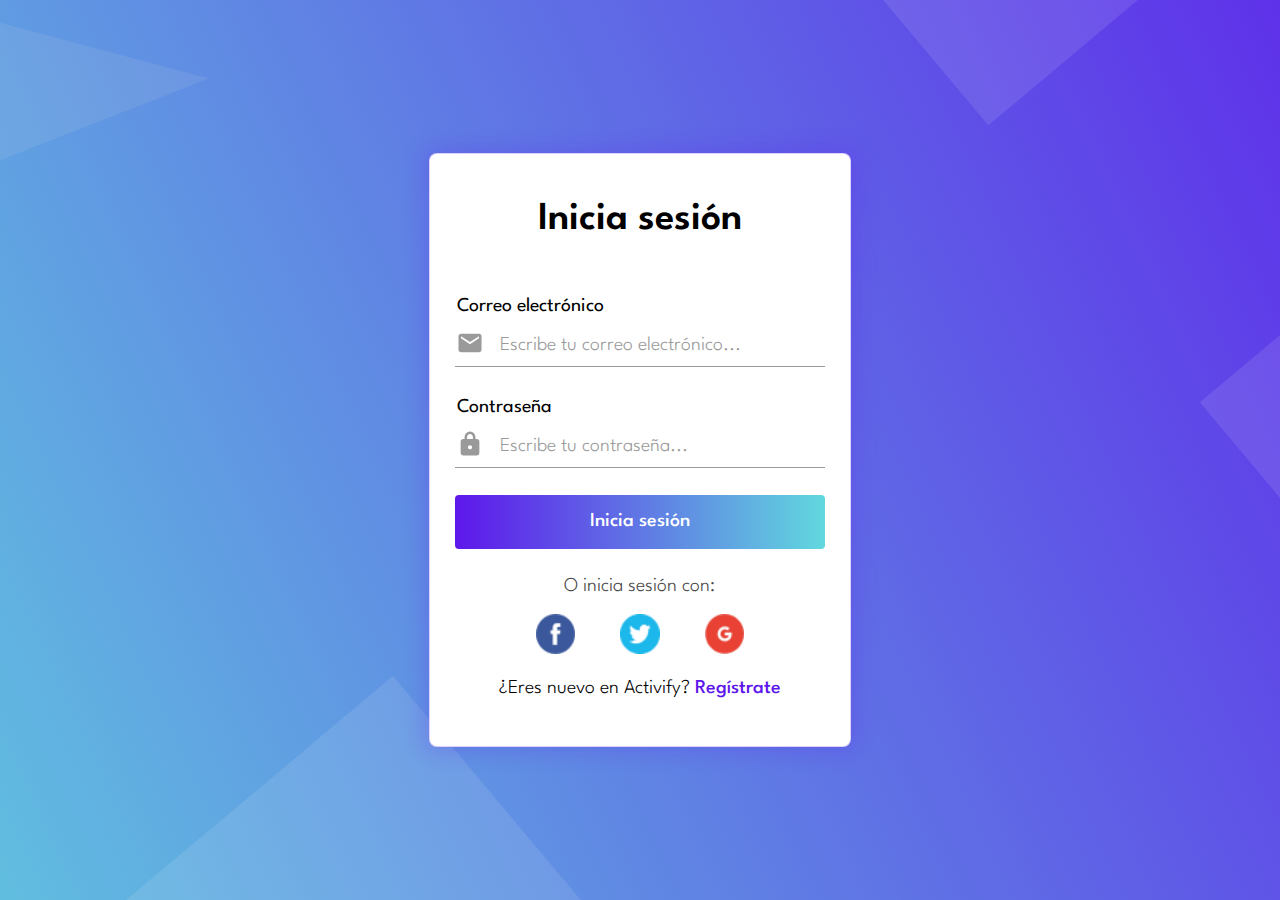
<file: login.html>
<!DOCTYPE html>
<html lang="es">
<head>
    <meta charset="UTF-8">
    <meta name="title" content="Inicia Sesión | Activify">
    <meta name="description" content="Inicia sesión en Activify y únete a nuestra comunidad de educadores">
    <meta name="og:title" content="Inicia Sesión | Activify">
    <meta name="og:description" content="Inicia sesión en Activify y únete a nuestra comunidad de educadores">
    <meta http-equiv="X-UA-Compatible" content="IE=edge">
    <meta name="viewport" content="width=device-width, initial-scale=1.0">
    <link rel="icon" href="./resources/activify-logo.png">
    <!--Estilos generales-->
    <link rel="stylesheet" href="./styles/reset.css">
    <link rel="stylesheet" href="./styles/session.css">
    <style>
        @import url('https://fonts.googleapis.com/css2?family=League+Spartan:wght@100;200;300;400;500;600;700;800;900&display=swap');
        @import url('https://fonts.googleapis.com/css2?family=Inter:wght@100;200;300;400;500;600;700;800;900&display=swap');
    </style>
    <title>Inicia Sesión | Activify</title>
</head>
<body>
    <main>
        <section class="session-container login-container">
            <h1>Inicia sesión</h1>
            <form action="home.html">
                <div class="session-input">
                    <label for="login-mail-input">Correo electrónico</label>
                    <div class="input-holder">
                        <img src="./resources/session/icons/mail-icon.svg" alt="mail icon">
                        <input id="login-mail-input" type="email" placeholder="Escribe tu correo electrónico...">
                    </div>
                </div>
                <div class="session-input">
                    <label for="login-password-input">Contraseña</label>
                    <div class="input-holder">
                        <img src="./resources/session/icons/lock-icon.svg" alt="lock icon">
                        <input id="login-password-input" type="password" placeholder="Escribe tu contraseña...">
                    </div>
                </div>
                <button type="submit">Inicia sesión</button>
            </form>
            <div class="session-options">
                <span>O inicia sesión con:</span>
                <div class="session-options-container">
                    <img src="./resources/session/socials/facebook-icon.png" alt="facebook icon">
                    <img src="./resources/session/socials/twitter-icon.png" alt="twitter icon">
                    <img src="./resources/session/socials/google-icon.png" alt="google icon">
                </div>
            </div>
            <p>¿Eres nuevo en Activify? <a href="register.html">Regístrate</a></p>
        </section>
    </main>
    
    <script src="./scripts/session.js"></script>
</body>
</html>
</file>
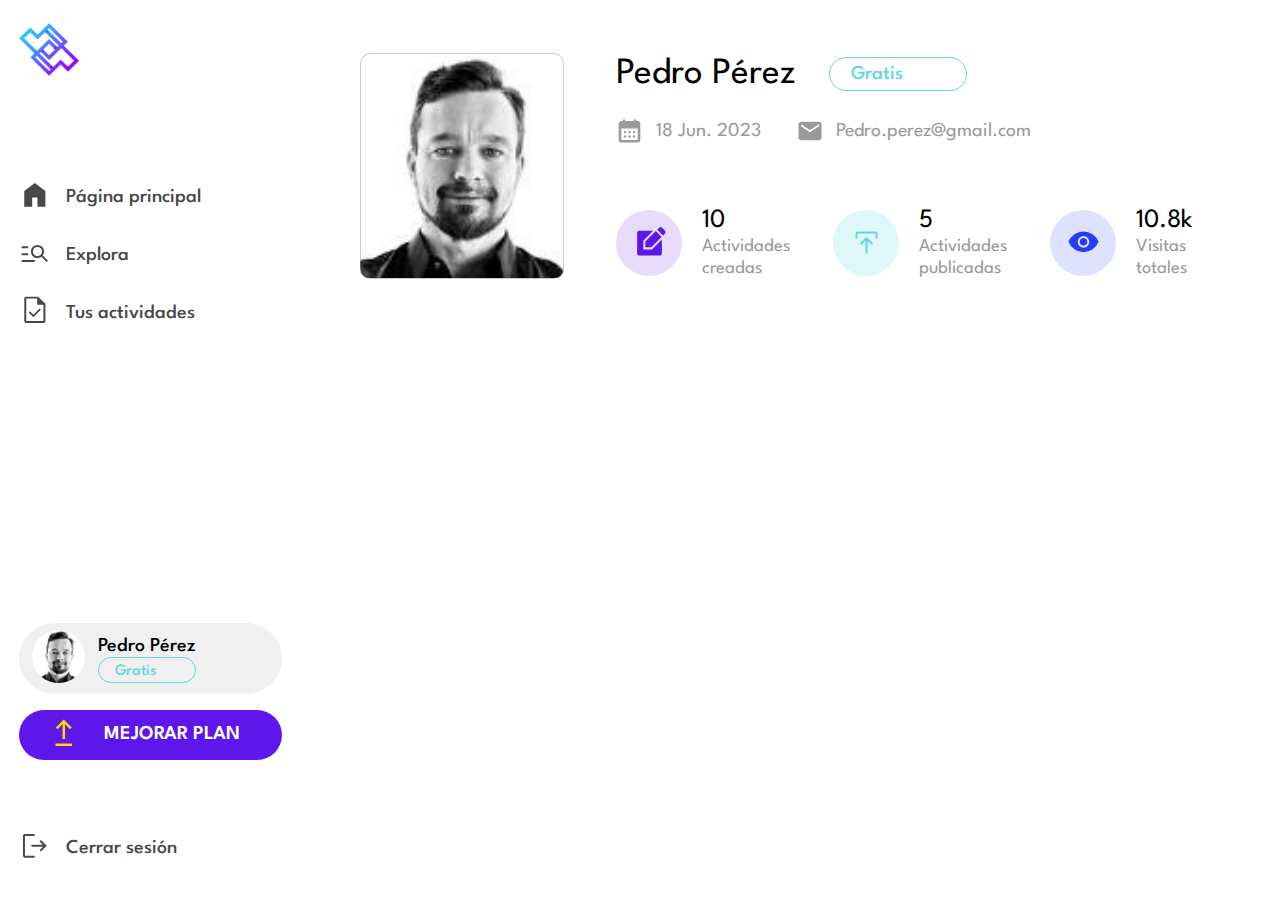
<file: profile.html>
<!DOCTYPE html>
<html lang="es">
<head>
    <meta charset="UTF-8">
    <meta name="viewport" content="width=device-width, initial-scale=1.0">
    <link rel="stylesheet" href="./styles/reset.css">
    <link rel="stylesheet" href="./styles/dashboard/profile.css">
    <link rel="stylesheet" href="./styles/reusables/dashboard-sidebar.css">
    <link rel="icon" href="./resources/activify-logo.png">
    <style>
        @import url('https://fonts.googleapis.com/css2?family=League+Spartan:wght@100;200;300;400;500;600;700;800;900&display=swap');
        @import url('https://fonts.googleapis.com/css2?family=Inter:wght@100;200;300;400;500;600;700;800;900&display=swap');
    </style>
    <title>Perfil | Activify</title>
</head>
<body>
    <div class="dashboard-side-bar">
        <div class="top">
            <img src="./resources/activify-logo.png" alt="Activify Logo">
            <nav class="dashboard-nav">
                <a href="./home.html" class="nav-element">
                    <div class="svg-wrapper">
                        <svg xmlns="http://www.w3.org/2000/svg" height="48" viewBox="0 -960 960 960" width="48"><path d="M160-120v-480l320-240 320 240v480H560v-280H400v280H160Z"/></svg>
                    </div>
                    <span>Página principal</span>
                </a>
                <a href="./explore.html" class="nav-element">
                    <div class="svg-wrapper">
                        <svg xmlns="http://www.w3.org/2000/svg" height="48" viewBox="0 -960 960 960" width="48"><path d="M80-200v-60h400v60H80Zm0-210v-60h200v60H80Zm0-210v-60h200v60H80Zm758 420L678-360q-26 20-56 30t-62 10q-83 0-141.5-58.5T360-520q0-83 58.5-141.5T560-720q83 0 141.5 58.5T760-520q0 32-10 62t-30 56l160 160-42 42ZM559.765-380Q618-380 659-420.765q41-40.764 41-99Q700-578 659.235-619q-40.764-41-99-41Q502-660 461-619.235q-41 40.764-41 99Q420-462 460.765-421q40.764 41 99 41Z"/></svg>
                    </div>
                    <span>Explora</span>
                </a>
                <a href="./activities.html" class="nav-element">
                    <div class="svg-wrapper">
                        <svg xmlns="http://www.w3.org/2000/svg" height="48" viewBox="0 -960 960 960" width="48"><path d="m434-255 229-229-39-39-190 190-103-103-39 39 142 142ZM220-80q-24 0-42-18t-18-42v-680q0-24 18-42t42-18h361l219 219v521q0 24-18 42t-42 18H220Zm331-554v-186H220v680h520v-494H551ZM220-820v186-186 680-680Z"/></svg>
                    </div>
                    <span>Tus actividades</span>
                </a>
            </nav>
        </div>
        <div class="bottom">
            <div class="account-section">
                <a href="./profile.html" class="account-button">
                    <div class="left">
                        <img id="user-account-image" src="./resources/profile-picture-eg.jpg" alt="User Profile Image">
                    </div>
                    <div class="right">
                        <h5 id="user-account-name">Pedro Pérez</h5>
                        <span id="user-account-status">Gratis</span>
                    </div>
                </a>
                <a href="./upgrade-plan.html" class="upgrade-button">
                    <div class="svg-wrapper">
                        <svg xmlns="http://www.w3.org/2000/svg" height="48" viewBox="0 -960 960 960" width="48"><path d="M280-160v-60h400v60H280Zm170-170v-356L329-565l-42-42 193-193 193 193-42 42-121-121v356h-60Z"/></svg>
                    </div>
                    <span>Mejorar Plan</span>
                </a>
            </div>
            <div class="options-section">
                <a href="./index.html" class="nav-element">
                    <div class="svg-wrapper">
                        <svg xmlns="http://www.w3.org/2000/svg" height="48" viewBox="0 -960 960 960" width="48"><path d="M180-120q-24 0-42-18t-18-42v-600q0-24 18-42t42-18h291v60H180v600h291v60H180Zm486-185-43-43 102-102H375v-60h348L621-612l43-43 176 176-174 174Z"/></svg>
                    </div>
                    <span>Cerrar sesión</span>
                </a>
            </div>
        </div>
    </div>
    <div class="mobile-bar">
        <div class="mobile-top-bar">
            <img src="./resources/activify-logo.png" alt="">
            <div class="burger burger1">
                <div></div>
            </div>
            <div class="dropdown-content">
                <a href="./profile.html">
                    <div class="svg-holder">
                        <svg xmlns="http://www.w3.org/2000/svg" height="48" viewBox="0 -960 960 960" width="48"><path d="M222-255q63-40 124.5-60.5T480-336q72 0 134 20.5T739-255q44-54 62.5-109T820-480q0-145-97.5-242.5T480-820q-145 0-242.5 97.5T140-480q0 61 19 116t63 109Zm257.814-195Q422-450 382.5-489.686q-39.5-39.686-39.5-97.5t39.686-97.314q39.686-39.5 97.5-39.5t97.314 39.686q39.5 39.686 39.5 97.5T577.314-489.5q-39.686 39.5-97.5 39.5Zm-.219 370q-83.146 0-156.275-31.5t-127.225-86Q142-252 111-324.841 80-397.681 80-480.5q0-82.819 31.5-155.659Q143-709 197.5-763t127.341-85.5Q397.681-880 480.5-880q82.819 0 155.659 31.5Q709-817 763-763t85.5 127Q880-563 880-480.266q0 82.734-31.5 155.5T763-197.5q-54 54.5-127.129 86T479.595-80Z"/></svg>
                    </div>
                    Perfil
                </a>
                <a href="./upgrade-plan.html">
                    <div class="svg-holder">
                        <svg xmlns="http://www.w3.org/2000/svg" height="48" viewBox="0 -960 960 960" width="48"><path d="M280-160v-60h400v60H280Zm170-170v-356L329-565l-42-42 193-193 193 193-42 42-121-121v356h-60Z"/></svg>
                    </div>
                    Mejorar plan
                </a>
                <a href="./index.html">
                    <div class="svg-holder">
                        <svg xmlns="http://www.w3.org/2000/svg" height="48" viewBox="0 -960 960 960" width="48"><path d="M180-120q-24 0-42-18t-18-42v-600q0-24 18-42t42-18h291v60H180v600h291v60H180Zm486-185-43-43 102-102H375v-60h348L621-612l43-43 176 176-174 174Z"/></svg>
                    </div>
                    Cerrar sesión
                </a>
            </div>
        </div>
        <div class="mobile-bottom-menu">
            <a href="./home.html" class="bottom-menu-button">
                <div class="svg-holder">
                    <svg xmlns="http://www.w3.org/2000/svg" height="48" viewBox="0 -960 960 960" width="48"><path d="M160-120v-480l320-240 320 240v480H560v-280H400v280H160Z"/></svg>
                </div>
                <span>Principal</span>
            </a>
            <a href="./explore.html" class="bottom-menu-button">
                <div class="svg-holder">
                    <svg xmlns="http://www.w3.org/2000/svg" height="48" viewBox="0 -960 960 960" width="48"><path d="M80-200v-60h400v60H80Zm0-210v-60h200v60H80Zm0-210v-60h200v60H80Zm758 420L678-360q-26 20-56 30t-62 10q-83 0-141.5-58.5T360-520q0-83 58.5-141.5T560-720q83 0 141.5 58.5T760-520q0 32-10 62t-30 56l160 160-42 42ZM559.765-380Q618-380 659-420.765q41-40.764 41-99Q700-578 659.235-619q-40.764-41-99-41Q502-660 461-619.235q-41 40.764-41 99Q420-462 460.765-421q40.764 41 99 41Z"/></svg>
                </div>
                <span>Explora</span>
            </a>
            <a href="./activities.html" class="bottom-menu-button">
                <div class="svg-holder">
                    <svg xmlns="http://www.w3.org/2000/svg" height="48" viewBox="0 -960 960 960" width="48"><path d="m434-255 229-229-39-39-190 190-103-103-39 39 142 142ZM220-80q-24 0-42-18t-18-42v-680q0-24 18-42t42-18h361l219 219v521q0 24-18 42t-42 18H220Zm331-554v-186H220v680h520v-494H551ZM220-820v186-186 680-680Z"/></svg>
                </div>
                <span>Tus actividades</span>
            </a>
        </div>
    </div>

    <main>
        <section class="profile-section">
            <div class="profile-picture"></div>
            <div class="profile-info">
                <div class="top">
                    <div class="account">
                        <h2>Pedro Pérez</h2>
                        <span class="plan-type">Gratis</span>
                    </div>
                    <div class="account-data">
                        <div class="inner-account-data">
                            <img src="./resources/session/icons/calendar-icon.svg" alt="calendar icon">
                            <span class="account-creation">18 Jun. 2023</span>
                        </div>
                        <div class="inner-account-data">
                            <img src="./resources/session/icons/mail-icon.svg" alt="email icon">
                            <span class="account-email">pedro.perez@gmail.com</span>
                        </div>
                    </div>
                </div>
                <div class="bottom">
                    <div class="profile-stat">
                        <div class="left">
                            <div class="stat-icon" style="background-color: rgba(94, 23, 235, 0.15);">
                                <img style="margin-bottom: 0.5rem;" src="./resources/dashboard/profile/create-icon.svg" alt="create icon">
                            </div>
                        </div>
                        <div class="right">
                            <h4 class="created-activities">10</h4>
                            <span>actividades creadas</span>
                        </div>
                    </div>
                    <div class="profile-stat">
                        <div class="left">
                            <div class="stat-icon" style="background-color: rgba(97, 216, 222, 0.20);">
                                <img src="./resources/dashboard/profile/publish-icon.svg" alt="publish icon">
                            </div>
                        </div>
                        <div class="right">
                            <h4 class="created-activities">5</h4>
                            <span>actividades publicadas</span>
                        </div>
                    </div>
                    <div class="profile-stat">
                        <div class="left">
                            <div class="stat-icon" style="background-color: rgba(37, 59, 255, 0.15);">
                                <img src="./resources/dashboard/profile/eye-icon.svg" alt="eye icon">
                            </div>
                        </div>
                        <div class="right">
                            <h4 class="created-activities">10.8k</h4>
                            <span>visitas totales</span>
                        </div>
                    </div>
                </div>
            </div>
        </section>
    </main>

    <script src="./scripts/dashboard/navbar.js"></script>
</body>
</html>
</file>
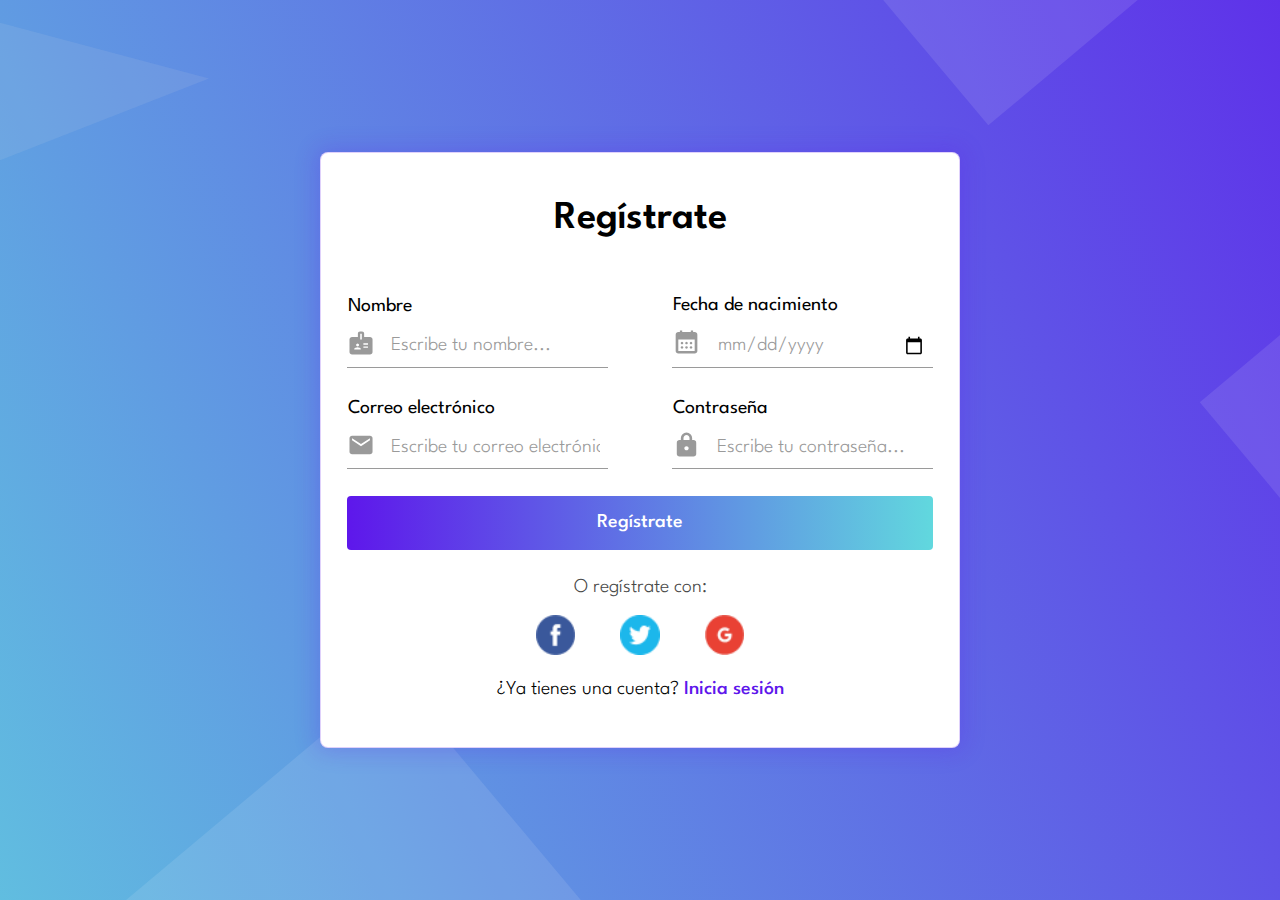
<file: register.html>
<!DOCTYPE html>
<html lang="es">
<head>
    <meta charset="UTF-8">
    <meta name="title" content="Inicia Sesión | Activify">
    <meta name="description" content="Inicia sesión en Activify y únete a nuestra comunidad de educadores">
    <meta name="og:title" content="Inicia Sesión | Activify">
    <meta name="og:description" content="Inicia sesión en Activify y únete a nuestra comunidad de educadores">
    <meta http-equiv="X-UA-Compatible" content="IE=edge">
    <meta name="viewport" content="width=device-width, initial-scale=1.0">
    <link rel="icon" href="./resources/activify-logo.png">
    <!--Estilos generales-->
    <link rel="stylesheet" href="./styles/reset.css">
    <link rel="stylesheet" href="./styles/session.css">
    <style>
        @import url('https://fonts.googleapis.com/css2?family=League+Spartan:wght@100;200;300;400;500;600;700;800;900&display=swap');
        @import url('https://fonts.googleapis.com/css2?family=Inter:wght@100;200;300;400;500;600;700;800;900&display=swap');
    </style>
    <title>Regístrate | Activify</title>
</head>
<body>
    <main>
        <section class="session-container register-container">
            <h1>Regístrate</h1>
            <form action="login.html">
                <div class="input-grid">
                    <div class="session-input">
                        <label for="register-name-input">Nombre</label>
                        <div class="input-holder">
                            <img src="./resources/session/icons/name-icon.svg" alt="name icon">
                            <input id="register-name-input" type="text" placeholder="Escribe tu nombre...">
                        </div>
                    </div>
                    <div class="session-input">
                        <label for="register-birth-input">Fecha de nacimiento</label>
                        <div class="input-holder">
                            <img src="./resources/session/icons/calendar-icon.svg" alt="calendar icon">
                            <input id="register-birth-input" type="date" placeholder="Escribe tu contraseña...">
                        </div>
                    </div>
                    <div class="session-input">
                        <label for="register-mail-input">Correo electrónico</label>
                        <div class="input-holder">
                            <img src="./resources/session/icons/mail-icon.svg" alt="mail icon">
                            <input id="register-mail-input" type="email" placeholder="Escribe tu correo electrónico...">
                        </div>
                    </div>
                    <div class="session-input">
                        <label for="register-password-input">Contraseña</label>
                        <div class="input-holder">
                            <img src="./resources/session/icons/lock-icon.svg" alt="lock icon">
                            <input id="register-password-input" type="password" placeholder="Escribe tu contraseña...">
                        </div>
                    </div>
                </div>
                <button type="submit">Regístrate</button>
            </form>
            <div class="session-options">
                <span>O regístrate con:</span>
                <div class="session-options-container">
                    <img src="./resources/session/socials/facebook-icon.png" alt="facebook icon">
                    <img src="./resources/session/socials/twitter-icon.png" alt="twitter icon">
                    <img src="./resources/session/socials/google-icon.png" alt="google icon">
                </div>
            </div>
            <p>¿Ya tienes una cuenta? <a href="login.html">Inicia sesión</a></p>
        </section>
    </main>

    <script src="./scripts/session.js"></script>
</body>
</html>
</file>
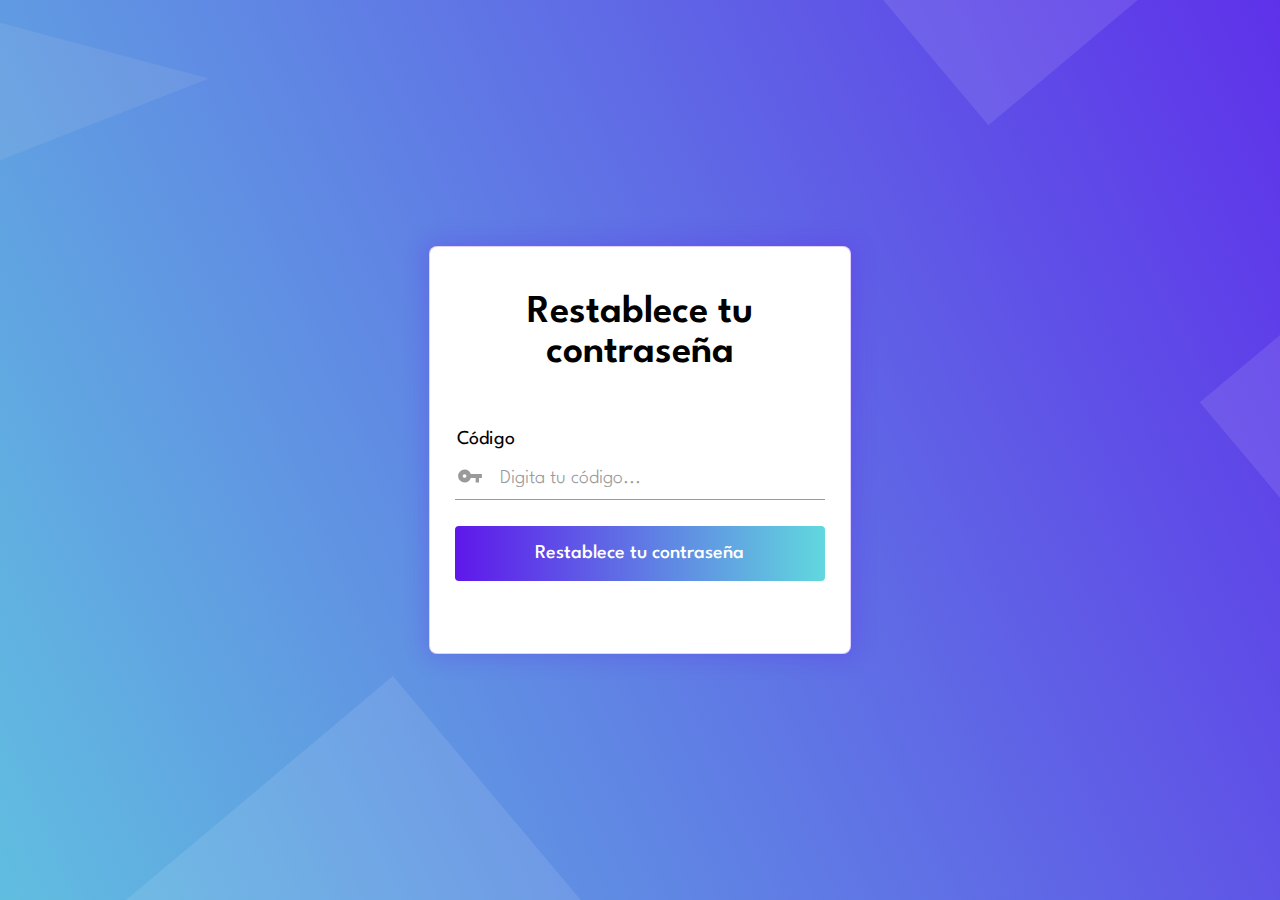
<file: restore-password.html>
<!DOCTYPE html>
<html lang="es">
<head>
    <meta charset="UTF-8">
    <meta name="title" content="Inicia Sesión | Activify">
    <meta name="description" content="Inicia sesión en Activify y únete a nuestra comunidad de educadores">
    <meta name="og:title" content="Inicia Sesión | Activify">
    <meta name="og:description" content="Inicia sesión en Activify y únete a nuestra comunidad de educadores">
    <meta http-equiv="X-UA-Compatible" content="IE=edge">
    <meta name="viewport" content="width=device-width, initial-scale=1.0">
    <link rel="icon" href="./resources/activify-logo.png">
    <!--Estilos generales-->
    <link rel="stylesheet" href="./styles/reset.css">
    <link rel="stylesheet" href="./styles/session.css">
    <style>
        @import url('https://fonts.googleapis.com/css2?family=League+Spartan:wght@100;200;300;400;500;600;700;800;900&display=swap');
        @import url('https://fonts.googleapis.com/css2?family=Inter:wght@100;200;300;400;500;600;700;800;900&display=swap');
    </style>
    <title>Restablece tu contraseña | Activify</title>
</head>
<body>
    <main>
        <section class="session-container login-container">
            <h1>Restablece tu contraseña</h1>
            <form action="home.html">
                <div class="session-input">
                    <label for="login-mail-input">Código</label>
                    <div class="input-holder">
                        <img src="./resources/session/icons/key-icon.svg" alt="key icon">
                        <input id="restore-code-input" type="number" placeholder="Digita tu código...">
                    </div>
                </div>
                <button type="submit">Restablece tu contraseña</button>
            </form>
        </section>
    </main>
    
    <script src="./scripts/session.js"></script>
</body>
</html>
</file>
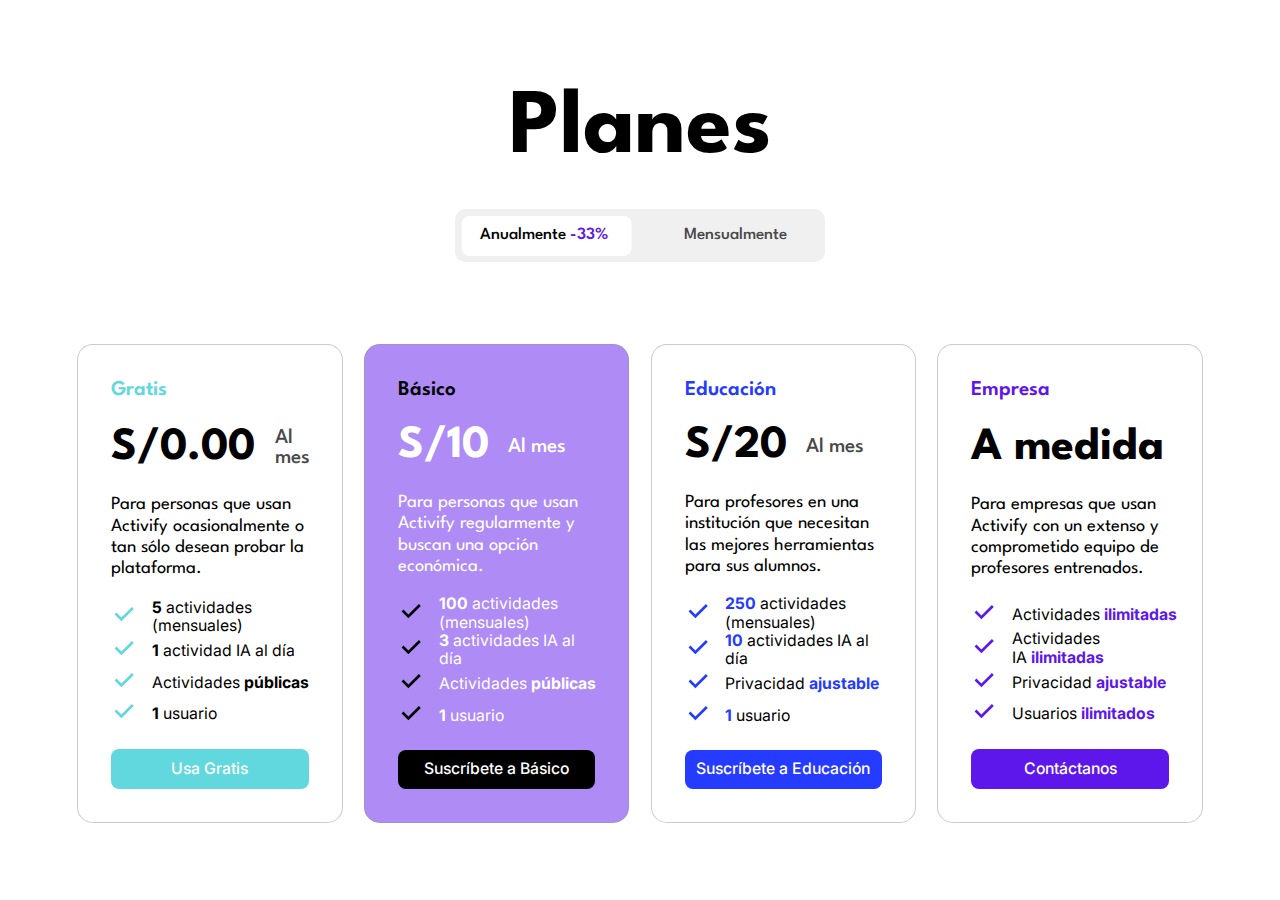
<file: upgrade-plan.html>
<!DOCTYPE html>
<html lang="es">
<head>
    <meta charset="UTF-8">
    <meta name="viewport" content="width=device-width, initial-scale=1.0">
    <link rel="stylesheet" href="./styles/reset.css">
    <link rel="stylesheet" href="./styles/reusables/plan-upgrade.css">
    <link rel="icon" href="./resources/activify-logo.png">
    <style>
        @import url('https://fonts.googleapis.com/css2?family=League+Spartan:wght@100;200;300;400;500;600;700;800;900&display=swap');
        @import url('https://fonts.googleapis.com/css2?family=Inter:wght@100;200;300;400;500;600;700;800;900&display=swap');
    </style>
    <title>Mejora tu plan | Activify</title>
</head>
<body>
    <main>
        <section class="top">
            <h1>Planes</h1>
            <div class="plan-type">
                <div class="selected-background"></div>
                <span class="plan-selector annual selected">Anualmente&nbsp;<strong>-33%</strong></span>
                <span class="plan-selector monthly">Mensualmente</span>
            </div>
        </section>
        <section class="bottom">
            <div class="plan free">
                <h4 class="plan-title">Gratis</h4>
                <div class="plan-price-container">
                    <h2 class="plan-price">S/0.00</h2>
                    <span>al mes</span>
                </div>
                <p class="plan-description">
                    Para personas que usan Activify ocasionalmente o tan sólo desean probar la plataforma.
                </p>
                <ul class="plan-content">
                    <li>
                        <div class="svg-holder">
                            <svg xmlns="http://www.w3.org/2000/svg" height="48" viewBox="0 -960 960 960" width="48"><path d="M378-222 130-470l68-68 180 180 383-383 68 68-451 451Z"/></svg>
                        </div>
                        <span><strong>5</strong>&nbsp;actividades (mensuales)</span>
                    </li>
                    <li>
                        <div class="svg-holder">
                            <svg xmlns="http://www.w3.org/2000/svg" height="48" viewBox="0 -960 960 960" width="48"><path d="M378-222 130-470l68-68 180 180 383-383 68 68-451 451Z"/></svg>
                        </div>
                        <span><strong>1</strong>&nbsp;actividad IA al día</span>
                    </li>
                    <li>
                        <div class="svg-holder">
                            <svg xmlns="http://www.w3.org/2000/svg" height="48" viewBox="0 -960 960 960" width="48"><path d="M378-222 130-470l68-68 180 180 383-383 68 68-451 451Z"/></svg>
                        </div>
                        <span>Actividades&nbsp;<strong>públicas</strong></span>
                    </li>
                    <li>
                        <div class="svg-holder">
                            <svg xmlns="http://www.w3.org/2000/svg" height="48" viewBox="0 -960 960 960" width="48"><path d="M378-222 130-470l68-68 180 180 383-383 68 68-451 451Z"/></svg>
                        </div>
                        <span><strong>1</strong>&nbsp;usuario</span>
                    </li>
                </ul>
                <a href="#">Usa Gratis</a> 
            </div>
            <div class="plan basic">
                <h4 class="plan-title">Básico</h4>
                <div class="plan-price-container">
                    <h2 class="plan-price">S/10</h2>
                    <span>al mes</span>
                </div>
                <p class="plan-description">
                    Para personas que usan Activify regularmente y buscan una opción económica.
                </p>
                <ul class="plan-content">
                    <li>
                        <div class="svg-holder">
                            <svg xmlns="http://www.w3.org/2000/svg" height="48" viewBox="0 -960 960 960" width="48"><path d="M378-222 130-470l68-68 180 180 383-383 68 68-451 451Z"/></svg>
                        </div>
                        <span><strong>100</strong>&nbsp;actividades (mensuales)</span>
                    </li>
                    <li>
                        <div class="svg-holder">
                            <svg xmlns="http://www.w3.org/2000/svg" height="48" viewBox="0 -960 960 960" width="48"><path d="M378-222 130-470l68-68 180 180 383-383 68 68-451 451Z"/></svg>
                        </div>
                        <span><strong>3</strong>&nbsp;actividades IA al día</span>
                    </li>
                    <li>
                        <div class="svg-holder">
                            <svg xmlns="http://www.w3.org/2000/svg" height="48" viewBox="0 -960 960 960" width="48"><path d="M378-222 130-470l68-68 180 180 383-383 68 68-451 451Z"/></svg>
                        </div>
                        <span>Actividades&nbsp;<strong>públicas</strong></span>
                    </li>
                    <li>
                        <div class="svg-holder">
                            <svg xmlns="http://www.w3.org/2000/svg" height="48" viewBox="0 -960 960 960" width="48"><path d="M378-222 130-470l68-68 180 180 383-383 68 68-451 451Z"/></svg>
                        </div>
                        <span><strong>1</strong>&nbsp;usuario</span>
                    </li>
                </ul>
                <a href="#">Suscríbete a Básico</a> 
            </div>
            <div class="plan education">
                <h4 class="plan-title">Educación</h4>
                <div class="plan-price-container">
                    <h2 class="plan-price">S/20</h2>
                    <span>al mes</span>
                </div>
                <p class="plan-description">
                    Para profesores en una institución que necesitan las mejores herramientas para sus alumnos.
                </p>
                <ul class="plan-content">
                    <li>
                        <div class="svg-holder">
                            <svg xmlns="http://www.w3.org/2000/svg" height="48" viewBox="0 -960 960 960" width="48"><path d="M378-222 130-470l68-68 180 180 383-383 68 68-451 451Z"/></svg>
                        </div>
                        <span><strong>250</strong>&nbsp;actividades (mensuales)</span>
                    </li>
                    <li>
                        <div class="svg-holder">
                            <svg xmlns="http://www.w3.org/2000/svg" height="48" viewBox="0 -960 960 960" width="48"><path d="M378-222 130-470l68-68 180 180 383-383 68 68-451 451Z"/></svg>
                        </div>
                        <span><strong>10</strong>&nbsp;actividades IA al día</span>
                    </li>
                    <li>
                        <div class="svg-holder">
                            <svg xmlns="http://www.w3.org/2000/svg" height="48" viewBox="0 -960 960 960" width="48"><path d="M378-222 130-470l68-68 180 180 383-383 68 68-451 451Z"/></svg>
                        </div>
                        <span>Privacidad&nbsp;<strong>ajustable</strong></span>
                    </li>
                    <li>
                        <div class="svg-holder">
                            <svg xmlns="http://www.w3.org/2000/svg" height="48" viewBox="0 -960 960 960" width="48"><path d="M378-222 130-470l68-68 180 180 383-383 68 68-451 451Z"/></svg>
                        </div>
                        <span><strong>1</strong>&nbsp;usuario</span>
                    </li>
                </ul>
                <a href="#">Suscríbete a Educación</a> 
            </div>
            <div class="plan business">
                <h4 class="plan-title">Empresa</h4>
                <div class="plan-price-container">
                    <h2 class="plan-price">A medida</h2>
                </div>
                <p class="plan-description">
                    Para empresas que usan Activify con un extenso y comprometido equipo de profesores entrenados.
                </p>
                <ul class="plan-content">
                    <li>
                        <div class="svg-holder">
                            <svg xmlns="http://www.w3.org/2000/svg" height="48" viewBox="0 -960 960 960" width="48"><path d="M378-222 130-470l68-68 180 180 383-383 68 68-451 451Z"/></svg>
                        </div>
                        <span>Actividades&nbsp;<strong>ilimitadas</strong></span>
                    </li>
                    <li>
                        <div class="svg-holder">
                            <svg xmlns="http://www.w3.org/2000/svg" height="48" viewBox="0 -960 960 960" width="48"><path d="M378-222 130-470l68-68 180 180 383-383 68 68-451 451Z"/></svg>
                        </div>
                        <span>Actividades IA&nbsp;<strong>ilimitadas</strong></span>
                    </li>
                    <li>
                        <div class="svg-holder">
                            <svg xmlns="http://www.w3.org/2000/svg" height="48" viewBox="0 -960 960 960" width="48"><path d="M378-222 130-470l68-68 180 180 383-383 68 68-451 451Z"/></svg>
                        </div>
                        <span>Privacidad&nbsp;<strong>ajustable</strong></span>
                    </li>
                    <li>
                        <div class="svg-holder">
                            <svg xmlns="http://www.w3.org/2000/svg" height="48" viewBox="0 -960 960 960" width="48"><path d="M378-222 130-470l68-68 180 180 383-383 68 68-451 451Z"/></svg>
                        </div>
                        <span>Usuarios&nbsp;<strong>ilimitados</strong></span>
                    </li>
                </ul>
                <a href="#">Contáctanos</a> 
            </div>
        </section>
    </main>

    <script src="./scripts/additional-screens/plan-visuals.js"></script>
</body>
</html>
</file>
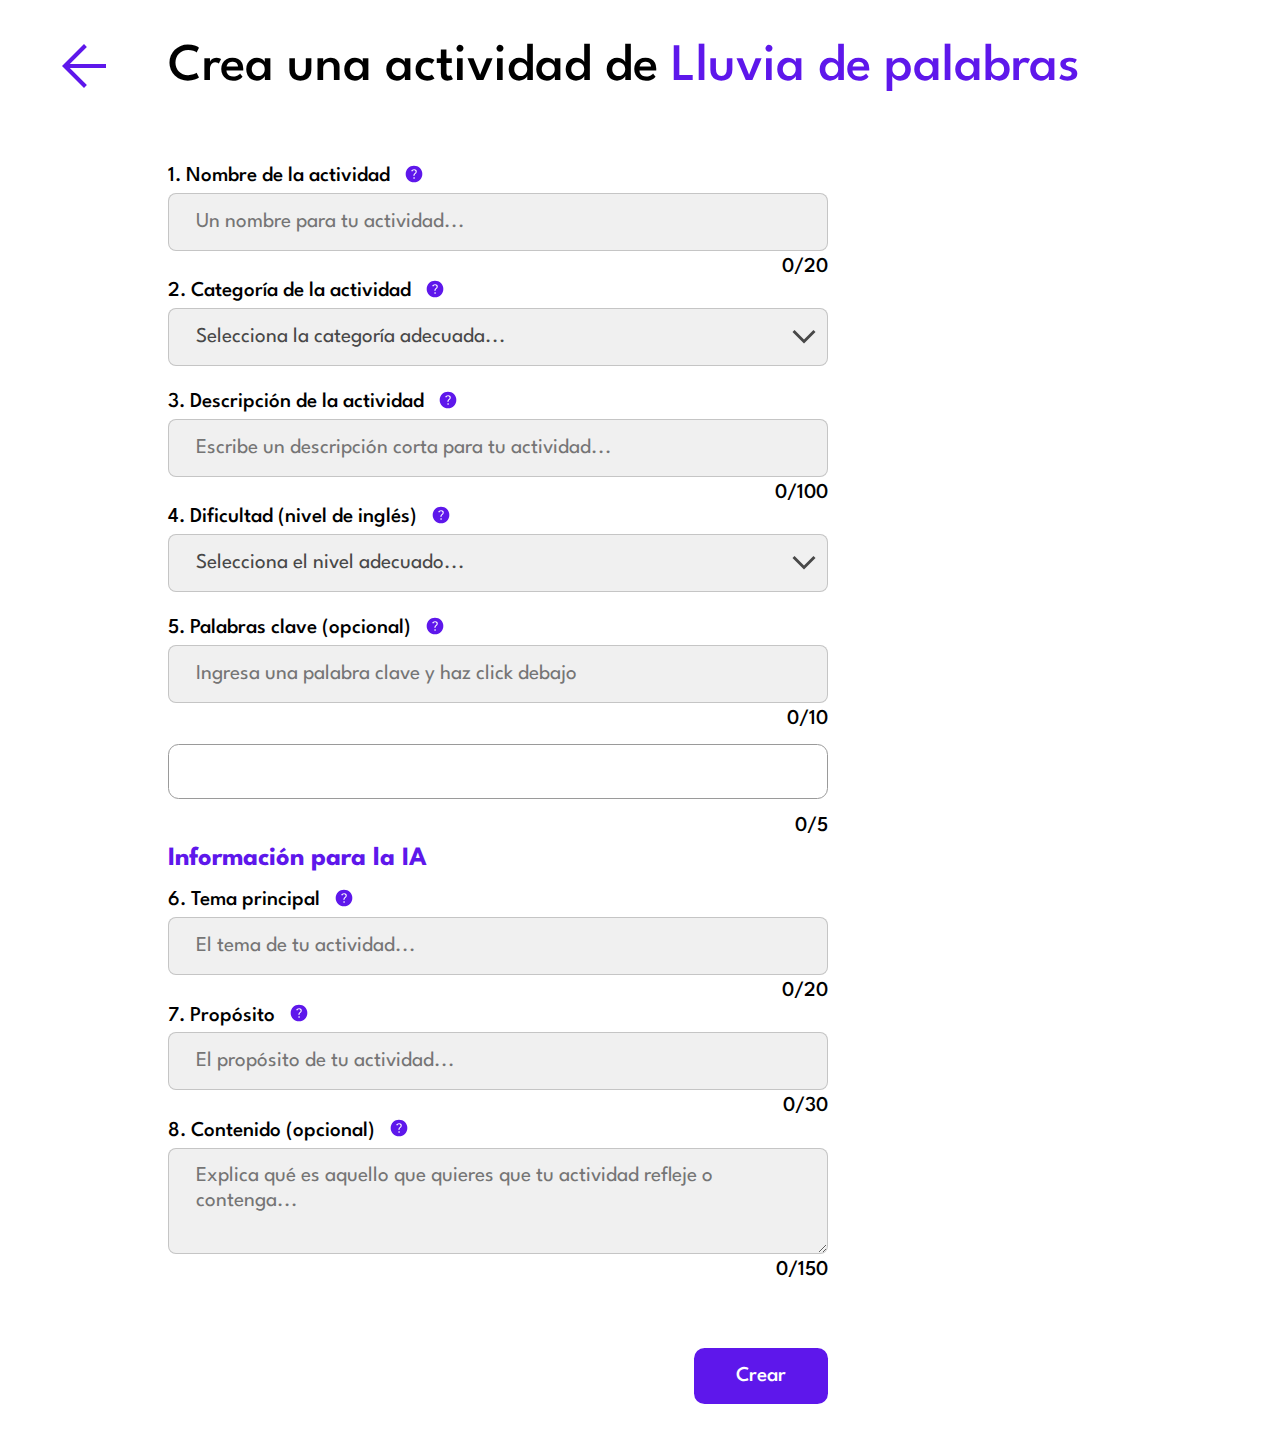
<file: activity-creation/basic-info.html>
<!DOCTYPE html>
<html lang="es">
<head>
    <meta charset="UTF-8">
    <meta name="viewport" content="width=device-width, initial-scale=1.0">
    <link rel="stylesheet" href="../styles/reset.css">
    <link rel="stylesheet" href="../styles/activity-creation/basic-info.css">
    <link rel="icon" href="../resources/activify-logo.png">
    <style>
        @import url('https://fonts.googleapis.com/css2?family=League+Spartan:wght@100;200;300;400;500;600;700;800;900&display=swap');
        @import url('https://fonts.googleapis.com/css2?family=Inter:wght@100;200;300;400;500;600;700;800;900&display=swap');
    </style>
    <title>Crea una Actividad | Activify</title>
</head>
<body>
    <header>
        <a href="javascript:history.back()">
            <img src="../resources/activity-creation/back-icon.svg" alt="back purple icon">
        </a>
        <h1>Crea una actividad <strong class="hidden">IA</strong> de <span id="activity-type-name">Lluvia de palabras</span></h1>
    </header> 

    <main>
        <div class="form-wrapper">
            <form>
                <section class="info-section">
                    <div class="input-holder">
                        <label for="activity-name-input">
                            <span>1. Nombre de la actividad</span>
                            <div class="image-holder">
                                <img src="../resources/activity-creation/question-icon.svg" alt="purple question icon">
                                <div class="input-tooltip">
                                    <div class="tooltip-arrow"></div>
                                    <div class="tooltip-content">
                                        <p>Este será el nombre que aparecerá en búsquedas tuyas y de otros usuarios. Debe relacionarse con la actividad.</p>
                                    </div>
                                </div>
                            </div>
                        </label>
                        <input maxlength="20" required name="activity-name-input" id="activity-name-input" type="text" placeholder="Un nombre para tu actividad...">
                        <span>0/20</span>
                    </div>
                    <div class="input-holder">
                        <label for="activity-category-select">
                            <span>2. Categoría de la actividad</span>
                            <div class="image-holder">
                                <img src="../resources/activity-creation/question-icon.svg" alt="purple question icon">
                                <div class="input-tooltip">
                                    <div class="tooltip-arrow"></div>
                                    <div class="tooltip-content">
                                        <p>Esta categoría aparecerá junto a la actividad y otros profesores podrán guiarse por ello.</p>
                                    </div>
                                </div>
                            </div>
                        </label>
                        <select  maxlength="1" required name="activity-category-select" id="activity-category-select">
                            <option value="empty">Selecciona la categoría adecuada...</option>
                            <option value="full vocabulario">Vocabulario</option>
                            <option value="full gramatica">Gramática</option>
                            <option value="full lectura">Lectura</option>
                        </select>
                    </div>
                    <div class="input-holder">
                        <label for="activity-description-input">
                            <span>3. Descripción de la actividad</span>
                            <div class="image-holder">
                                <img src="../resources/activity-creation/question-icon.svg" alt="purple question icon">
                                <div class="input-tooltip">
                                    <div class="tooltip-arrow"></div>
                                    <div class="tooltip-content">
                                        <p>Esta descripción aparece junto como parte de la actividad cuando otros o tú la visualizan.</p>
                                    </div>
                                </div>
                            </div>
                        </label>
                        <input type="text" name="activity-description-input" id="activity-description-input" required maxlength="100" placeholder="Escribe un descripción corta para tu actividad...">
                        <span>0/100</span>
                    </div>
                </section>

                <section class="metadata-section hidden">
                    <div class="input-holder">
                        <label for="activity-type-input">
                            <span>4. Dificultad (nivel de inglés)</span>
                            <div class="image-holder">
                                <img src="../resources/activity-creation/question-icon.svg" alt="purple question icon">
                                <div class="input-tooltip">
                                    <div class="tooltip-arrow"></div>
                                    <div class="tooltip-content">
                                        <p>Esto define el nivel de inglés que se usará para las actividades en la escala europea (A1, A2, B1, B2, C1, C2).</p>
                                    </div>
                                </div>
                            </div>
                        </label>
                        <select  maxlength="1" required name="activity-level-input" id="activity-level-input">
                            <option value="empty">Selecciona el nivel adecuado...</option>
                            <option value="full A1">A1 (Básico bajo)</option>
                            <option value="full A2">A2 (Básico alto)</option>
                            <option value="full B1">B1 (Intermedio bajo)</option>
                            <option value="full B2">B2 (Intermedio alto)</option>
                            <option value="full C1">C1 (Avanzado bajo)</option>
                            <option value="full C2">C2 (Avanzado alto)</option>
                        </select>
                    </div>
                    <div class="input-holder">
                        <label for="activity-keyword-input">
                            <span>5. Palabras clave (opcional)</span>
                            <div class="image-holder">
                                <img src="../resources/activity-creation/question-icon.svg" alt="purple question icon">
                                <div class="input-tooltip">
                                    <div class="tooltip-arrow"></div>
                                    <div class="tooltip-content">
                                        <p>Estas permitirán que encuentren tu actividad con más facilidad al buscar las palabras.</p>
                                    </div>
                                </div>
                            </div>
                        </label>
                        <input maxlength="10" name="activity-keyword-input" id="activity-keyword-input" type="text" placeholder="Ingresa una palabra clave y haz click debajo">
                        <span>0/10</span>
                    </div>
                    <div class="input-holder box-holder">
                        <div class="activity-keywords-box"  id="activity-keywords-box">
                        </div>
                        <p id="keywords-error-message"></p>
                        <span>0/5</span>
                    </div>
                </section>

                <section class="content-section">
                    <h3>Información para la IA</h3>
                    <div class="input-holder">
                        <label for="activity-theme-input">
                            <span>6. Tema principal</span>
                            <div class="image-holder">
                                <img src="../resources/activity-creation/question-icon.svg" alt="purple question icon">
                                <div class="input-tooltip">
                                    <div class="tooltip-arrow"></div>
                                    <div class="tooltip-content">
                                        <p>En base a este tema la IA generará contenido. Ejemplo: Frutas</p>
                                    </div>
                                </div>
                            </div>
                        </label>
                        <input maxlength="20" required name="activity-theme-input" id="activity-theme-input" type="text" placeholder="El tema de tu actividad...">
                        <span>0/20</span>
                    </div>
                    <div class="input-holder">
                        <label for="activity-purpose-input">
                            <span>7. Propósito</span>
                            <div class="image-holder">
                                <img src="../resources/activity-creation/question-icon.svg" alt="purple question icon">
                                <div class="input-tooltip">
                                    <div class="tooltip-arrow"></div>
                                    <div class="tooltip-content">
                                        <p>La IA analizará este propósito y generará contenido adecuado. Ejemplo: Aprender vocabulario sobre las frutas</p>
                                    </div>
                                </div>
                            </div>
                        </label>
                        <input maxlength="20" required name="activity-purpose-input" id="activity-purpose-input" type="text" placeholder="El propósito de tu actividad...">
                        <span>0/30</span>
                    </div>
                    <div class="input-holder">
                        <label for="activity-content-input">
                            <span>8. Contenido (opcional)</span>
                            <div class="image-holder">
                                <img src="../resources/activity-creation/question-icon.svg" alt="purple question icon">
                                <div class="input-tooltip">
                                    <div class="tooltip-arrow"></div>
                                    <div class="tooltip-content">
                                        <p>Explícale lo que quieras a la IA</p>
                                    </div>
                                </div>
                            </div>
                        </label>
                        <textarea rows="3" name="activity-content-input" id="activity-content-input" maxlength="150" placeholder="Explica qué es aquello que quieres que tu actividad refleje o contenga..."></textarea>
                        <span>0/150</span>
                    </div>
                </section>
            </form>
            <div class="nav-buttons">
                <a class="next-button">Crear</a>
            </div>
        </div>
    </main>

    <script src="../scripts/basic-info.js"></script>
</body>
</html>
</file>
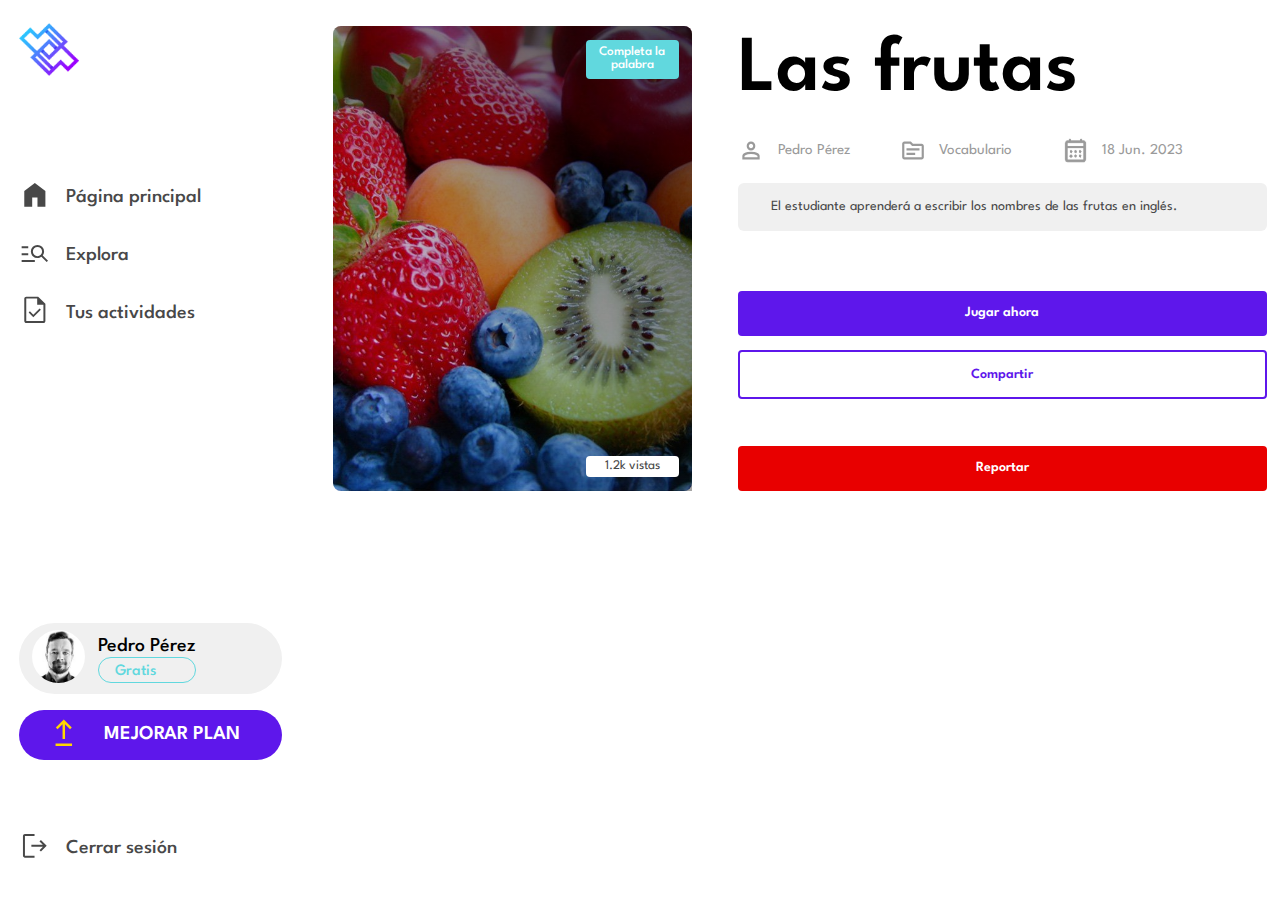
<file: activity-play/activity-preview.html>
<!DOCTYPE html>
<html lang="es">
<head>
    <meta charset="UTF-8">
    <meta name="viewport" content="width=device-width, initial-scale=1.0">
    <link rel="stylesheet" href="../styles/reset.css">
    <link rel="stylesheet" href="../styles/dashboard/activity-preview.css">
    <link rel="stylesheet" href="../styles/reusables/dashboard-sidebar.css">
    <link rel="icon" href="../resources/activify-logo.png">
    <style>
        @import url('https://fonts.googleapis.com/css2?family=League+Spartan:wght@100;200;300;400;500;600;700;800;900&display=swap');
        @import url('https://fonts.googleapis.com/css2?family=Inter:wght@100;200;300;400;500;600;700;800;900&display=swap');
    </style>
    <title>Actividad - Las frutas | Activify</title>
</head>
<body>
    <div class="dashboard-side-bar">
        <div class="top">
            <img src="../resources/activify-logo.png" alt="Activify Logo">
            <nav class="dashboard-nav">
                <a href="./home.html" class="nav-element">
                    <div class="svg-wrapper">
                        <svg xmlns="http://www.w3.org/2000/svg" height="48" viewBox="0 -960 960 960" width="48"><path d="M160-120v-480l320-240 320 240v480H560v-280H400v280H160Z"/></svg>
                    </div>
                    <span>Página principal</span>
                </a>
                <a href="../explore.html" class="nav-element">
                    <div class="svg-wrapper">
                        <svg xmlns="http://www.w3.org/2000/svg" height="48" viewBox="0 -960 960 960" width="48"><path d="M80-200v-60h400v60H80Zm0-210v-60h200v60H80Zm0-210v-60h200v60H80Zm758 420L678-360q-26 20-56 30t-62 10q-83 0-141.5-58.5T360-520q0-83 58.5-141.5T560-720q83 0 141.5 58.5T760-520q0 32-10 62t-30 56l160 160-42 42ZM559.765-380Q618-380 659-420.765q41-40.764 41-99Q700-578 659.235-619q-40.764-41-99-41Q502-660 461-619.235q-41 40.764-41 99Q420-462 460.765-421q40.764 41 99 41Z"/></svg>
                    </div>
                    <span>Explora</span>
                </a>
                <a href="../activities.html" class="nav-element">
                    <div class="svg-wrapper">
                        <svg xmlns="http://www.w3.org/2000/svg" height="48" viewBox="0 -960 960 960" width="48"><path d="m434-255 229-229-39-39-190 190-103-103-39 39 142 142ZM220-80q-24 0-42-18t-18-42v-680q0-24 18-42t42-18h361l219 219v521q0 24-18 42t-42 18H220Zm331-554v-186H220v680h520v-494H551ZM220-820v186-186 680-680Z"/></svg>
                    </div>
                    <span>Tus actividades</span>
                </a>
            </nav>
        </div>
        <div class="bottom">
            <div class="account-section">
                <a href="./profile.html" class="account-button">
                    <div class="left">
                        <img id="user-account-image" src="../resources/profile-picture-eg.jpg" alt="User Profile Image">
                    </div>
                    <div class="right">
                        <h5 id="user-account-name">Pedro Pérez</h5>
                        <span id="user-account-status">Gratis</span>
                    </div>
                </a>
                <a href="./upgrade-plan.html" class="upgrade-button">
                    <div class="svg-wrapper">
                        <svg xmlns="http://www.w3.org/2000/svg" height="48" viewBox="0 -960 960 960" width="48"><path d="M280-160v-60h400v60H280Zm170-170v-356L329-565l-42-42 193-193 193 193-42 42-121-121v356h-60Z"/></svg>
                    </div>
                    <span>Mejorar Plan</span>
                </a>
            </div>
            <div class="options-section">
                <a href="./index.html" class="nav-element">
                    <div class="svg-wrapper">
                        <svg xmlns="http://www.w3.org/2000/svg" height="48" viewBox="0 -960 960 960" width="48"><path d="M180-120q-24 0-42-18t-18-42v-600q0-24 18-42t42-18h291v60H180v600h291v60H180Zm486-185-43-43 102-102H375v-60h348L621-612l43-43 176 176-174 174Z"/></svg>
                    </div>
                    <span>Cerrar sesión</span>
                </a>
            </div>
        </div>
    </div>
    <div class="mobile-bar">
        <div class="mobile-top-bar">
            <img src="../resources/activify-logo.png" alt="">
            <div class="burger burger1">
                <div></div>
            </div>
            <div class="dropdown-content">
                <a href="./profile.html">
                    <div class="svg-holder">
                        <svg xmlns="http://www.w3.org/2000/svg" height="48" viewBox="0 -960 960 960" width="48"><path d="M222-255q63-40 124.5-60.5T480-336q72 0 134 20.5T739-255q44-54 62.5-109T820-480q0-145-97.5-242.5T480-820q-145 0-242.5 97.5T140-480q0 61 19 116t63 109Zm257.814-195Q422-450 382.5-489.686q-39.5-39.686-39.5-97.5t39.686-97.314q39.686-39.5 97.5-39.5t97.314 39.686q39.5 39.686 39.5 97.5T577.314-489.5q-39.686 39.5-97.5 39.5Zm-.219 370q-83.146 0-156.275-31.5t-127.225-86Q142-252 111-324.841 80-397.681 80-480.5q0-82.819 31.5-155.659Q143-709 197.5-763t127.341-85.5Q397.681-880 480.5-880q82.819 0 155.659 31.5Q709-817 763-763t85.5 127Q880-563 880-480.266q0 82.734-31.5 155.5T763-197.5q-54 54.5-127.129 86T479.595-80Z"/></svg>
                    </div>
                    Perfil
                </a>
                <a href="../upgrade-plan.html">
                    <div class="svg-holder">
                        <svg xmlns="http://www.w3.org/2000/svg" height="48" viewBox="0 -960 960 960" width="48"><path d="M280-160v-60h400v60H280Zm170-170v-356L329-565l-42-42 193-193 193 193-42 42-121-121v356h-60Z"/></svg>
                    </div>
                    Mejorar plan
                </a>
                <a href="../index.html">
                    <div class="svg-holder">
                        <svg xmlns="http://www.w3.org/2000/svg" height="48" viewBox="0 -960 960 960" width="48"><path d="M180-120q-24 0-42-18t-18-42v-600q0-24 18-42t42-18h291v60H180v600h291v60H180Zm486-185-43-43 102-102H375v-60h348L621-612l43-43 176 176-174 174Z"/></svg>
                    </div>
                    Cerrar sesión
                </a>
            </div>
        </div>
        <div class="mobile-bottom-menu">
            <a href="../home.html" class="bottom-menu-button">
                <div class="svg-holder">
                    <svg xmlns="http://www.w3.org/2000/svg" height="48" viewBox="0 -960 960 960" width="48"><path d="M160-120v-480l320-240 320 240v480H560v-280H400v280H160Z"/></svg>
                </div>
                <span>Principal</span>
            </a>
            <a href="../explore.html" class="bottom-menu-button">
                <div class="svg-holder">
                    <svg xmlns="http://www.w3.org/2000/svg" height="48" viewBox="0 -960 960 960" width="48"><path d="M80-200v-60h400v60H80Zm0-210v-60h200v60H80Zm0-210v-60h200v60H80Zm758 420L678-360q-26 20-56 30t-62 10q-83 0-141.5-58.5T360-520q0-83 58.5-141.5T560-720q83 0 141.5 58.5T760-520q0 32-10 62t-30 56l160 160-42 42ZM559.765-380Q618-380 659-420.765q41-40.764 41-99Q700-578 659.235-619q-40.764-41-99-41Q502-660 461-619.235q-41 40.764-41 99Q420-462 460.765-421q40.764 41 99 41Z"/></svg>
                </div>
                <span>Explora</span>
            </a>
            <a href="../activities.html" class="bottom-menu-button">
                <div class="svg-holder">
                    <svg xmlns="http://www.w3.org/2000/svg" height="48" viewBox="0 -960 960 960" width="48"><path d="m434-255 229-229-39-39-190 190-103-103-39 39 142 142ZM220-80q-24 0-42-18t-18-42v-680q0-24 18-42t42-18h361l219 219v521q0 24-18 42t-42 18H220Zm331-554v-186H220v680h520v-494H551ZM220-820v186-186 680-680Z"/></svg>
                </div>
                <span>Tus actividades</span>
            </a>
        </div>
    </div>

    <main>
        <section class="activity-section">
            <div class="activity-image" style="background-image: url('../resources/dashboard/result-image.jpg');">
                <div class="black-image-overlay"></div>
                <span class="activity-type">Completa la<br>palabra</span>
                <span class="activity-views">1.2k vistas</span>
            </div>

            <div class="activity-content">
                <div class="activity-data">
                    <h2>Las frutas</h2>
                    <div class="activity-metadata">
                        <div class="metadata">
                            <img src="../resources/dashboard/activity-preview/person-icon.svg" alt="person icon gray">
                            <span>Pedro Pérez</span>
                        </div>
                        <div class="metadata">
                            <img src="../resources/dashboard/activity-preview/topic-icon.svg" alt="topic icon gray">
                            <span>Vocabulario</span>
                        </div>
                        <div class="metadata">
                            <img src="../resources/dashboard/activity-preview/calendar-icon.svg" alt="calendar icon gray">
                            <span>18 Jun. 2023</span>
                        </div>
                    </div>
                    <p class="activity-description">El estudiante aprenderá a escribir los nombres de las frutas en inglés.</p>
                </div>
                <div class="activity-actions">
                    <div class="positive-actions actions-container">
                        <a class="action-button play-button" style="background-color: #5e17eb;">Jugar ahora</a>
                        <a class="action-button share-button">Compartir</a>
                    </div>
                    <div class="negative-actions actions-container">
                        <a class="action-button report-button" style="background-color: #e80000;">Reportar</a>
                    </div>
                </div>
            </div>
        </section>
    </main>

    <div class="share-notification">
        <span>¡Enlace copiado al portapapeles!</span>
        <script>
            const shareButton = document.querySelector('.share-button');
            const shareNotif = document.querySelector('.share-notification');
            
            shareButton.addEventListener('click', () => {
                let activityQuery = ""
                navigator.clipboard.writeText('https://activify.netlify.app/activity-play/activity-preview' + activityQuery);
                shareNotif.classList.add('active')
                setTimeout( () => {
                    shareNotif.classList.remove('active')
                }, 1500)
            })
        </script>
    </div>

    <div class="report-overlay">
        <div class="report-popup">
            <span class="hide-popup">x</span>
            <h3>Reporta un abuso o actividad sospechosa</h3>
            <div class="input-holder">
                <label for="report-category-select">
                    <span>Selecciona una categoría</span>
                    <div class="image-holder">
                        <img src="../resources/activity-creation/question-icon.svg" alt="purple question icon">
                        <div class="input-tooltip">
                            <div class="tooltip-arrow"></div>
                            <div class="tooltip-content">
                                <p>Esta categoría nos permitirá evaluar y categorizar el problema.</p>
                            </div>
                        </div>
                    </div>
                </label>
                <select  maxlength="1" required name="report-category-select" id="report-category-select">
                    <option value="empty">Selecciona</option>
                    <option value="full vocabulario">Vocabulario</option>
                    <option value="full gramatica">Gramática</option>
                    <option value="full lectura">Lectura</option>
                </select>
            </div>
            <a href="#">Enviar</a>
        </div>
        <script>
            const reportButton = document.querySelector('.report-button');
            const reportOverlay = document.querySelector('.report-overlay');
            const hideOverlay = document.querySelector('.hide-popup')

            reportButton.addEventListener('click', () => {
                reportOverlay.classList.add('visible')
            })
            hideOverlay.addEventListener('click', () => {
                hideOverlay.parentNode.parentNode.classList.remove('visible')
            })
        </script>
    </div>

    <script src="../scripts/dashboard/navbar.js"></script>
</body>
</html>
</file>
<file: styles/dashboard/activities.css>
:root {
    --colorPrimario: #fff;
    --colorPrimarioVariante: #f0f0f0;
    --colorSecundario: #000;
    --colorTerciario: #5E17EB;
    --colorCuaternario: #61D8DE;
    --grisFuerte: #484848;
}

*{
    font-family: 'League Spartan';
    color: #000;
}

body {
    display: flex;
    align-items: stretch;
    max-height: 100vh;
    gap: 3vw;
}
.hidden {
    display: none;
}

main {
    width: min(75rem, 90vw);
    display: flex !important;
    flex-direction: column;
    gap: max(4vh, 3rem);
    margin: 2rem 0;
    padding: 0 1rem;
    overflow-y: auto;
}
main::-webkit-scrollbar {
    width: 10px;
}
main::-webkit-scrollbar-track {
    border-radius: 2000px;
    background-color: rgba(217, 217, 217, 0.4);
}
main::-webkit-scrollbar-thumb {
    border-radius: 2000px;
    background-color: rgb(217, 217, 217);
}
main h1 {
    font-size: 2.5rem;
    font-weight: 400;
    margin-bottom: 3vh;
} 
 
.filtering-ui {
    width: 100%;
    display: flex;
    justify-content: space-between;
    gap: 2vw;
    align-items: center;
}
.filtering-ui .svg-holder {
    max-height: 100%;
    display: flex;
    justify-content: center;
    align-items: center;
}
.filtering-ui svg {
    aspect-ratio: 1/1;
    width: auto;
}
.search-bar {
    min-width: 260px;
    height: 4rem;
    padding: 0 1.5rem;
    display: flex;
    align-items: center;
    gap: max(1.5vw, 2.5rem);
    border-radius: 8px;
    border: 1px solid #9A9A9A;
    background: #FFF;
}
.search-bar .input-holder {
    height: 100%;
    width: 100%;
}
.search-bar input {
    font-size: 1.5rem;
    border: none;
    outline: none;
    height: 100%;
    width: 100%;
}
.search-bar input::-webkit-input-placeholder {
    color: #9A9A9A;
}
.search-bar input::-moz-placeholder {
    color: #9A9A9A;
}
.search-bar input:-ms-input-placeholder {
    color: #9A9A9A;
}
.search-bar input::-ms-input-placeholder {
    color: #9A9A9A;
}
.search-bar input::placeholder {
    color: #9A9A9A;
}
.search-bar input::-moz-placeholder {
    color: #9A9A9A;
}
.filter-dropdown {
    position: relative;
    min-width: 160px;
    height: 4rem;
    padding: 0 1.5rem;
    display: flex;
    justify-content: space-between;
    align-items: center;
    gap: max(1vw, 1.5rem);
    border-radius: 8px;
    border: 1px solid #9A9A9A;
    background: #FFF;
    cursor: pointer;
}
.filter-dropdown span {
    font-size: 1.5rem;
    color: #484848;
    transition: all 0.4s;
}
.filter-dropdown-content {
    width: 100%;
    top: 4.5rem;
    left: 0;
    position: absolute;
    display: flex;
    flex-direction: column;
    box-shadow: 0px 0px 5px 5px rgba(0, 0, 0, 0.05);
    border: 1px solid #f0f0f0;
    border-radius: 6px;
    z-index: 5;
}
.filter-dropdown-content span {
    padding: 1.2rem 1.5rem;
    background-color: #FFF;
}
.filter-dropdown-content span.selected {
    background-color: #f0f0f0;
}
.filter-dropdown-content span:hover, .filter-dropdown-content span:focus {
    cursor: pointer;
    background-color: #f0f0f0;
}
.filter-dropdown-content.hidden {
    display: none;
}
@media only screen and (max-width:600px) {
    .search-bar {
        min-width: 45vw;
        max-width: 45vw;
    }
    .filter-dropdown {
        min-width: 25vw;
        max-width: 25vw;
    }
}
@media only screen and (max-width:500px) {
    .search-bar {
        min-width: 35vw;
        max-width: 35vw;
    }
    .filter-dropdown {
        min-width: 35vw;
        max-width: 35vw;
    }
}
@media only screen and (max-width:450px) {
    .filtering-ui {
        gap: 2rem;
        justify-content: start;
    }
    .search-bar, .filter-dropdown {
        justify-content: space-between;
        gap: 1.5vw;
    }
}

.activities-grid {
    width: 100%;
    height: 100%;
    display: grid;
    grid-template-columns: 1fr 1fr 1fr;
    gap: max(3vh, 3rem) 3.5vw;
    padding-bottom: 50px;
}
.activity {
    display: grid;
    grid-template-rows: 1fr 1fr;
    height: 25rem;
    border-radius: 8px;
    transition: all 0.3s;
}
.activity:hover {
    cursor: pointer;
    box-shadow: 0 0 5px 5px rgba(0, 0, 0, 0.1);
}
.activity .top {
    position: relative;
    width: 100%;
    display: flex;
    flex-direction: column;
    align-items: end;
    justify-content: space-between;
    padding: 1rem;
    border-radius: 8px 8px 0 0;
    background-position: center;
    background-repeat: no-repeat;
    background-size: cover;
}
.black-image-overlay {
    position: absolute;
    top: 0;
    left: 0;
    width: 100%;
    height: 100%;
    border-radius: 8px 8px 0 0;
    background: linear-gradient(to top right, rgba(0, 0, 0, 0), rgba(0, 0, 0, 0.7));
}
.activity-type {
    width: 7rem;
    font-size: 1rem;
    line-height: 1rem;
    font-weight: 500;
    background-color: #61D8DE;
    color: #fff;
    padding: 0.5rem 0;
    border-radius: 4px;
    z-index: 2;
    text-align: center;
}
.activity-views {
    width: 7rem;
    font-size: 1rem;
    line-height: 1rem;
    font-weight: 400;
    background-color: #fff;
    color: #484848;
    padding: 0.3rem 0;
    border-radius: 4px;
    z-index: 2;
    text-align: center;
}

.activity .bottom {
    display: flex;
    flex-direction: column;
    justify-content: space-between;
    padding: 1.8rem 1.5rem;
    border: 1px solid rgba(154, 154, 154, 0.50);
    border-radius: 0 0 8px 8px;
}
.activity h4 {
    font-size: 1.2rem;
    font-weight: 700;
    color: #5E17EB;
    text-transform: uppercase;
}
.activity h3 {
    font-size: 2rem;
    font-weight: 600;
    color: #000;
}
.activity p {
    font-size: 1.2rem;
    font-weight: 400;
    color: #484848;
}

@media only screen and (max-width:800px) {
    .activities-grid {
        grid-template-columns: 1fr 1fr;
    }
}
@media only screen and (max-width:800px) {
    .activities-grid {
        padding-bottom: 20vh;
    }
}
@media only screen and (max-width:450px) {
    .activities-grid {
        grid-template-columns: 1fr;
    }
    .activity {
        max-width: min(70%, 300px);
    }
}
</file>
<file: styles/reusables/dashboard-sidebar.css>
:root {
    --colorPrimario: #fff;
    --colorPrimarioVariante: #f0f0f0;
    --colorSecundario: #000;
    --colorTerciario: #5E17EB;
    --colorCuaternario: #61D8DE;
    --grisFuerte: #484848;
}

*{
    font-family: 'League Spartan';
    color: #000;
}
a {
    text-decoration: none;
}

.dashboard-side-bar {
    background-color: var(--colorPrimario);
    width: 22rem;
    height: 100vh;
    padding: 2.5vh 1.5vw;
    padding-right: 0;
    display: flex;
    flex-direction: column;
    justify-content: space-between;
    gap: 3vh;
}
.dashboard-side-bar .top {
    display: flex;
    flex-direction: column;
    gap: max(9vh, 7rem);
}
.dashboard-side-bar .top img {
    width: 4.5rem;
}
.dashboard-nav {
    display: flex;
    flex-direction: column;
}
.nav-element {
    display: flex;
    align-items: center;
    gap: min(1.6rem, 1.2vw);
    padding: max(0.9vh, 0.8rem) 0;
    transition: all 0.3s;
}
.nav-element:hover {
    cursor: pointer;
    opacity: 0.8;
}
.nav-element * {
    transition: all 0.3s;
}
.nav-element.selected {
    border-right: 4px solid var(--colorTerciario);
}
.nav-element svg {
    width: 2.4rem;
    height: 2.4rem;
    fill: #484848;
}
.nav-element.current svg {
    fill: var(--colorTerciario);
}
.nav-element span {
    color: #484848;
    font-size: 1.5rem;
    font-weight: 500;
    text-decoration: none;
}
.nav-element.current span {
    color: var(--colorTerciario);
}
.dashboard-side-bar .bottom {
    display: flex;
    flex-direction: column;
    gap: max(6vh, 4.5rem);
}
.account-section {
    display: flex;
    flex-direction: column;
    gap: max(1.5vh, 1.2rem);
}
.account-button {
    background-color: var(--colorPrimarioVariante);
    display: flex;
    align-items: center;
    gap: max(1vw, 1rem);
    padding: 0.5rem 1rem;
    border-radius: 1000px;
    text-decoration: none;
}
.account-button .left {
    height: 100%;
}
.account-button img {
    aspect-ratio: 1/1;
    height: 4rem;
    width: auto;
    border-radius: 50%;
    -o-object-fit: cover;
       object-fit: cover;
}
.account-button .right {
    display: flex;
    flex-direction: column;
}
.account-button .right h5 {
    font-size: 1.5rem;
    color: var(--colorSecundario);
    font-weight: 500;
    text-decoration: none;
}
.account-button span {
    padding: 0 1.2rem;
    padding-top: 0.3rem;
    padding-bottom: 0.1rem;
    border-radius: 100px;
    border: 1px solid #61D8DE;
    font-size: 1.2rem;
    color: #61D8DE;
    font-weight: 500;
    text-decoration: none;
    display: flex;
    align-items: center;
    vertical-align: middle;
}
.upgrade-button {
    background-color: var(--colorTerciario);
    display: flex;
    padding: 0.2rem 1.9rem;
    justify-content: start;
    align-items: center;
    gap: 1.5rem;
    text-decoration: none;
    border-radius: 100px;
    transition: all 0.3s;
}
.upgrade-button svg {
    width: 3rem;
    height: 3rem;
    fill: #FFD600;
}
.upgrade-button span {
    color: var(--colorPrimario);
    font-size: 1.5rem;
    line-height: 1.2rem;
    font-weight: 600;
    padding-bottom: 0;
    text-transform: uppercase;
}
.upgrade-button:hover {
    opacity: 0.85;
}

.mobile-bar {
    width: 100%;
    display: none;
}
.mobile-top-bar {
    width: 100%;
    height: 10vh;
    display: flex;
    align-items: center;
    justify-content: space-between;
    padding: 1vh 5vw;
}
.mobile-top-bar > img {
    height: 50%;
    width: auto;
}
.dropdown-content {
    position: absolute;
    flex-direction: column;
    justify-content: center;
    align-items: center;
    top: calc(10vh - 1px);
    right: 5vw;
    width: -webkit-fit-content;
    width: -moz-fit-content;
    width: fit-content;
    transform: scaleY(0);
    -webkit-filter: brightness(1000%);
            filter: brightness(1000%);
    transform-origin: top;
    background-color: var(--colorPrimario);
    transition: all 0.5s;
    overflow: hidden;
    border-radius: 6px;
    z-index: 10;
}
.dropdown-content.visible {
    transform: scaleY(1);
    -webkit-filter: none;
            filter: none;
    box-shadow: 0px 0px 5px 5px rgba(0, 0, 0, 0.05);
}
.dropdown-content a {
    font-size: 1.5rem;
    text-decoration: none;
    padding: 1.5rem;
    display: flex;
    align-items: center;
    justify-content: start;
    gap: 1.5rem;
}
.dropdown-content a:hover, .dropdown-content a:active {
    background-color: #f0f0f0;
}
.dropdown-content a .svg-holder, .dropdown-content a svg {
    height: 2rem;
    width: 2rem;
    fill: #484848;
}

:root {
    --font-size: 0.7;
    --color1: #000;
    --borderRadius: 1em;
}
.burger {
    display: block;
    font-size: var(--font-size);
    cursor: pointer;
    padding: 1.5em 0.75em;
    transform: scale(0.7);
}
.burger > div {
    width: 3.5em;
    height: 0.5em;
    border-radius: var(--borderRadius);
    background: var(--color1);
}
.burger > div::before, .burger > div::after {
    transition: font-size 0s;
    content: "";
    display: block;
    position: absolute;
    width: 3.5em;
    height: 0.5em;
    background: var(--color1);
    border-radius: var(--borderRadius);
}
.burger > div::before {
    margin-top: -1.5em;
}
.burger > div::after {
    margin-top: 1.5em;
}
.burger1 {
    transition: all 0.7s, font-size 0s;
    transition-timing-function: cubic-bezier(0.68, -0.35, 0.265, 1.35);
}
.burger1 > div {
    transition: all 0.1s 0.3s, font-size 0s;
}
.burger1 > div::before, .burger1 > div::after {
    transition: all 0.3s 0.2s, font-size 0s;
}
.burger1.toggled {
    transform: rotate(180deg) scale(0.9);
}
.burger1.toggled > div::before {
    transform: rotate(45deg) translate(1.1em, 1em) scale(0.9);
}
.burger1.toggled > div {
    background: transparent;
}
.burger1.toggled > div::after {
    transform: rotate(-45deg) translate(1.1em, -1em) scale(0.9);
}

.mobile-bottom-menu {
    background-color: #fff;
    box-shadow: 0px 0px 20px 5px rgba(0, 0, 0, 0.05);
    position: fixed;
    left: 50%;
    transform: translateX(-50%);
    bottom: 5vh;
    display: grid;
    grid-template-columns: 1fr 1fr 1fr;
    justify-content: center;
    align-items: center;
    width: 90vw;
    height: -webkit-fit-content;
    height: -moz-fit-content;
    height: fit-content;
    padding: 1rem 1rem;
    border-radius: 20px;
    z-index: 3;
}
.mobile-bottom-menu .svg-holder, .mobile-bottom-menu svg {
    width: 3rem;
    height: 3rem;
}
.bottom-menu-button {
    height: 100%;
    display: flex;
    flex-direction: column;
    align-items: center;
    justify-content: center;
    text-decoration: none;
    border-radius: 20px;
}
.bottom-menu-button:hover, .bottom-menu-button:active {
    background-color: #f0f0f0;
}
.bottom-menu-button span {
    font-size: 1.5rem;
    text-align: center;
}
.bottom-menu-button.current svg {
    fill: #5E17EB;
}
.bottom-menu-button.current span {
    color: #5E17EB;
}


@media only screen and (max-width: 700px) {
    body {
        display: flex;
        flex-direction: column;
        gap: 1.5vmax;
        align-items: center;
    }
    main {
        height: 70vh !important;
    }
    .dashboard-side-bar {
        display: none;
    }
    .mobile-bar {
        display: block;
    }
}
</file>
<file: styles/dashboard/explore.css>
:root {
    --colorPrimario: #fff;
    --colorPrimarioVariante: #f0f0f0;
    --colorSecundario: #000;
    --colorTerciario: #5E17EB;
    --colorCuaternario: #61D8DE;
    --grisFuerte: #484848;
}

*{
    font-family: 'League Spartan';
    color: #000;
}

body {
    display: flex;
    align-items: stretch;
    max-height: 100vh;
    gap: 3vw;
}
.hidden {
    display: none;
}

main {
    width: min(75rem, 90vw);
    display: flex !important;
    flex-direction: column;
    gap: max(4vh, 3rem);
    margin: 2rem 0;
    padding: 0 1rem;
    overflow-y: auto;
}
main::-webkit-scrollbar {
    width: 10px;
}
main::-webkit-scrollbar-track {
    border-radius: 2000px;
    background-color: rgba(217, 217, 217, 0.4);
}
main::-webkit-scrollbar-thumb {
    border-radius: 2000px;
    background-color: rgb(217, 217, 217);
}
main h1 {
    font-size: 2.5rem;
    font-weight: 400;
    margin-bottom: 3vh;
} 
 
.filtering-ui {
    width: 100%;
    display: flex;
    justify-content: space-between;
    gap: 2vw;
    align-items: center;
}
.filtering-ui .svg-holder {
    max-height: 100%;
    display: flex;
    justify-content: center;
    align-items: center;
}
.filtering-ui svg {
    aspect-ratio: 1/1;
    width: auto;
}
.search-bar {
    min-width: 260px;
    height: 4rem;
    padding: 0 1.5rem;
    display: flex;
    align-items: center;
    gap: max(1.5vw, 2.5rem);
    border-radius: 8px;
    border: 1px solid #9A9A9A;
    background: #FFF;
}
.search-bar .input-holder {
    height: 100%;
    width: 100%;
}
.search-bar input {
    font-size: 1.5rem;
    border: none;
    outline: none;
    height: 100%;
    width: 100%;
}
.search-bar input::-webkit-input-placeholder {
    color: #9A9A9A;
}
.search-bar input::-moz-placeholder {
    color: #9A9A9A;
}
.search-bar input:-ms-input-placeholder {
    color: #9A9A9A;
}
.search-bar input::-ms-input-placeholder {
    color: #9A9A9A;
}
.search-bar input::placeholder {
    color: #9A9A9A;
}
.search-bar input::-moz-placeholder {
    color: #9A9A9A;
}
.filter-dropdown {
    position: relative;
    min-width: 160px;
    height: 4rem;
    padding: 0 1.5rem;
    display: flex;
    justify-content: space-between;
    align-items: center;
    gap: max(1vw, 1.5rem);
    border-radius: 8px;
    border: 1px solid #9A9A9A;
    background: #FFF;
    cursor: pointer;
}
.filter-dropdown span {
    font-size: 1.5rem;
    color: #484848;
    transition: all 0.4s;
}
.filter-dropdown-content {
    width: 100%;
    top: 4.5rem;
    left: 0;
    position: absolute;
    display: flex;
    flex-direction: column;
    box-shadow: 0px 0px 5px 5px rgba(0, 0, 0, 0.05);
    border: 1px solid #f0f0f0;
    border-radius: 6px;
    z-index: 5;
}
.filter-dropdown-content span {
    padding: 1.2rem 1.5rem;
    background-color: #FFF;
}
.filter-dropdown-content span.selected {
    background-color: #f0f0f0;
}
.filter-dropdown-content span:hover, .filter-dropdown-content span:focus {
    cursor: pointer;
    background-color: #f0f0f0;
}
.filter-dropdown-content.hidden {
    display: none;
}
@media only screen and (max-width:600px) {
    .search-bar {
        min-width: 45vw;
        max-width: 45vw;
    }
    .filter-dropdown {
        min-width: 25vw;
        max-width: 25vw;
    }
}
@media only screen and (max-width:500px) {
    .search-bar {
        min-width: 35vw;
        max-width: 35vw;
    }
    .filter-dropdown {
        min-width: 35vw;
        max-width: 35vw;
    }
}
@media only screen and (max-width:450px) {
    .filtering-ui {
        gap: 2rem;
        justify-content: start;
    }
    .search-bar, .filter-dropdown {
        justify-content: space-between;
        gap: 1.5vw;
    }
}

.activities-grid {
    width: 100%;
    height: 100%;
    display: grid;
    grid-template-columns: 1fr 1fr 1fr;
    gap: max(3vh, 3rem) 3.5vw;
    padding-bottom: 50px;
}
.activity {
    display: grid;
    grid-template-rows: 1fr 1fr;
    height: 25rem;
    border-radius: 8px;
    transition: all 0.3s;
}
.activity:hover {
    cursor: pointer;
    box-shadow: 0 0 5px 5px rgba(0, 0, 0, 0.1);
}
.activity .top {
    position: relative;
    width: 100%;
    display: flex;
    flex-direction: column;
    align-items: end;
    justify-content: space-between;
    padding: 1rem;
    border-radius: 8px 8px 0 0;
    background-position: center;
    background-repeat: no-repeat;
    background-size: cover;
}
.black-image-overlay {
    position: absolute;
    top: 0;
    left: 0;
    width: 100%;
    height: 100%;
    border-radius: 8px 8px 0 0;
    background: linear-gradient(to top right, rgba(0, 0, 0, 0), rgba(0, 0, 0, 0.7));
}
.activity-type {
    width: 7rem;
    font-size: 1rem;
    line-height: 1rem;
    font-weight: 500;
    background-color: #61D8DE;
    color: #fff;
    padding: 0.5rem 0;
    border-radius: 4px;
    z-index: 2;
    text-align: center;
}
.activity-views {
    width: 7rem;
    font-size: 1rem;
    line-height: 1rem;
    font-weight: 400;
    background-color: #fff;
    color: #484848;
    padding: 0.3rem 0;
    border-radius: 4px;
    z-index: 2;
    text-align: center;
}

.activity .bottom {
    display: flex;
    flex-direction: column;
    justify-content: space-between;
    padding: 1.8rem 1.5rem;
    border: 1px solid rgba(154, 154, 154, 0.50);
    border-radius: 0 0 8px 8px;
}
.activity h4 {
    font-size: 1.2rem;
    font-weight: 700;
    color: #5E17EB;
    text-transform: uppercase;
}
.activity h3 {
    font-size: 2rem;
    font-weight: 600;
    color: #000;
}
.activity p {
    font-size: 1.2rem;
    font-weight: 400;
    color: #484848;
}

@media only screen and (max-width:800px) {
    .activities-grid {
        grid-template-columns: 1fr 1fr;
    }
}
@media only screen and (max-width:800px) {
    .activities-grid {
        padding-bottom: 20vh;
    }
}
@media only screen and (max-width:450px) {
    .activities-grid {
        grid-template-columns: 1fr;
    }
    .activity {
        max-width: min(70%, 300px);
    }
}
</file>
<file: styles/session.css>
:root {
    --colorPrimario: #fff;
    --colorPrimarioVariante: #f0f0f0;
    --colorSecundario: #000;
    --colorTerciario: #5E17EB;
    --colorCuaternario: #61D8DE;
    --grisFuerte: #484848;
}

*{
    font-family: 'League Spartan';
    color: #000;
}

main {
    width: 100%;
    height: 100vh;
    background-image: url('../resources/session/session-background.svg');
    background-position: center;
    background-size: cover;
    background-repeat: no-repeat;
    display: flex;
    justify-content: center;
    align-items: center;
}
/*Estilos generales para ambos formularios de inicio*/
.session-container {
    background-color: var(--colorPrimario);
    border-radius: 8px;
    border: 1px solid rgba(94, 23, 235, 0.20);
    box-shadow: 0px 0px 21px 5px rgba(94, 23, 235, 0.20);
    display: flex;
    flex-direction: column;
    padding: max(3.5vh, 3.5rem) max(2vw, 1.5rem);
}
.login-container {
    width: min(32rem, 85%);
}
.session-container h1 {
    font-size: 3rem;
    line-height: 3rem;
    font-weight: 600;
    color: var(--colorSecundario);
    text-align: center;
    margin: 0;
    margin-bottom: max(4vh, 4rem);
}
.session-container form {
    display: flex;
    flex-direction: column;
    gap: max(2vh, 2rem);
    margin-bottom: max(2vh, 2rem);
}
.session-input {
    display: flex;
    flex-direction: column;
    justify-content: center;
    gap: max(1vh, 1rem);
    border-bottom: 1px solid #9A9A9A;
    padding: 0.5vh 0.1vw;
}
.session-input label {
    color: var(--colorSecundario);
    font-size: 1.5rem;
    line-height: 1.5rem;
    font-weight: 400;
    display: flex;
    align-items: center;
    justify-content: space-between;
}
.session-input label a {
    color: #5E17EB;
    text-align: center;
    font-size: 1.5rem;
    font-weight: 400;
    text-decoration: none;
    transition: all 0.3s;
}
.session-input label a:hover {
    opacity: 0.85;
    cursor: pointer;
    text-decoration: underline;
}
.input-holder {
    display: flex;
    gap: max(0.8vh, 0.8rem);
    width: 100%;
}
.input-holder img {
    width: 2rem;
    height: 2rem;
}
.input-holder input {
    border: none;
    outline: none;
    width: 100%;
    font-size: 1.5rem;
    font-weight: 400;
    padding: 0.5vh 0.5vw;
}
.input-holder input:focus {
    border: none;
    outline: none;
}
.input-holder input::placeholder {
    font-weight: 300;
    color: #9A9A9A;
}
.input-holder input::-moz-placeholder {
    font-weight: 300;
    color: #9A9A9A;
}
.session-container button[type="submit"] {
    width: 100%;
    border: none;
    border-radius: 4px;
    background: linear-gradient(270deg, #61D8DE 0%, #5E17EB 100%);
    color: var(--colorPrimario);
    color: #FFF;
    text-align: center;
    font-size: 1.5rem;
    text-decoration: none;
    padding: 1.2rem 0;
    font-weight: 500;
    transition: all 0.3s;
}
.session-container button[type="submit"]:hover {
    cursor: pointer;
    opacity: 0.85;
}
.session-options {
    display: flex;
    flex-direction: column;
    gap: max(1.2vh, 1.2rem);
    margin-bottom: max(1.8vh, 1.8rem);
}
.session-options span {
    color: #484848;
    text-align: center;
    font-size: 1.5rem;
    font-weight: 300;
}
.session-options-container {
    display: flex;
    justify-content: center;
    align-items: center;
    gap: max(2.5vw, 3.4rem);
}
.session-options-container img {
    width: 3rem;
    height: 3rem;
    transition: all 0.3s;
}
.session-options-container img:hover {
    cursor: pointer;
    opacity: 0.85;
}
.session-container > p {
    font-size: 1.5rem;
    font-weight: 300;
    color: var(--colorSecundario);
    text-align: center;
}
.session-container > p a {
    color: var(--colorTerciario);
    font-weight: 500;
    text-decoration: none;
}
.session-container > p a:hover {
    text-decoration: underline;
}

/**for register double column form*/
.register-container {
    width: min(640px, 85%);
}
.input-grid {
    display: grid;
    grid-template-columns: 1fr 1fr;
    gap: max(2vh, 2rem) 5vw;
}
input[type="date"] {
    color: #9A9A9A;
    font-weight: 300;
}
input[type="date"]:focus {
    color: var(--colorSecundario);
}
@media only screen and (max-width: 600px) {
    .input-grid {
        grid-template-columns: 1fr;
    }
}
</file>
<file: styles/dashboard/home.css>
:root {
    --colorPrimario: #fff;
    --colorPrimarioVariante: #f0f0f0;
    --colorSecundario: #000;
    --colorTerciario: #5E17EB;
    --colorCuaternario: #61D8DE;
    --grisFuerte: #484848;
}

*{
    font-family: 'League Spartan';
    color: #000;
}

body {
    display: flex;
    align-items: stretch;
    max-height: 100vh;
    gap: 3vw;
}
.hidden {
    display: none;
}

main {
    width: min(75rem, 90vw);
    display: flex;
    flex-direction: column;
    gap: max(3vh, 2.5rem);
    margin: 2rem 0;
    padding: 0 1rem;
    overflow-y: auto;
}
main::-webkit-scrollbar {
    width: 10px;
}
main::-webkit-scrollbar-track {
    border-radius: 2000px;
    background-color: rgba(217, 217, 217, 0.4);
}
main::-webkit-scrollbar-thumb {
    border-radius: 2000px;
    background-color: rgb(217, 217, 217);
}
.welcome-container {
    background-color: var(--colorPrimarioVariante);
    display: grid;
    grid-template-columns: 25fr 45fr;
    gap: 2.5vmax;
    border-radius: 20px;
}
.welcome-container .left {
    display: flex;
    flex-direction: column;
    justify-content: center;
    gap: max(3vh, 2.5rem);
    padding: 2rem;
}
.welcome-container .left h3 {
    color: var(--colorSecundario);
    font-size: 2rem;
    font-weight: 600;
    line-height: normal;
}
.welcome-container .left h2 {
    color: #484848;
    font-size: 3rem;
    font-weight: 400;
    line-height: normal;
}
.welcome-container .left h2 strong {
    color: var(--colorTerciario);
    font-weight: 500;
}
.welcome-container .right {
    display: grid;
    grid-template-rows: 1fr 1fr;
}
.welcome-container .top {
    display: flex;
    justify-content: flex-start;
    padding: 2rem;
}
.welcome-container .bottom {
    display: flex;
    justify-content: flex-end;
    padding: 2rem;
}
.welcome-stat {
    display: flex;
    flex-direction: column;
    padding: 1.5rem;
    padding-right: 2.5vw;
    padding-bottom: 2rem;
    gap: 0.5vh;
    border-radius: 20px;
}
.welcome-stat h4 {
    color: var(--colorSecundario);
    font-size: 4rem;
    font-weight: 700;
    line-height: normal;
}
.welcome-stat span {
    color: var(--colorSecundario);
    font-size: 1.5rem;
    font-weight: 400;
    line-height: normal;
}

.activities-container {
    max-height: 100%;
    display: flex;
    flex-direction: column;
    gap: max(3vh, 2.5rem);
    padding: 2rem;
    overflow-y: auto;
}
.activities-container h2 {
    color: #000;
    font-size: 2.5rem;
    font-weight: 400;
    line-height: normal;
}
.activities-grid {
    display: grid;
    grid-template-columns: 1fr 1fr;
    gap: max(3vh, 2.5rem) 5vw;
}
.activity {
    max-width: 350px;
    display: grid;
    grid-template-columns: 5fr 4fr;
    -moz-column-gap: 1vw;
         column-gap: 1vw;
    width: 100%;
    min-height: 12rem;
    border-radius: 2rem;
    border: 1px solid #F0F0F0;
    background: #FFF;
    box-shadow: 4px 4px 8px 0px rgba(94, 23, 235, 0.50);
    padding: 2rem;
    transition: all 0.3s;
}
.activity:hover {
    cursor: pointer;
    box-shadow: 4px 4px 8px 0px rgba(94, 23, 235, 0.30);
}
.activity .left {
    display: flex;
    flex-direction: column;
    gap: max(2vh, 1.5rem);
}
.activity h5 {
    color: #5E17EB;
    font-size: 1.2rem;
    font-weight: 700;
    line-height: normal;
    text-transform: uppercase;
}
.activity h3 {
    color: #000;
    font-size: 2.5rem;
    font-weight: 500;
    line-height: normal;
}
.activity .right {
    display: flex;
    justify-content: flex-end;
    align-items: center;
}
.activity svg {
    max-width: 100%;
    height: auto;
}

@media only screen and (max-width: 1026px) {
    body {
        display: grid;
        grid-template-columns: 1fr 3fr;
    }
    .activities-grid {
        grid-template-columns: 1fr;
        justify-content: center;
        align-items: center;
    }
}

@media only screen and (max-width: 480px) {
    .welcome-container {
        display: flex;
        flex-direction: column;
    }
}
</file>
<file: styles/dashboard/profile.css>
:root {
    --colorPrimario: #fff;
    --colorPrimarioVariante: #f0f0f0;
    --colorSecundario: #000;
    --colorTerciario: #5E17EB;
    --colorCuaternario: #61D8DE;
    --grisFuerte: #484848;
}

*{
    font-family: 'League Spartan';
    color: #000;
}

body {
    display: flex;
    align-items: stretch;
    max-height: 100vh;
    gap: 3vw;
}
.hidden {
    display: none;
}

main {
    width: min(75rem, 90vw);
    display: flex;
    flex-direction: column;
    gap: max(3vh, 2.5rem);
    margin: 2rem 0;
    padding: 0 1rem;
    overflow-y: auto;
}
.profile-section {
    width: 100%;
    padding: 2rem;
    display: grid;
    grid-template-columns: 16fr 49fr;
    justify-content: center;
    align-items: center;
    gap: 4rem;
}

.profile-picture {
    width: 100%;
    height: 100%;
    background-image: url('../../resources/profile-picture-eg.jpg');
    background-position: center;
    background-repeat: no-repeat;
    background-size: cover;
    border-radius: 0.8rem;
    border: 1px solid rgba(154, 154, 154, 0.50);
}

.profile-info {
    display: flex;
    flex-direction: column;
    gap: 4.2rem;
}
.profile-info .top {
    display: flex;
    flex-direction: column;
    gap: 1.2rem;
}
.profile-info .account {
    display: flex;
    align-items: center;
    gap: 2.5rem;
}
.profile-info h2 {
    color: #000;
    font-size: 2.8rem;
    font-weight: 400;
}
.profile-info .account .plan-type {
    display: flex;
    align-items: center;
    height: 2.6rem;
    padding: 0 4.74rem 0 1.56rem;
    border-radius: 13rem;
    border: 1.3px solid #61D8DE;
    color: #61D8DE;
    font-size: 1.5rem;
    font-weight: 500;
}
.profile-info .account-data {
    display: flex;
    align-items: center;
    gap: 1.5rem;
}
.inner-account-data {
    padding: 0.5rem 1.2rem 0.5rem 0rem;
    display: flex;
    align-items: center;
    gap: 1rem;
}
.inner-account-data img  {
    width: 2rem;
    height: 2rem;
}
.inner-account-data span {
    color: #9a9a9a;
    font-size: 1.5rem;
    font-weight: 400;
}

.profile-info .bottom {
    display: grid;
    grid-template-columns: 1fr 1fr 1fr;
    gap: 2rem;
}
.profile-stat {
    display: flex;
    align-items: center;
    gap: 1.5rem;
}
.profile-stat .stat-icon {
    width: 5rem;
    height: 5rem;
    border-radius: 50%;
    display: flex;
    justify-content: center;
    align-items: center;
}
.stat-icon img {
    width: 2.5rem;
    height: 2.5rem;
}

.profile-stat .right {
    display: flex;
    flex-direction: column;
    justify-content: space-between;
}
.profile-stat h4 {
    color: #000;
    font-size: 2rem;
    font-weight: 400;
}
.profile-stat .right span {
    color: #9a9a9a;
    font-size: 1.4rem;
    font-weight: 400;
}

@media only screen and (max-width: 900px) {
    .profile-section {
        grid-template-columns: 1fr;
    }
    .profile-picture {
        aspect-ratio: 1/1;
        width: 30%;
        height: auto;
    }
}
@media only screen and (max-width: 500px) {
    .profile-picture {
        width: 40%;
    }
    .profile-info .bottom {
        grid-template-columns: 1fr;
        gap: 3rem;
    }
}
@media only screen and (max-width: 440px) {
    .profile-info .account-data {
        flex-direction: column;
        align-items: start ;
        justify-content: center;
    }
}
</file>
<file: styles/reusables/plan-upgrade.css>
:root {
    --colorPrimario: #fff;
    --colorPrimarioVariante: #f0f0f0;
    --colorSecundario: #000;
    --colorTerciario: #5E17EB;
    --colorCuaternario: #61D8DE;
    --grisFuerte: #484848;
}

*{
    font-family: 'League Spartan';
    color: #000;
}

main {
    width: 100%;
    min-height: 100vh;
    display: flex;
    flex-direction: column;
    justify-content: space-between;
    gap: 4vh;
    padding: 6vh 6vw;
}

section.top {
    width: 100%;
    display: flex;
    flex-direction: column;
    justify-content: center;
    align-items: center;
    gap: 2rem;
}

h1 {
    color: #000;
    font-size: 7rem;
    font-weight: 700;
    margin: 0;
}
.plan-type {
    position: relative;
    min-width: min(28rem, 90vw);
    height: 4rem;
    border-radius: 0.8rem;
    background: #F0F0F0;
    display: grid;
    grid-template-columns: 1fr 1fr;
    justify-content: center;
    align-items: center;
    gap: 1rem;
}
.selected-background {
    position: absolute;
    background-color: #fff;
    border-radius: 8px;
    height: 3rem;
    top: 0.5rem;
    transform: translateX(0.5rem);
    width: 46%;
    z-index: 1;
    transition: all 0.5s;
}
.selected-background.right {
    transform: translateX(calc(117% - 0.5rem));
}
.plan-type span {
    height: 100%;
    color: #484848;
    font-size: 1.3rem;
    font-weight: 500;
    text-align: center;
    display: flex;
    justify-content: center;
    align-items: center;
    z-index: 2;
    cursor: pointer;
    transition: all 0.5s;
}
.plan-type span strong {
    color: #484848;
    font-weight: 500;
}
.plan-type span.selected {
    color: #000;
}
.plan-type span.selected strong {
    color: #5E17EB;
    font-weight: 600;
}

section.bottom {
    display: grid;
    grid-template-columns: repeat(auto-fit, minmax(260px, 1fr));
    column-gap: max(1.6rem, 1.6vh);
    row-gap: 3vh;
}
.plan {
    background-color: #fff;
    border-radius: 1.2rem;
    border: 1px solid rgba(154, 154, 154, 0.50);
    padding: 2.5rem;
    display: flex;
    flex-direction: column;
    gap: 1.4rem;
    justify-content: space-around;
}
.plan.basic {
    background: rgba(94, 23, 235, 0.50);
}
.plan-title {
    font-size: 1.6rem;
    font-weight: 600;
}

.plan-price-container {
    display: flex;
    align-items: center;
    gap: 1.5rem;
}
.plan-price {
    color: #000;
    font-size: 3.5rem;
    font-weight: 700;
}
.plan-price-container span {
    color: #484848;
    font-family: League Spartan;
    font-size: 1.6rem;
    font-style: normal;
    font-weight: 500;
    line-height: normal;
}
.plan-description {
    color: #000;
    font-size: 1.4rem;
    font-weight: 400;
}

.plan-content {
    display: flex;
    flex-direction: column;
    list-style: none;
}
.plan-content li {
    display: flex;
    align-items: center;
    gap: 1.1rem;
}
.plan-content svg {
    width: 2rem;
    height: 2rem;
}
.plan-content span {
    color: #000;
    font-family: 'Inter';
    font-size: 1.2rem;
    font-weight: 400;
}
.plan-content strong {
    color: #000;
    font-family: 'Inter';
    font-size: 1.2rem;
    font-weight: 700;
}
.plan > a {
    width: 100%;
    padding: 0.8rem;
    display: flex;
    justify-content: center;
    align-items: center;
    text-align: center;
    border-radius: 8px;
    color: #FFF;
    font-family: 'Inter';
    font-size: 1.2rem;
    font-weight: 500;
    text-decoration: none;
    transition: all 0.5s;
}
.plan > a:hover {
    opacity: 0.8;
}

.plan.free .plan-title {
    color: #61D8DE;
}
.plan.free svg {
    fill: #61D8DE;
}
.plan.free a {
    background-color: #61D8DE;
}

.plan.basic .plan-title {
    color: #000;
}
.plan.basic svg {
    fill: #000;
}
.plan.basic a {
    background-color: #000;
}

.plan.education .plan-title, .plan.education strong {
    color: #253BFF;
}
.plan.education svg {
    fill: #253BFF;
}
.plan.education a {
    background-color: #253BFF;
}

.plan.business .plan-title, .plan.business strong {
    color: #5E17EB;
}
.plan.business svg {
    fill: #5E17EB;
}
.plan.business a {
    background-color: #5E17EB;
}
.plan.basic .plan-price, .plan.basic .plan-description, .plan.basic span, .plan.basic strong {
    color: white;
}


@media only screen and (max-width: 500px) {
    section.bottom {
        margin: 0 auto;
        max-width: 80vw;
    }
}
@media only screen and (min-height: 900px) {
    main {
        justify-content: space-around;
    }
}
</file>
<file: styles/activity-creation/basic-info.css>
:root {
    --colorPrimario: #fff;
    --colorPrimarioVariante: #f0f0f0;
    --colorSecundario: #000;
    --colorTerciario: #5E17EB;
    --colorCuaternario: #61D8DE;
    --grisFuerte: #484848;
}

*{
    font-family: 'League Spartan';
    color: #000;
}
.hidden {
    display: none;
}
body {
    height: 100vh;
    display: flex;
    flex-flow: column;
}

header {
    width: 100%;
    padding: 2.5rem 4vw;
    flex: 0 1 auto;
    display: flex;
    justify-content: start;
    align-items: center;
    gap: 4vw;
}
header img {
    aspect-ratio: 1/1;
    width: 5rem;
    height: auto;
}
header h1 {
    color: #000;
    font-size: 4rem;
    font-weight: 500;
}
header h1 strong {
    color: #5E17EB;
    font-weight: 500;
}
#activity-type-name {
    color: #5E17EB;
}
@media only screen and (max-width: 600px) {
    header {
        gap: 2rem;
    }
    header h1 {
        font-size: 3rem;
    }
}

/**Estilos de main*/
main {
    height: 100%;
    flex: 1 1 auto;
    display: flex;
    justify-content: space-between;
    padding: 2rem calc(8vw + 5rem);
    gap: 2rem;
}
.form-wrapper {
    display: flex;
    flex-direction: column;
    justify-content: space-between;
}
.form-wrapper form section {
    width: 50rem;
    display: flex;
    flex-direction: column;
}
.input-holder {
    display: flex;
    flex-direction: column;
    gap: 0.3rem;
}
.input-holder label {
    display: flex;
    align-items: center;
    gap: 1rem;
}
.input-holder label span {
    font-size: 1.6rem;
    font-weight: 500;
}
.input-holder label .image-holder {
    position: relative;
    z-index: 1;
}
.input-holder label .input-tooltip {
    position: absolute;
    transform: translateX(-46.5%);
    z-index: 2;
    display: none;
    flex-direction: column;
    align-items: center;
}
.input-holder label .tooltip-arrow {
    border-left: 10px solid transparent;
    border-right: 10px solid transparent;
    border-bottom: 10px solid #5E17EB;
}
.input-holder label .tooltip-content p {
    background-color: #5E17EB;
    border-radius: 8px;
    padding: 1rem;
    width: 30rem;
    height: -webkit-fit-content;
    height: -moz-fit-content;
    height: fit-content;
    font-size: 1.2rem;
    color: #fff;
    text-align: center;
}
.input-holder label .image-holder:hover .input-tooltip {
    display: flex;
}

.input-holder > input, .input-holder select, .input-holder textarea {
    padding: 1.2rem 2rem;
    width: 100%;
    border-radius: 8px;
    background-color: #f0f0f0;
    border: 1px solid rgba(154, 154, 154, 0.5);
    font-size: 1.6rem;
    color: #484848;
    font-weight: 400;
}
.input-holder > input:focus, .input-holder select:focus, .input-holder textarea:focus {
    outline: none;
    outline: 2px solid #484848;
}
.input-holder select {
    -webkit-appearance: none;
       -moz-appearance: none;
            appearance: none;
    font-family: 'League Spartan';
    background-image: url("../../resources/activity-creation/down-arrow.svg");
    background-repeat: no-repeat;
    background-position: right center;
    background-size: 7%;
    cursor: pointer;
    margin-bottom: 1.8rem;
}
.input-holder > span {
    margin-left: auto;
    font-size: 1.6rem;
    font-weight: 500;
}

/*Second section*/
.activity-keywords-box {
    width: 100%;
    padding: 2rem;
    display: flex;
    flex-wrap: wrap;
    gap: 1rem;
    border-radius: 0.8rem;
    border: 1px solid #9A9A9A;
    margin-top: 1rem;
}
.activity-keyword {
    font-size: 1.4rem;
    font-weight: 400;
    color: #484848;
    padding: 0.6rem 1.2rem;
    border-radius: 0.4rem;
    border: 1px solid rgba(154, 154, 154, 0.50);
    background: #F0F0F0;
    display: flex;
    align-items: center;
    gap: 1rem;
}
.activity-keyword a {
    width: 14px;
    height: 14px;
    background-image: url('../../resources/activity-creation/close-icon.svg');
    background-position: center;
    background-size: contain;
    background-repeat: no-repeat;
    padding: 0.2rem;
    text-decoration: none;
    transition: all 0.3s ease-in-out;
    border-radius: 50%;
    display: flex;
    justify-content: center;
    align-items: center;
}
.activity-keyword a:hover {
    cursor: pointer;
    transform: rotate(180deg);
    background-color: #d7d7d7;
}
.activity-keyword span::first-letter {
    text-transform: lowercase;
}

.form-wrapper form h3 {
    margin: 0.5rem 0 1rem 0;
    font-size: 2rem;
    font-weight: 700;
    color: #5E17EB;
}
#keywords-error-message {
    color: red;
    font-size: 1.3rem;
    font-weight: 500;
    margin-top: 0.5rem;
}

.form-wrapper .nav-buttons {
    width: 100%;
    display: flex;
    justify-content: end;
    align-items: center;
    padding: 2rem 0;
    margin-top: 3rem;
    gap: 2rem;
}
.form-wrapper .nav-buttons a {
    padding: 1.2rem 3.2rem;
    font-size: 1.6rem;
    font-weight: 500;
    border-radius: 0.8rem;
    transition: all 0.3s;
}
.form-wrapper .nav-buttons a:hover {
    cursor: pointer;
    opacity: 0.85;
}
.nav-buttons .next-button {
    background-color: #5E17EB;
    color: #fff;
}

@media only screen and (max-width: 650px) and (max-height: 799px) {
    main {
        padding: 2rem 5rem;
        justify-content: center;
    }
    .form-wrapper form section {
        width: 100%;
    }
}
@media only screen and (max-width: 1000px) and (min-height: 800px) {
    main {
        padding: 2rem 5rem;
        justify-content: center;
    }
    .form-wrapper form section {
        width: 100%;
    }
}
</file>
<file: styles/dashboard/activity-preview.css>
:root {
    --colorPrimario: #fff;
    --colorPrimarioVariante: #f0f0f0;
    --colorSecundario: #000;
    --colorTerciario: #5E17EB;
    --colorCuaternario: #61D8DE;
    --grisFuerte: #484848;
}

*{
    font-family: 'League Spartan';
    color: #000;
}
.hidden {
    display: none;
}
body {
    display: flex;
    align-items: stretch;
    max-height: 100vh;
    gap: 3vw;
}

main {
    width: min(75rem, 90vw);
    display: flex;
    flex-direction: column;
    gap: max(3vh, 2.5rem);
    margin: 2rem 0;
    padding: 0 1rem;
    overflow-y: auto;
}
.activity-section {
    width: 100%;
    display: grid;
    grid-template-columns: 38.7fr 57.1fr;
    gap: 3.5rem;
}


.activity-image {
    position: relative;
    width: 100%;
    height: 100%;
    display: flex;
    flex-direction: column;
    align-items: end;
    justify-content: space-between;
    padding: 1rem;
    border-radius: 8px;
    background-position: center;
    background-repeat: no-repeat;
    background-size: cover;
}
.black-image-overlay {
    position: absolute;
    top: 0;
    left: 0;
    width: 100%;
    height: 100%;
    border-radius: 8px 8px 0 0;
    background: linear-gradient(to top right, rgba(0, 0, 0, 0), rgba(0, 0, 0, 0.7));
}
.activity-type {
    width: 7rem;
    font-size: 1rem;
    line-height: 1rem;
    font-weight: 500;
    background-color: #61D8DE;
    color: #fff;
    padding: 0.5rem 0;
    border-radius: 4px;
    z-index: 2;
    text-align: center;
}
.activity-views {
    width: 7rem;
    font-size: 1rem;
    line-height: 1rem;
    font-weight: 400;
    background-color: #fff;
    color: #484848;
    padding: 0.3rem 0;
    border-radius: 4px;
    z-index: 2;
    text-align: center;
}

.activity-content {
    width: 100%;
    display: flex;
    flex-direction: column;
    gap: 4.5rem;
}
.activity-data {
    width: 100%;
    display: flex;
    flex-direction: column;
    gap: 1rem;
}
.activity-data h2 {
    font-size: 6rem;
    color: #000;
    font-weight: 600;
}
.activity-metadata {
    width: 100%;
    display: flex;
    align-items: center;
    gap: 2rem;
}
.metadata {
    padding: 0.5rem 1.8rem 0.5rem 0;
    display: flex;
    align-items: center;
    gap: 1rem;
}
.metadata img {
    aspect-ratio: 1/1;
    width: 2rem;
    height: auto;
}
.metadata span {
    color: #9a9a9a;
    font-size: 15px;
    font-weight: 400;
}
.activity-description {
    width: 100%;
    padding: 1.2rem 2.5rem;
    background-color: #f0f0f0;
    border-radius: 6px;
    color: #484848;
    font-size: 14px;
    font-weight: 400;
}

.activity-actions {
    width: 100%;
    display: flex;
    flex-direction: column;
    gap: 3.5rem;
}
.actions-container {
    width: 100%;
    display: flex;
    flex-direction: column;
    gap: 1.1rem;
}
.action-button {
    width: 100%;
    padding: 1.1rem;
    border-radius: 4px;
    display: flex;
    justify-content: center;
    align-items: center;
    text-align: center;
    color: #fff;
    font-size: 14px;
    font-weight: 600;
    transition: all 0.3s;
    cursor: pointer;
}
.play-button:hover {
    opacity: 0.85;
}
.share-button {
    border: 2px solid #5e17eb; 
    color: #5e17eb;
}
.share-button:hover {
    background-color: #5E17EB;
    color: #fff;
}
.report-button:hover {
    opacity: 0.75;
}

@media only screen and (max-width: 1000px) {
    .activity-section {
        grid-template-columns: 1fr;
        gap: 3rem;
    }
    .activity-image {
        min-height: 30vh;
    }
}
@media only screen and (max-width: 500px) {
    .activity-metadata {
        gap: 1rem;
    }
    .metadata {
        padding: 0.5rem;
        gap: 0.7rem;
    }
}

/*share notification*/
.share-notification {
    background-color: #333;
    border-radius: 10000rem;
    padding: 1.4rem 3.5rem;
    position: absolute;
    bottom: 10%;
    left: 50%;
    transform: translateX(-50%) translateY(50%);
    opacity: 0;
    text-align: center;
    transition: all 0.5s;
}
.share-notification.active {
    transform: translateX(-50%) translateY(0%);
    opacity: 1;
}
.share-notification span {
    color: #fff;
    font-size: 1.3rem;
    font-weight: 500;
    text-align: center;
}
@media only screen and (max-width:700px) {
    .share-notification {
        bottom: 25%;
    }
    .share-notification span {
        text-align: center;
    }
}

/*report form popup*/
.report-overlay {
    position: absolute;
    display: none;
    justify-content: center;
    align-items: center;
    background: rgba(0, 0, 0, 0.50);
    width: 100%;
    height: 100vh;
    z-index: 3;
}
.report-overlay.visible {
    display: flex;
}
.report-popup {
    position: relative;
    box-shadow: 0px 0px 7.2px 5px rgba(94, 23, 235, 0.15);
    background-color: #fff;
    border-radius: 20px;
    aspect-ratio: 295/500;
    height: 80%;
    width: auto;
    padding: 7rem 3.5rem;
    display: flex;
    flex-direction: column;
    justify-content: space-between;
    align-items: center;
    gap: 2rem;
}

.hide-popup {
    position: absolute;
    top: 0.3rem;
    right: 0.7rem;
    font-size: 2.5rem;
    padding: 0 0.5rem;
    border-radius: 20px;
    transition: all 0.3s;
}
.hide-popup::first-letter {
    text-transform: lowercase;
}
.hide-popup:hover {
    background-color: #e7e7e7;
    cursor: pointer;
}
.report-popup > h3 {
    color: #000;
    font-size: 2.5rem;
    font-weight: 300;
    text-align: center;
}

.input-holder {
    max-width: 100%;
    display: flex;
    flex-direction: column;
    gap: 0.3rem;
    margin-bottom: 35%;
}
.input-holder label {
    display: flex;
    align-items: center;
    gap: 1rem;
}
.input-holder label span {
    font-size: 1.6rem;
    font-weight: 500;
}
.input-holder label .image-holder {
    position: relative;
    z-index: 1;
}
.input-holder label .input-tooltip {
    position: absolute;
    transform: translateX(-46.5%);
    z-index: 2;
    display: none;
    flex-direction: column;
    align-items: center;
}
.input-holder label .tooltip-arrow {
    border-left: 10px solid transparent;
    border-right: 10px solid transparent;
    border-bottom: 10px solid #5E17EB;
}
.input-holder label .tooltip-content p {
    background-color: #5E17EB;
    border-radius: 8px;
    padding: 1rem;
    width: 30rem;
    height: -webkit-fit-content;
    height: -moz-fit-content;
    height: fit-content;
    font-size: 1.2rem;
    color: #fff;
    text-align: center;
}
.input-holder label .image-holder:hover .input-tooltip {
    display: flex;
}

.input-holder > input, .input-holder select, .input-holder textarea {
    padding: 1.2rem 2rem;
    width: 100%;
    border-radius: 8px;
    background-color: #f0f0f0;
    border: 1px solid rgba(154, 154, 154, 0.5);
    font-size: 1.6rem;
    color: #484848;
    font-weight: 400;
}
.input-holder > input:focus, .input-holder select:focus, .input-holder textarea:focus {
    outline: none;
    outline: 2px solid #484848;
}
.input-holder select {
    -webkit-appearance: none;
       -moz-appearance: none;
            appearance: none;
    font-family: 'League Spartan';
    background-image: url("../../resources/activity-creation/down-arrow.svg");
    background-repeat: no-repeat;
    background-position: right center;
    background-size: 7%;
    cursor: pointer;
    margin-bottom: 1.8rem;
}
.input-holder > span {
    margin-left: auto;
    font-size: 1.6rem;
    font-weight: 500;
}

.report-popup > a {
    background-color: #5E17EB;
    color: #fff;
    border-radius: 8px;
    padding: 1.5rem 4.5rem;
    font-size: 1.6rem;
    font-weight: 600;
    text-transform: uppercase;
    text-align: center;
    transition: all 0.3s;
}
.report-popup > a:hover {
    cursor: pointer;
    opacity: 0.85;
}

@media only screen and (max-width:600px) {
    .report-popup {
        aspect-ratio: initial;
        width: min(400px, 80%);
        height: fit-content;
    }
    .activity-actions {
        margin-bottom: 5vh;
    }
}
</file>
